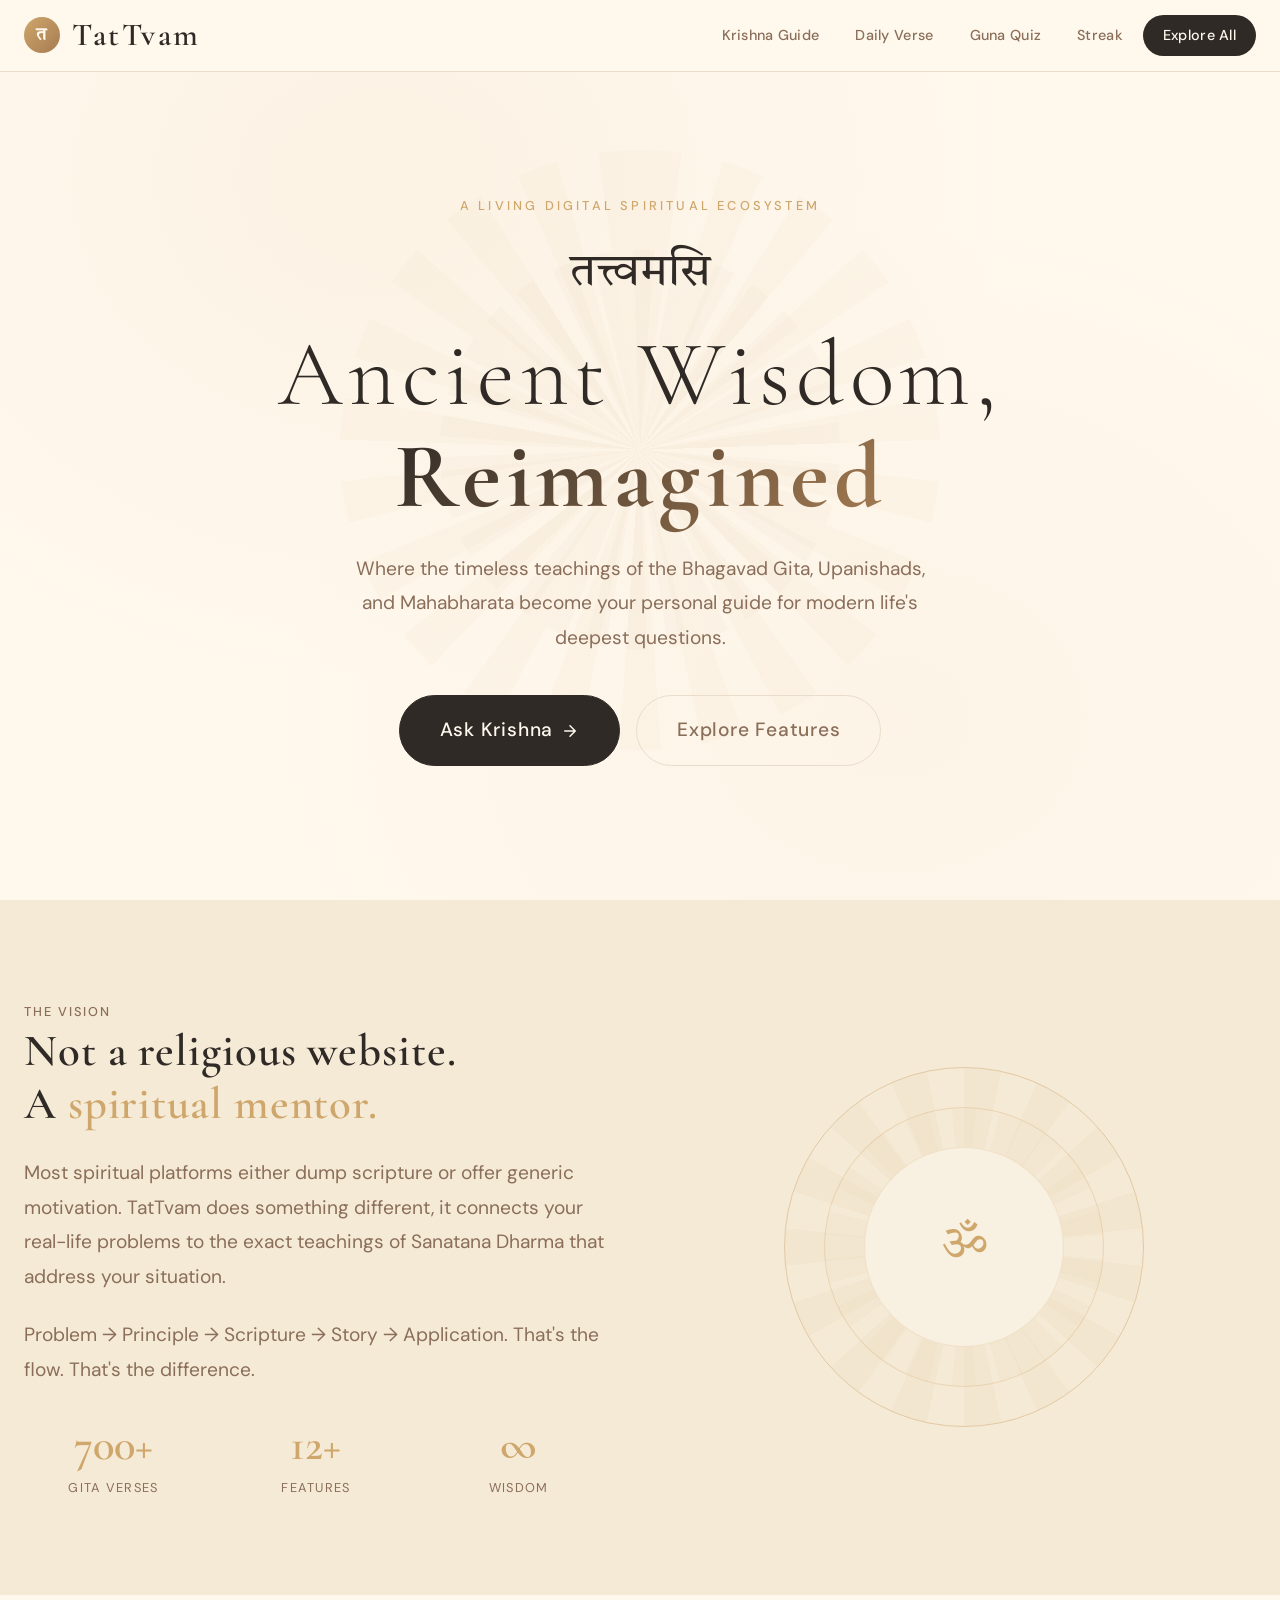
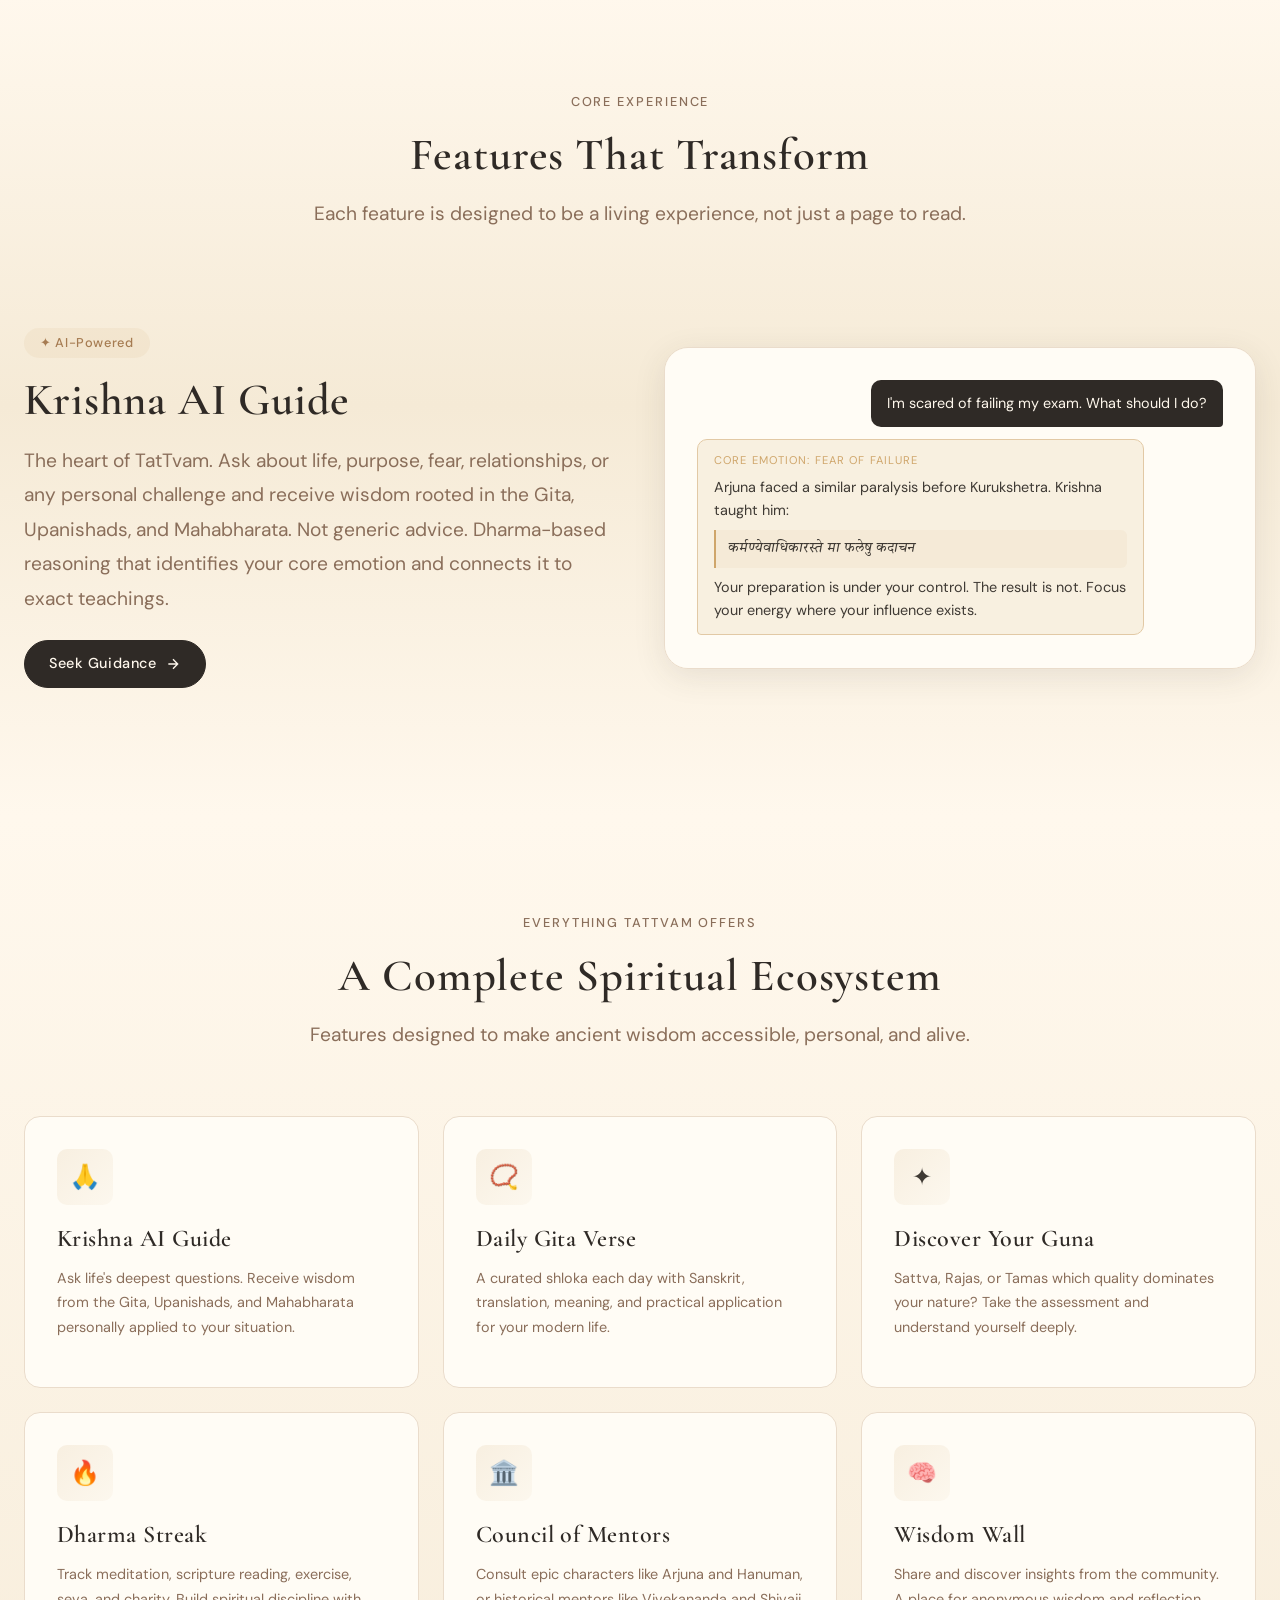
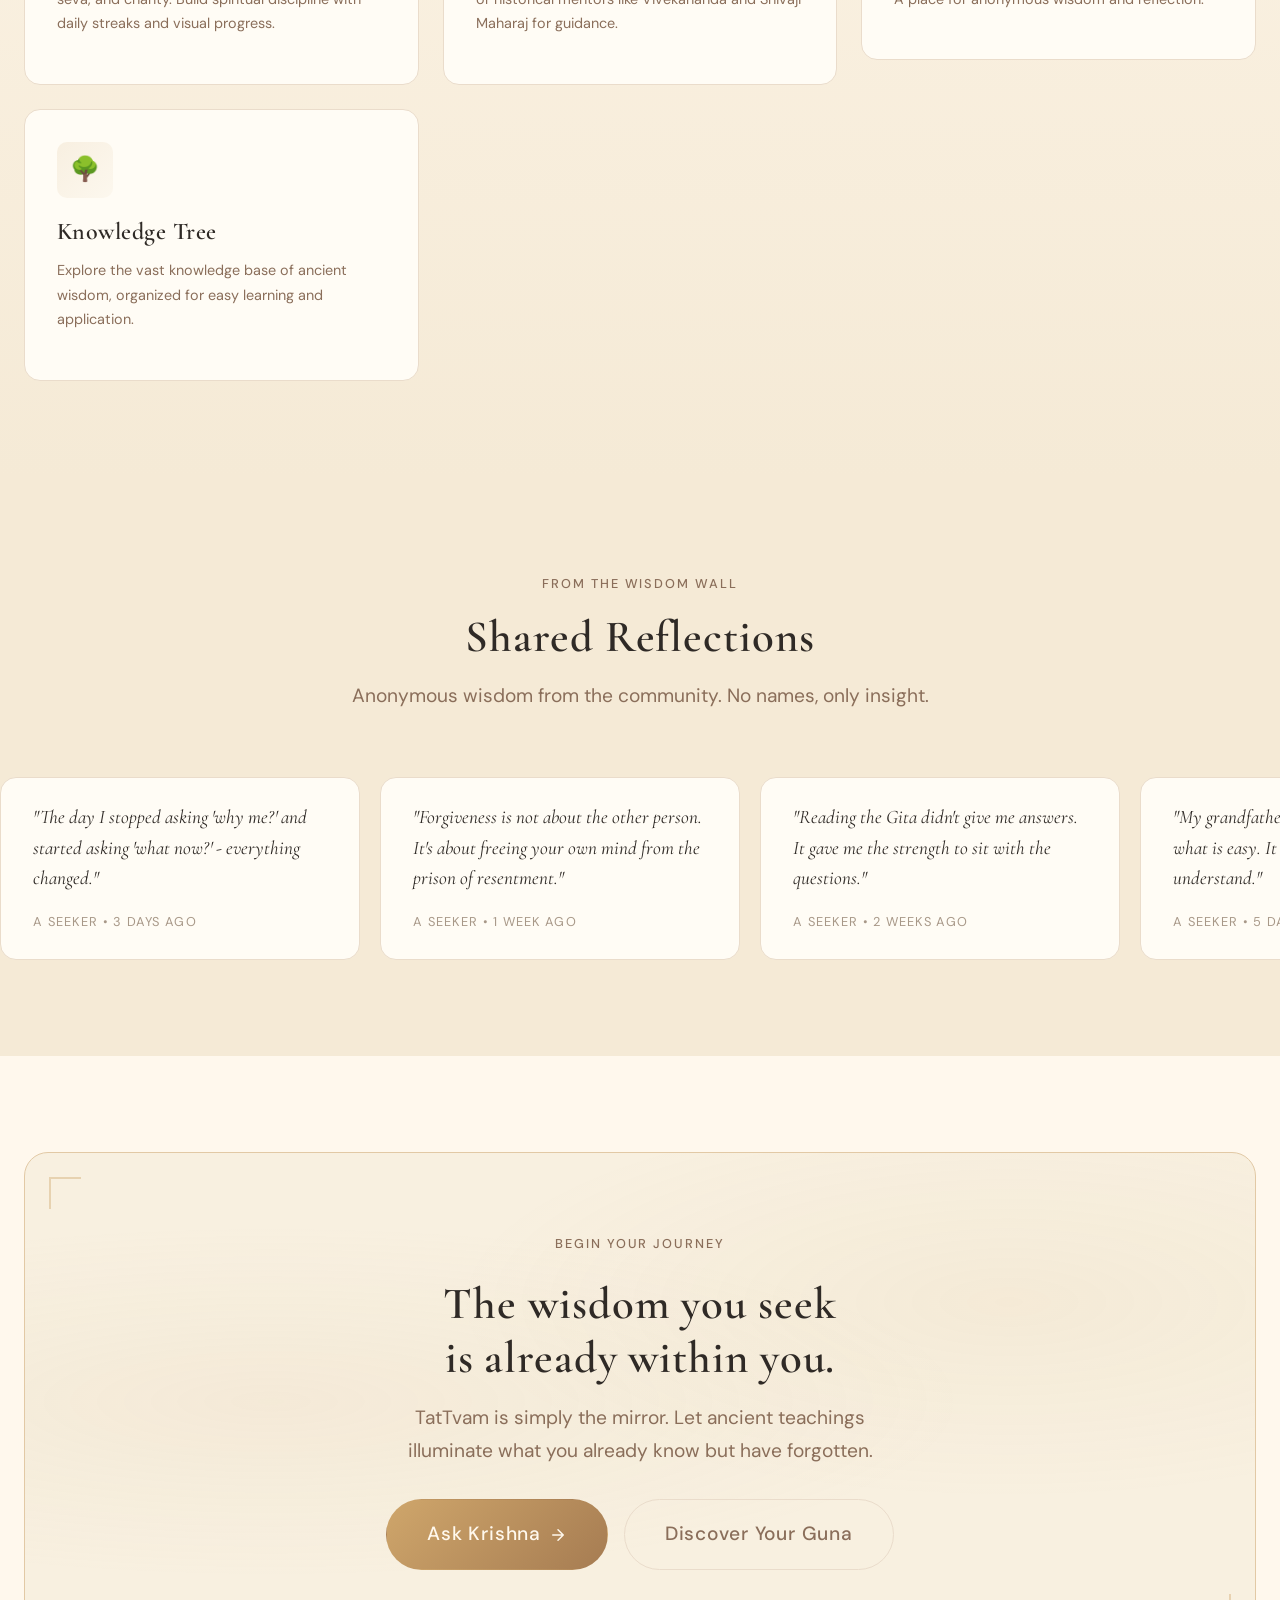
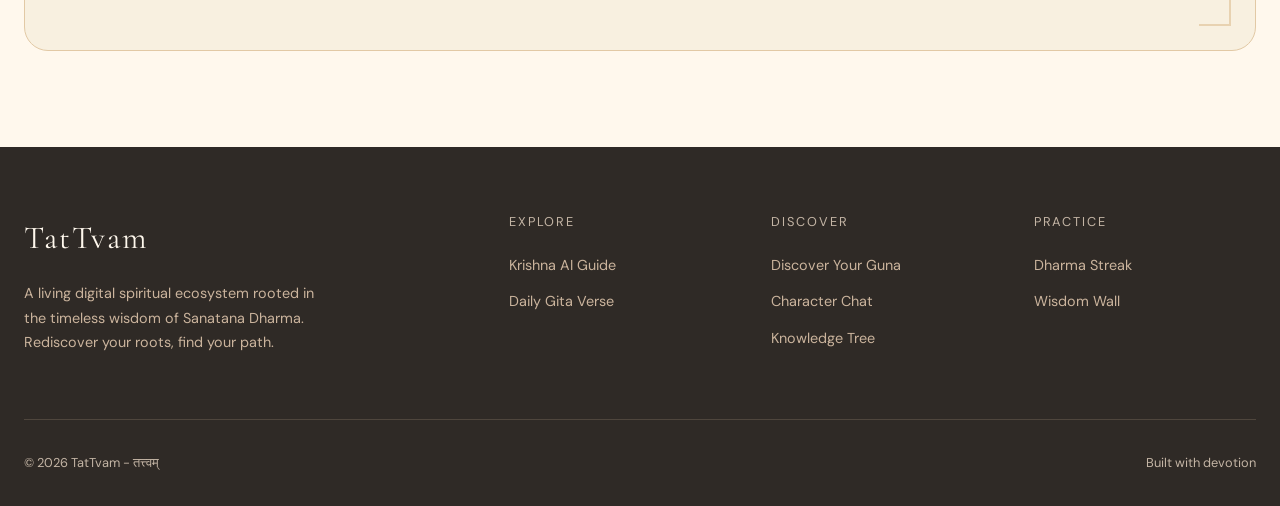
<file: index.html>
<!DOCTYPE html>
<html lang="en">
<head>
  <meta charset="UTF-8">
  <meta name="viewport" content="width=device-width, initial-scale=1.0">
  <title>TatTvam - A Living Digital Spiritual Ecosystem</title>
  <meta name="description" content="Rediscover the timeless wisdom of Sanatana Dharma through AI-powered spiritual guidance, interactive scriptures, and personal growth tools. TatTvam is your spiritual mentor grounded in Hindu philosophy.">
  <link rel="stylesheet" href="css/design-system.css">
  <link rel="stylesheet" href="css/components.css">
  <link rel="stylesheet" href="css/animations.css">
  <link rel="stylesheet" href="css/patterns.css">
  <link rel="stylesheet" href="css/pages/landing.css">
</head>
<body>

  <!-- SVG Filters -->
  <svg style="display:none">
    <filter id="parchment-texture">
      <feTurbulence type="fractalNoise" baseFrequency="0.03" numOctaves="4" seed="1"/>
      <feDiffuseLighting lighting-color="#F8F0E0" surfaceScale="1.5">
        <feDistantLight azimuth="75" elevation="55"/>
      </feDiffuseLighting>
    </filter>
  </svg>

  <!-- Navigation -->
  <nav class="nav" id="mainNav">
    <div class="nav-inner">
      <a href="index.html" class="nav-logo">
        <span class="logo-mark">त</span>
        TatTvam
      </a>
      <div class="nav-links">
        <a href="pages/krishna-guide.html" class="nav-link">Krishna Guide</a>
        <a href="pages/gita-verse.html" class="nav-link">Daily Verse</a>
        <a href="pages/guna-quiz.html" class="nav-link">Guna Quiz</a>
        <a href="pages/dharma-streak.html" class="nav-link">Streak</a>
        <a href="#all-features" class="nav-cta">Explore All</a>
      </div>
      <button class="nav-toggle" id="navToggle" aria-label="Toggle navigation">
        <span></span><span></span><span></span>
      </button>
    </div>
  </nav>

  <div class="mobile-menu" id="mobileMenu">
    <a href="pages/krishna-guide.html" class="nav-link">Krishna Guide</a>
    <a href="pages/gita-verse.html" class="nav-link">Daily Verse</a>
    <a href="pages/guna-quiz.html" class="nav-link">Guna Quiz</a>
    <a href="pages/dharma-streak.html" class="nav-link">Streak</a>
    <a href="pages/character-chat.html" class="nav-link">Character Chat</a>
    <a href="pages/knowledge-tree.html" class="nav-link">Knowledge Tree</a>
    <a href="pages/wisdom-wall.html" class="nav-link">Wisdom Wall</a>
  </div>

  <!-- ============ HERO ============ -->
  <section class="hero" id="hero">
    <div class="hero-mandala"></div>
    <div class="hero-mandala-inner"></div>

    <div class="hero-content">
      <span class="hero-label">A Living Digital Spiritual Ecosystem</span>

      <div class="hero-shloka">
        तत्त्वमसि
      </div>

      <h1 class="hero-title">
        Ancient Wisdom,<br><strong>Reimagined</strong>
      </h1>

      <p class="hero-subtitle">
        Where the timeless teachings of the Bhagavad Gita, Upanishads, and Mahabharata
        become your personal guide for modern life's deepest questions.
      </p>

      <div class="hero-actions">
        <a href="pages/krishna-guide.html" class="btn btn-primary btn-xl btn-round">
          Ask Krishna
          <svg width="18" height="18" viewBox="0 0 24 24" fill="none" stroke="currentColor" stroke-width="2" stroke-linecap="round" stroke-linejoin="round"><path d="M5 12h14M12 5l7 7-7 7"/></svg>
        </a>
        <a href="#features" class="btn btn-ghost btn-xl btn-round">
          Explore Features
        </a>
      </div>
    </div>
  </section>

  <!-- ============ PHILOSOPHY ============ -->
  <section class="philosophy-section">
    <div class="container">
      <div class="philosophy-grid reveal">
        <div class="philosophy-text">
          <span class="text-label">The Vision</span>
          <h2>Not a religious website.<br>A <span class="text-gold">spiritual mentor.</span></h2>
          <p>
            Most spiritual platforms either dump scripture or offer generic motivation.
            TatTvam does something different, it connects your real-life problems to the
            exact teachings of Sanatana Dharma that address your situation.
          </p>
          <p>
            Problem → Principle → Scripture → Story → Application.
            That's the flow. That's the difference.
          </p>

          <div class="philosophy-stats">
            <div class="stat-item">
              <div class="stat-number">700+</div>
              <div class="stat-label">Gita Verses</div>
            </div>
            <div class="stat-item">
              <div class="stat-number">12+</div>
              <div class="stat-label">Features</div>
            </div>
            <div class="stat-item">
              <div class="stat-number">∞</div>
              <div class="stat-label">Wisdom</div>
            </div>
          </div>
        </div>

        <div class="philosophy-visual">
          <div class="philosophy-mandala-wrapper">
            <div class="mandala-outer"></div>
            <div class="mandala-middle"></div>
            <div class="mandala-inner">
              <span class="mandala-center-text">ॐ</span>
            </div>
          </div>
        </div>
      </div>
    </div>
  </section>

  <!-- ============ CORE FEATURES HIGHLIGHT ============ -->
  <section class="core-features-section" id="features">
    <div class="container">

      <div class="features-header reveal">
        <span class="text-label">Core Experience</span>
        <h2>Features That Transform</h2>
        <p>Each feature is designed to be a living experience, not just a page to read.</p>
      </div>

      <!-- Krishna AI Guide -->
      <div class="core-feature-row reveal">
        <div class="core-feature-text">
          <span class="core-feature-badge">✦ AI-Powered</span>
          <h3>Krishna AI Guide</h3>
          <p>
            The heart of TatTvam. Ask about life, purpose, fear, relationships, or any personal challenge and receive wisdom rooted in the Gita, Upanishads, and Mahabharata.
            Not generic advice. Dharma-based reasoning that identifies your core
            emotion and connects it to exact teachings.
          </p>
          <a href="pages/krishna-guide.html" class="btn btn-primary btn-round">
            Seek Guidance
            <svg width="16" height="16" viewBox="0 0 24 24" fill="none" stroke="currentColor" stroke-width="2"><path d="M5 12h14M12 5l7 7-7 7"/></svg>
          </a>
        </div>
        <div class="core-feature-preview reveal-right">
          <div class="core-feature-preview-inner">
            <div class="mini-chat">
              <div class="mini-chat-bubble mini-chat-user">
                I'm scared of failing my exam. What should I do?
              </div>
              <div class="mini-chat-bubble mini-chat-ai">
                <div style="font-size: 0.7rem; text-transform: uppercase; letter-spacing: 0.1em; color: var(--color-gold); margin-bottom: 6px;">Core Emotion: Fear of Failure</div>
                Arjuna faced a similar paralysis before Kurukshetra. Krishna taught him:
                <div style="background: rgba(207,166,107,0.08); border-left: 2px solid var(--color-gold); padding: 8px 12px; margin: 8px 0; border-radius: 0 6px 6px 0; font-family: var(--font-sanskrit); font-style: italic; font-size: 0.85rem;">
                  कर्मण्येवाधिकारस्ते मा फलेषु कदाचन
                </div>
                Your preparation is under your control. The result is not. Focus your energy where your influence exists.
              </div>
            </div>
          </div>
        </div>
      </div>
    </div>
  </section>

  <!-- ============ ALL FEATURES GRID ============ -->
  <section class="features-section bg-gradient-warm" id="all-features">
    <div class="container">

      <div class="features-header reveal">
        <span class="text-label">Everything TatTvam Offers</span>
        <h2>A Complete Spiritual Ecosystem</h2>
        <p>Features designed to make ancient wisdom accessible, personal, and alive.</p>
      </div>

      <div class="features-grid stagger">
        <a href="pages/krishna-guide.html" class="feature-card-link reveal">
          <div class="card-feature">
            <div class="card-icon">🙏</div>
            <h4 class="card-title">Krishna AI Guide</h4>
            <p class="card-desc">Ask life's deepest questions. Receive wisdom from the Gita, Upanishads, and Mahabharata personally applied to your situation.</p>
          </div>
        </a>

        <a href="pages/gita-verse.html" class="feature-card-link reveal">
          <div class="card-feature">
            <div class="card-icon">📿</div>
            <h4 class="card-title">Daily Gita Verse</h4>
            <p class="card-desc">A curated shloka each day with Sanskrit, translation, meaning, and practical application for your modern life.</p>
          </div>
        </a>
        <a href="pages/guna-quiz.html" class="feature-card-link reveal">
          <div class="card-feature">
            <div class="card-icon">✦</div>
            <h4 class="card-title">Discover Your Guna</h4>
            <p class="card-desc">Sattva, Rajas, or Tamas which quality dominates your nature? Take the assessment and understand yourself deeply.</p>
          </div>
        </a>
        <a href="pages/dharma-streak.html" class="feature-card-link reveal">
          <div class="card-feature">
            <div class="card-icon">🔥</div>
            <h4 class="card-title">Dharma Streak</h4>
            <p class="card-desc">Track meditation, scripture reading, exercise, seva, and charity. Build spiritual discipline with daily streaks and visual progress.</p>
          </div>
        </a>

        <a href="pages/character-chat.html" class="feature-card-link reveal">
          <div class="card-feature">
            <div class="card-icon">🏛️</div>
            <h4 class="card-title">Council of Mentors</h4>
            <p class="card-desc">Consult epic characters like Arjuna and Hanuman, or historical mentors like Vivekananda and Shivaji Maharaj for guidance.</p>
          </div>
        </a>

        
        <a href="pages/wisdom-wall.html" class="feature-card-link reveal">
          <div class="card-feature">
            <div class="card-icon">🧠</div>
            <h4 class="card-title">Wisdom Wall</h4>
            <p class="card-desc">Share and discover insights from the community. A place for anonymous wisdom and reflection.</p>
          </div>
        </a>

        
        <a href="pages/knowledge-tree.html" class="feature-card-link reveal">
          <div class="card-feature">
            <div class="card-icon">🌳</div>
            <h4 class="card-title">Knowledge Tree</h4>
            <p class="card-desc">Explore the vast knowledge base of ancient wisdom, organized for easy learning and application.</p>
          </div>
        </a>
    </div>
  </section>

  <!-- ============ WISDOM WALL PREVIEW ============ -->
  <section class="wisdom-preview">
    <div class="container" style="margin-bottom: var(--space-8);">
      <div class="features-header reveal">
        <span class="text-label">From the Wisdom Wall</span>
        <h2>Shared Reflections</h2>
        <p>Anonymous wisdom from the community. No names, only insight.</p>
      </div>
    </div>

    <div class="wisdom-scroll">
      <div class="wisdom-preview-card">
        <p>"The day I stopped asking 'why me?' and started asking 'what now?' - everything changed."</p>
        <span class="wisdom-meta">A seeker • 3 days ago</span>
      </div>
      <div class="wisdom-preview-card">
        <p>"Forgiveness is not about the other person. It's about freeing your own mind from the prison of resentment."</p>
        <span class="wisdom-meta">A seeker • 1 week ago</span>
      </div>
      <div class="wisdom-preview-card">
        <p>"Reading the Gita didn't give me answers. It gave me the strength to sit with the questions."</p>
        <span class="wisdom-meta">A seeker • 2 weeks ago</span>
      </div>
      <div class="wisdom-preview-card">
        <p>"My grandfather said: 'Dharma is not what is easy. It is what is right.' I finally understand."</p>
        <span class="wisdom-meta">A seeker • 5 days ago</span>
      </div>
      <div class="wisdom-preview-card">
        <p>"I used to think detachment meant not caring. Now I know it means caring without clinging."</p>
        <span class="wisdom-meta">A seeker • 4 days ago</span>
      </div>
      <div class="wisdom-preview-card">
        <p>"The biggest battle is not outside. It's the one between who you are and who you're afraid to become."</p>
        <span class="wisdom-meta">A seeker • 1 week ago</span>
      </div>
      <div class="wisdom-preview-card">
        <p>"Meditation taught me that silence is not empty. It's full of answers you're too busy to hear."</p>
        <span class="wisdom-meta">A seeker • 6 days ago</span>
      </div>
      <div class="wisdom-preview-card">
        <p>"Serve without counting. Give without remembering. Receive without forgetting. That is Karma Yoga."</p>
        <span class="wisdom-meta">A seeker • 2 days ago</span>
      </div>
      <!-- Duplicate for infinite scroll -->
      <div class="wisdom-preview-card">
        <p>"The day I stopped asking 'why me?' and started asking 'what now?' - everything changed."</p>
        <span class="wisdom-meta">A seeker • 3 days ago</span>
      </div>
      <div class="wisdom-preview-card">
        <p>"Forgiveness is not about the other person. It's about freeing your own mind from the prison of resentment."</p>
        <span class="wisdom-meta">A seeker • 1 week ago</span>
      </div>
      <div class="wisdom-preview-card">
        <p>"Reading the Gita didn't give me answers. It gave me the strength to sit with the questions."</p>
        <span class="wisdom-meta">A seeker • 2 weeks ago</span>
      </div>
      <div class="wisdom-preview-card">
        <p>"My grandfather said: 'Dharma is not what is easy. It is what is right.' I finally understand."</p>
        <span class="wisdom-meta">A seeker • 5 days ago</span>
      </div>
      <div class="wisdom-preview-card">
        <p>"I used to think detachment meant not caring. Now I know it means caring without clinging."</p>
        <span class="wisdom-meta">A seeker • 4 days ago</span>
      </div>
      <div class="wisdom-preview-card">
        <p>"The biggest battle is not outside. It's the one between who you are and who you're afraid to become."</p>
        <span class="wisdom-meta">A seeker • 1 week ago</span>
      </div>
      <div class="wisdom-preview-card">
        <p>"Meditation taught me that silence is not empty. It's full of answers you're too busy to hear."</p>
        <span class="wisdom-meta">A seeker • 6 days ago</span>
      </div>
      <div class="wisdom-preview-card">
        <p>"Serve without counting. Give without remembering. Receive without forgetting. That is Karma Yoga."</p>
        <span class="wisdom-meta">A seeker • 2 days ago</span>
      </div>
    </div>
  </section>

  <!-- ============ CTA ============ -->
  <section class="cta-section">
    <div class="container">
      <div class="cta-card reveal-scale">
        <span class="text-label" style="margin-bottom: var(--space-6); display: block;">Begin Your Journey</span>
        <h2>The wisdom you seek<br>is already within you.</h2>
        <p>TatTvam is simply the mirror. Let ancient teachings illuminate what you already know but have forgotten.</p>
        <div style="display: flex; gap: var(--space-4); justify-content: center; flex-wrap: wrap;">
          <a href="pages/krishna-guide.html" class="btn btn-gold btn-xl btn-round">
            Ask Krishna
            <svg width="18" height="18" viewBox="0 0 24 24" fill="none" stroke="currentColor" stroke-width="2" stroke-linecap="round" stroke-linejoin="round"><path d="M5 12h14M12 5l7 7-7 7"/></svg>
          </a>
          <a href="pages/guna-quiz.html" class="btn btn-ghost btn-xl btn-round">
            Discover Your Guna
          </a>
        </div>
      </div>
    </div>
  </section>

  <!-- ============ FOOTER ============ -->
  <footer class="footer">
    <div class="container">
      <div class="footer-grid">
        <div>
          <div class="footer-brand">TatTvam</div>
          <p class="footer-desc">A living digital spiritual ecosystem rooted in the timeless wisdom of Sanatana Dharma. Rediscover your roots, find your path.</p>
        </div>
        <div>
          <div class="footer-heading">Explore</div>
          <div class="footer-links">
            <a href="pages/krishna-guide.html">Krishna AI Guide</a>
            <a href="pages/gita-verse.html">Daily Gita Verse</a>
          </div>
        </div>
        <div>
          <div class="footer-heading">Discover</div>
          <div class="footer-links">
            <a href="pages/guna-quiz.html">Discover Your Guna</a>
            <a href="pages/character-chat.html">Character Chat</a>
            <a href="pages/knowledge-tree.html">Knowledge Tree</a>
          </div>
        </div>
        <div>
          <div class="footer-heading">Practice</div>
          <div class="footer-links">
            <a href="pages/dharma-streak.html">Dharma Streak</a>
            <a href="pages/wisdom-wall.html">Wisdom Wall</a>
          </div>
        </div>
      </div>
      <div class="footer-bottom">
        <span>© 2026 TatTvam - तत्त्वम्</span>
        <span>Built with devotion</span>
      </div>
    </div>
  </footer>

  <script src="js/app.js"></script>
</body>
</html>
</file>
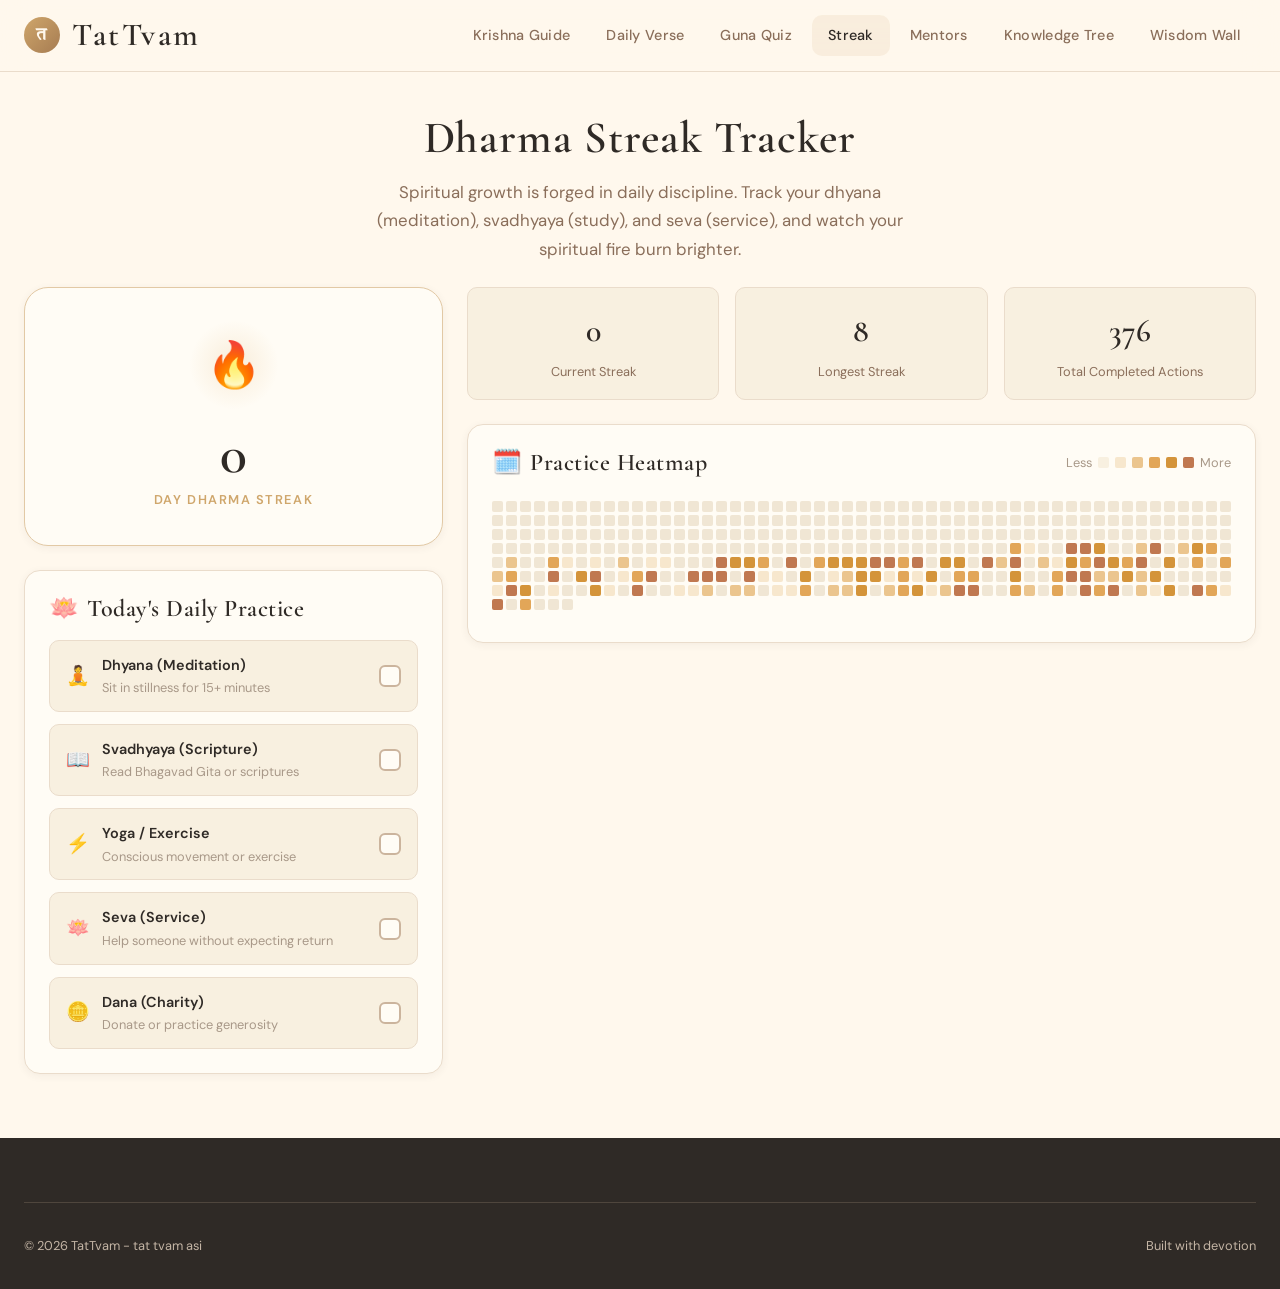
<file: pages/dharma-streak.html>
<!DOCTYPE html>
<html lang="en">
<head>
  <meta charset="UTF-8">
  <meta name="viewport" content="width=device-width, initial-scale=1.0">
  <title>Dharma Streak - Spiritual Habit Tracker - TatTvam</title>
  <meta name="description" content="Track your spiritual practices (Dhyana, Svadhyaya, Seva, Charity) and build consistency. Stay motivated with streaks and see your growth on the calendar heatmap.">
  <link rel="stylesheet" href="../css/design-system.css">
  <link rel="stylesheet" href="../css/components.css">
  <link rel="stylesheet" href="../css/animations.css">
  <link rel="stylesheet" href="../css/patterns.css">
  <link rel="stylesheet" href="../css/pages/dharma-streak.css">
</head>
<body class="streak-page">

  <!-- SVG Filters for parchment texture -->
  <svg style="display:none">
    <filter id="parchment-texture">
      <feTurbulence type="fractalNoise" baseFrequency="0.03" numOctaves="4" seed="1"/>
      <feDiffuseLighting lighting-color="#F8F0E0" surfaceScale="1.5">
        <feDistantLight azimuth="75" elevation="55"/>
      </feDiffuseLighting>
    </filter>
  </svg>

  <!-- Navigation -->
  <nav class="nav scrolled" id="mainNav">
    <div class="nav-inner">
      <a href="../index.html" class="nav-logo">
        <span class="logo-mark">त</span>
        TatTvam
      </a>
      <div class="nav-links">
        <a href="krishna-guide.html" class="nav-link">Krishna Guide</a>
        <a href="gita-verse.html" class="nav-link">Daily Verse</a>
        <a href="guna-quiz.html" class="nav-link">Guna Quiz</a>
        <a href="dharma-streak.html" class="nav-link active">Streak</a>
        <a href="character-chat.html" class="nav-link">Mentors</a>
        <a href="knowledge-tree.html" class="nav-link">Knowledge Tree</a>
        <a href="wisdom-wall.html" class="nav-link">Wisdom Wall</a>
      </div>
      <button class="nav-toggle" id="navToggle" aria-label="Toggle navigation">
        <span></span><span></span><span></span>
      </button>
    </div>
  </nav>

  <div class="mobile-menu" id="mobileMenu">
    <a href="krishna-guide.html" class="nav-link">Krishna Guide</a>
    <a href="gita-verse.html" class="nav-link">Daily Verse</a>
    <a href="guna-quiz.html" class="nav-link">Guna Quiz</a>
    <a href="dharma-streak.html" class="nav-link active">Streak</a>
    <a href="character-chat.html" class="nav-link">Mentors</a>
    <a href="knowledge-tree.html" class="nav-link">Knowledge Tree</a>
    <a href="wisdom-wall.html" class="nav-link">Wisdom Wall</a>
  </div>

  <!-- Header -->
  <header class="streak-header reveal">
    <h1>Dharma Streak Tracker</h1>
    <p>Spiritual growth is forged in daily discipline. Track your dhyana (meditation), svadhyaya (study), and seva (service), and watch your spiritual fire burn brighter.</p>
  </header>

  <!-- Main Body -->
  <main class="streak-body container">
    
    <!-- Left Column: Input and Stats -->
    <section class="streak-left reveal-left">
      <!-- Streak Counter Card -->
      <div class="streak-counter-card">
        <div class="streak-flame-container">🔥</div>
        <div class="streak-number-huge" id="streakNumber">0</div>
        <span class="streak-label-sub">Day Dharma Streak</span>
      </div>

      <!-- Checklist Card -->
      <div class="habit-card">
        <h2 class="card-title-sec">
          <span>🪷</span> Today's Daily Practice
        </h2>
        <div class="habit-list" id="habitList">
          <!-- Populated dynamically -->
        </div>
      </div>
    </section>

    <!-- Right Column: Heatmap Calendar & Logs -->
    <section class="streak-right reveal-right">
      
      <!-- Stats Summary Row -->
      <div class="streak-stats-grid">
        <div class="streak-stat-box">
          <div class="stat-value" id="currentStreakVal">0</div>
          <div class="stat-label">Current Streak</div>
        </div>
        <div class="streak-stat-box">
          <div class="stat-value" id="longestStreakVal">0</div>
          <div class="stat-label">Longest Streak</div>
        </div>
        <div class="streak-stat-box">
          <div class="stat-value" id="totalCompletedVal">0</div>
          <div class="stat-label">Total Completed Actions</div>
        </div>
      </div>

      <!-- Heatmap Card -->
      <div class="heatmap-card">
        <div class="heatmap-header">
          <h2 class="card-title-sec" style="margin-bottom: 0;">
            <span>🗓️</span> Practice Heatmap
          </h2>
          <div class="heatmap-legend">
            <span>Less</span>
            <div class="legend-box" style="background-color: var(--color-parchment);"></div>
            <div class="legend-box" style="background-color: #F7E7CD;"></div>
            <div class="legend-box" style="background-color: #EBC58E;"></div>
            <div class="legend-box" style="background-color: #E2A658;"></div>
            <div class="legend-box" style="background-color: #D4943A;"></div>
            <div class="legend-box" style="background-color: #C07850;"></div>
            <span>More</span>
          </div>
        </div>

        <div class="heatmap-grid-container">
          <div class="heatmap-grid" id="heatmapGrid">
            <!-- Heatmap cells drawn dynamically -->
          </div>
        </div>
      </div>
    </section>

  </main>

  <footer class="footer">
    <div class="container">
      <div class="footer-bottom">
        <span>© 2026 TatTvam - tat tvam asi</span>
        <span>Built with devotion</span>
      </div>
    </div>
  </footer>

  <script src="../js/app.js"></script>
  <script src="../js/dharma-streak.js"></script>
</body>
</html>
</file>
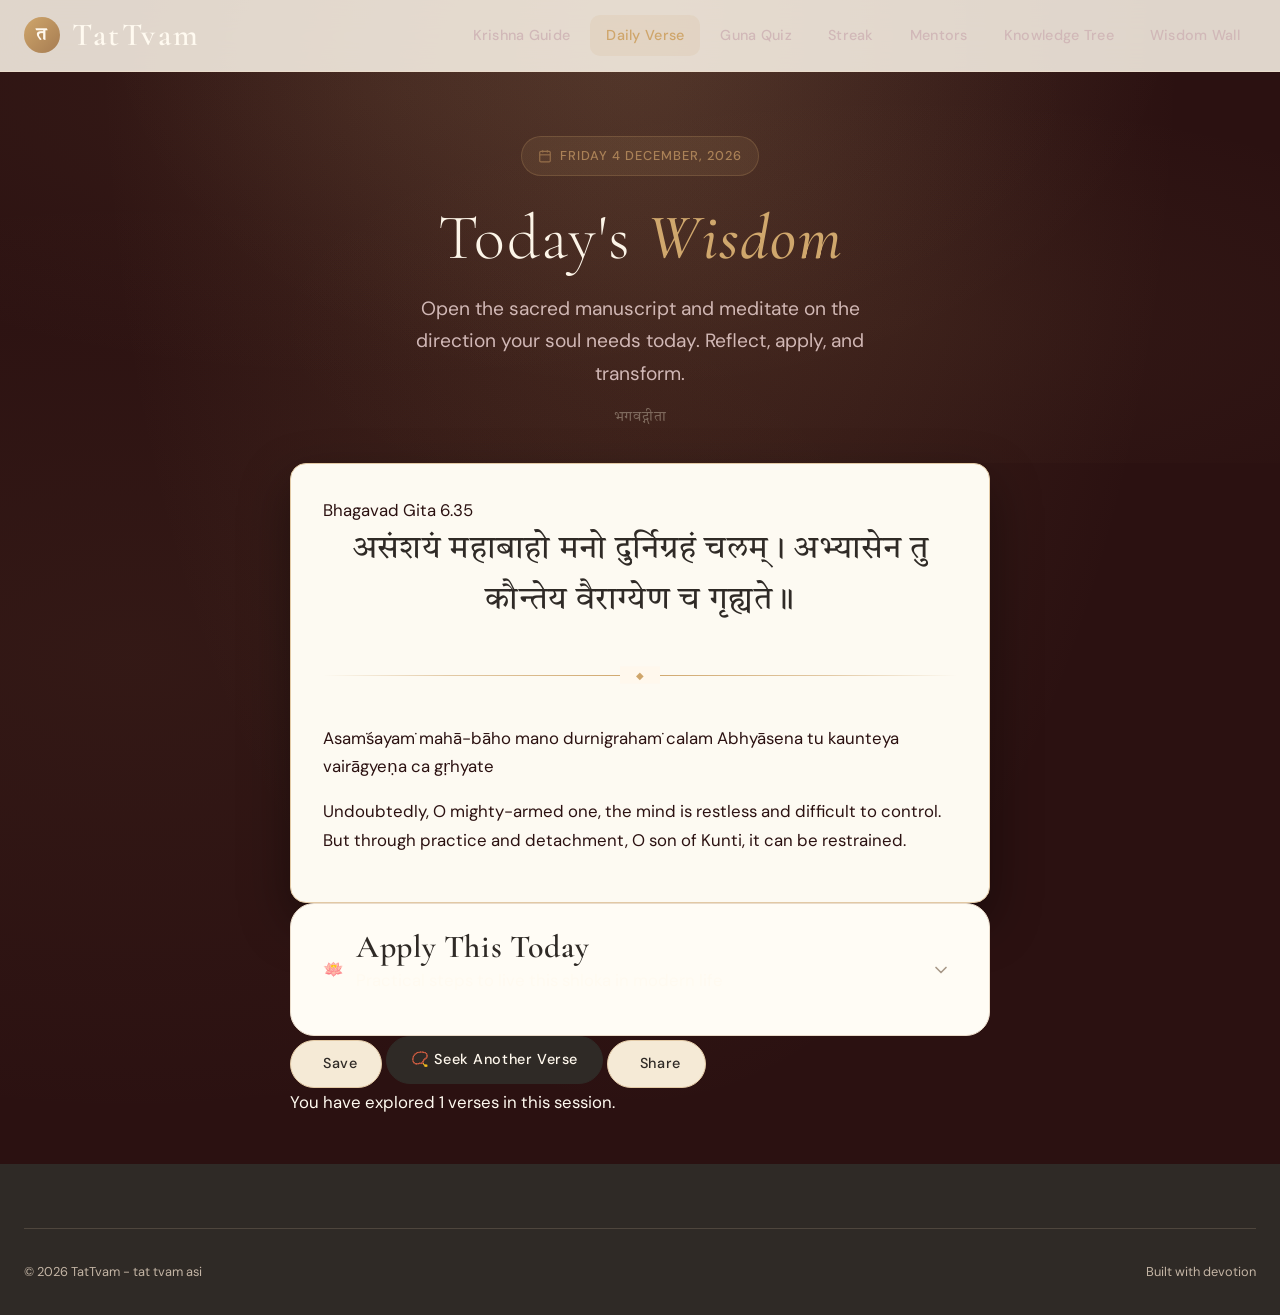
<file: pages/gita-verse.html>
<!DOCTYPE html>
<html lang="en">
<head>
  <meta charset="UTF-8">
  <meta name="viewport" content="width=device-width, initial-scale=1.0">
  <title>Daily Gita Verse - TatTvam</title>
  <meta name="description" content="Receive a daily spiritual message from the Bhagavad Gita. Real shlokas in Sanskrit with transliteration, translation, meaning, and practical applications.">
  <link rel="stylesheet" href="../css/design-system.css">
  <link rel="stylesheet" href="../css/components.css">
  <link rel="stylesheet" href="../css/animations.css">
  <link rel="stylesheet" href="../css/patterns.css">
  <link rel="stylesheet" href="../css/pages/gita-verse.css">
</head>
<body class="verse-page">

  <!-- SVG Filters for parchment texture -->
  <svg style="display:none">
    <filter id="parchment-texture">
      <feTurbulence type="fractalNoise" baseFrequency="0.03" numOctaves="4" seed="1"/>
      <feDiffuseLighting lighting-color="#F8F0E0" surfaceScale="1.5">
        <feDistantLight azimuth="75" elevation="55"/>
      </feDiffuseLighting>
    </filter>
  </svg>

  <!-- Navigation -->
  <nav class="nav scrolled" id="mainNav">
    <div class="nav-inner">
      <a href="../index.html" class="nav-logo">
        <span class="logo-mark">त</span>
        TatTvam
      </a>
      <div class="nav-links">
        <a href="krishna-guide.html" class="nav-link">Krishna Guide</a>
        <a href="gita-verse.html" class="nav-link active">Daily Verse</a>
        <a href="guna-quiz.html" class="nav-link">Guna Quiz</a>
        <a href="dharma-streak.html" class="nav-link">Streak</a>
        <a href="character-chat.html" class="nav-link">Mentors</a>
        <a href="knowledge-tree.html" class="nav-link">Knowledge Tree</a>
        <a href="wisdom-wall.html" class="nav-link">Wisdom Wall</a>
      </div>
      <button class="nav-toggle" id="navToggle" aria-label="Toggle navigation">
        <span></span><span></span><span></span>
      </button>
    </div>
  </nav>

  <div class="mobile-menu" id="mobileMenu">
    <a href="krishna-guide.html" class="nav-link">Krishna Guide</a>
    <a href="gita-verse.html" class="nav-link active">Daily Verse</a>
    <a href="guna-quiz.html" class="nav-link">Guna Quiz</a>
    <a href="dharma-streak.html" class="nav-link">Streak</a>
    <a href="character-chat.html" class="nav-link">Mentors</a>
    <a href="knowledge-tree.html" class="nav-link">Knowledge Tree</a>
    <a href="wisdom-wall.html" class="nav-link">Wisdom Wall</a>
  </div>

  <!-- Hero / Header -->
  <header class="gita-hero reveal">
    <div class="hero-eyebrow">
      <span class="date-badge">
        <svg viewBox="0 0 24 24" fill="none" stroke="currentColor" stroke-width="2">
          <rect x="3" y="4" width="18" height="18" rx="2" ry="2"></rect>
          <line x1="16" y1="2" x2="16" y2="6"></line>
          <line x1="8" y1="2" x2="8" y2="6"></line>
          <line x1="3" y1="10" x2="21" y2="10"></line>
        </svg>
        <span id="dateDisplay">Sunday, June 14, 2026</span>
      </span>
    </div>
    <h1>Today's <em>Wisdom</em></h1>
    <p class="hero-subtitle">Open the sacred manuscript and meditate on the direction your soul needs today. Reflect, apply, and transform.</p>
    <div class="hero-sanskrit-watermark">भगवद्गीता</div>
  </header>

  <!-- Main Content -->
  <main class="container">
    <div style="max-width: 700px; margin: 0 auto; padding-bottom: var(--space-12);">
      
      <!-- Verse Card Container -->
      <div class="verse-card-wrapper reveal-scale" id="verseCardWrapper">
        <div class="verse-card-outer">
          <div class="verse-card-inner card-manuscript">
            <!-- Ornate Corner Decorations -->
            <div class="corner-decoration top-left"></div>
            <div class="corner-decoration top-right"></div>
            <div class="corner-decoration bottom-left"></div>
            <div class="corner-decoration bottom-right"></div>

            <span class="verse-ref-badge" id="verseRef">Bhagavad Gita 2.47</span>

            <div class="verse-sanskrit-container">
              <p class="text-shloka" id="verseSanskrit">कर्मण्येवाधिकारस्ते मा फलेषु कदाचन ।<br>मा कर्मफलहेतुर्भूर्मा ते सङ्गोऽस्त्वकर्मणि ॥</p>
            </div>

            <div class="divider-temple"></div>

            <p class="text-translit" id="verseTranslit">Karmaṇy evādhikāras te mā phaleṣu kadācana<br>Mā karma-phala-hetur bhūr mā te saṅgo 'stv akarmaṇi</p>

            <p class="text-translation" id="verseEnglish">"You have the right to perform your duty, but you are not entitled to the fruits of your actions. Never consider yourself the cause of the results, and never be attached to inaction."</p>
          </div>
        </div>
      </div>

      <!-- Application Panel -->
      <div class="application-card reveal">
        <div class="application-header" id="applicationHeader">
          <div style="display: flex; align-items: center; gap: var(--space-3);">
            <span class="panel-icon">🪷</span>
            <div>
              <h3>Apply This Today</h3>
              <p>Practical steps to live this shloka in modern life</p>
            </div>
          </div>
          <span class="toggle-icon" id="toggleIcon">
            <svg width="24" height="24" viewBox="0 0 24 24" fill="none" stroke="currentColor" stroke-width="2" stroke-linecap="round" stroke-linejoin="round">
              <polyline points="6 9 12 15 18 9"></polyline>
            </svg>
          </span>
        </div>

        <div class="application-body" id="applicationBody">
          <div class="meaning-section">
            <h4>Deep Meaning</h4>
            <p id="meaningText">This is Krishna's most famous teaching - the philosophy of Nishkama Karma. Detach from outcomes, not from effort. Work becomes worship when we release our grip on results.</p>
          </div>
          
          <div class="practice-section">
            <h4>Your Action Steps</h4>
            <div class="practice-steps" id="practiceSteps">
              <!-- Dynamically populated -->
            </div>
          </div>
        </div>
      </div>

      <!-- Action Buttons -->
      <div class="actions-row reveal">
        <button class="btn btn-secondary btn-round" id="bookmarkBtn">
          <svg viewBox="0 0 24 24" fill="none" stroke="currentColor" stroke-width="2"><path d="M19 21l-7-5-7 5V5a2 2 0 0 1 2-2h10a2 2 0 0 1 2 2z"/></svg>
          Save
        </button>

        <button class="btn btn-primary btn-round" id="newVerseBtn">
          📿 Seek Another Verse
        </button>

        <button class="btn btn-secondary btn-round" id="shareBtn">
          <svg viewBox="0 0 24 24" fill="none" stroke="currentColor" stroke-width="2"><circle cx="18" cy="5" r="3"></circle><circle cx="6" cy="12" r="3"></circle><circle cx="18" cy="19" r="3"></circle><line x1="8.59" y1="13.51" x2="15.42" y2="17.49"></line><line x1="15.41" y1="6.51" x2="8.59" y2="10.49"></line></svg>
          Share
        </button>
      </div>

      <!-- Stats Footer Info -->
      <div class="verses-counter-info reveal">
        You have explored <span id="verseCount">1</span> verses in this session.
      </div>

    </div>
  </main>

  <!-- Toast Notification -->
  <div class="toast" id="toast">Verse copied to clipboard ✦</div>

  <footer class="footer">
    <div class="container">
      <div class="footer-bottom">
        <span>© 2026 TatTvam - tat tvam asi</span>
        <span>Built with devotion</span>
      </div>
    </div>
  </footer>

  <script src="../js/app.js"></script>
  <script src="../js/gita-verse.js"></script>
</body>
</html>
</file>
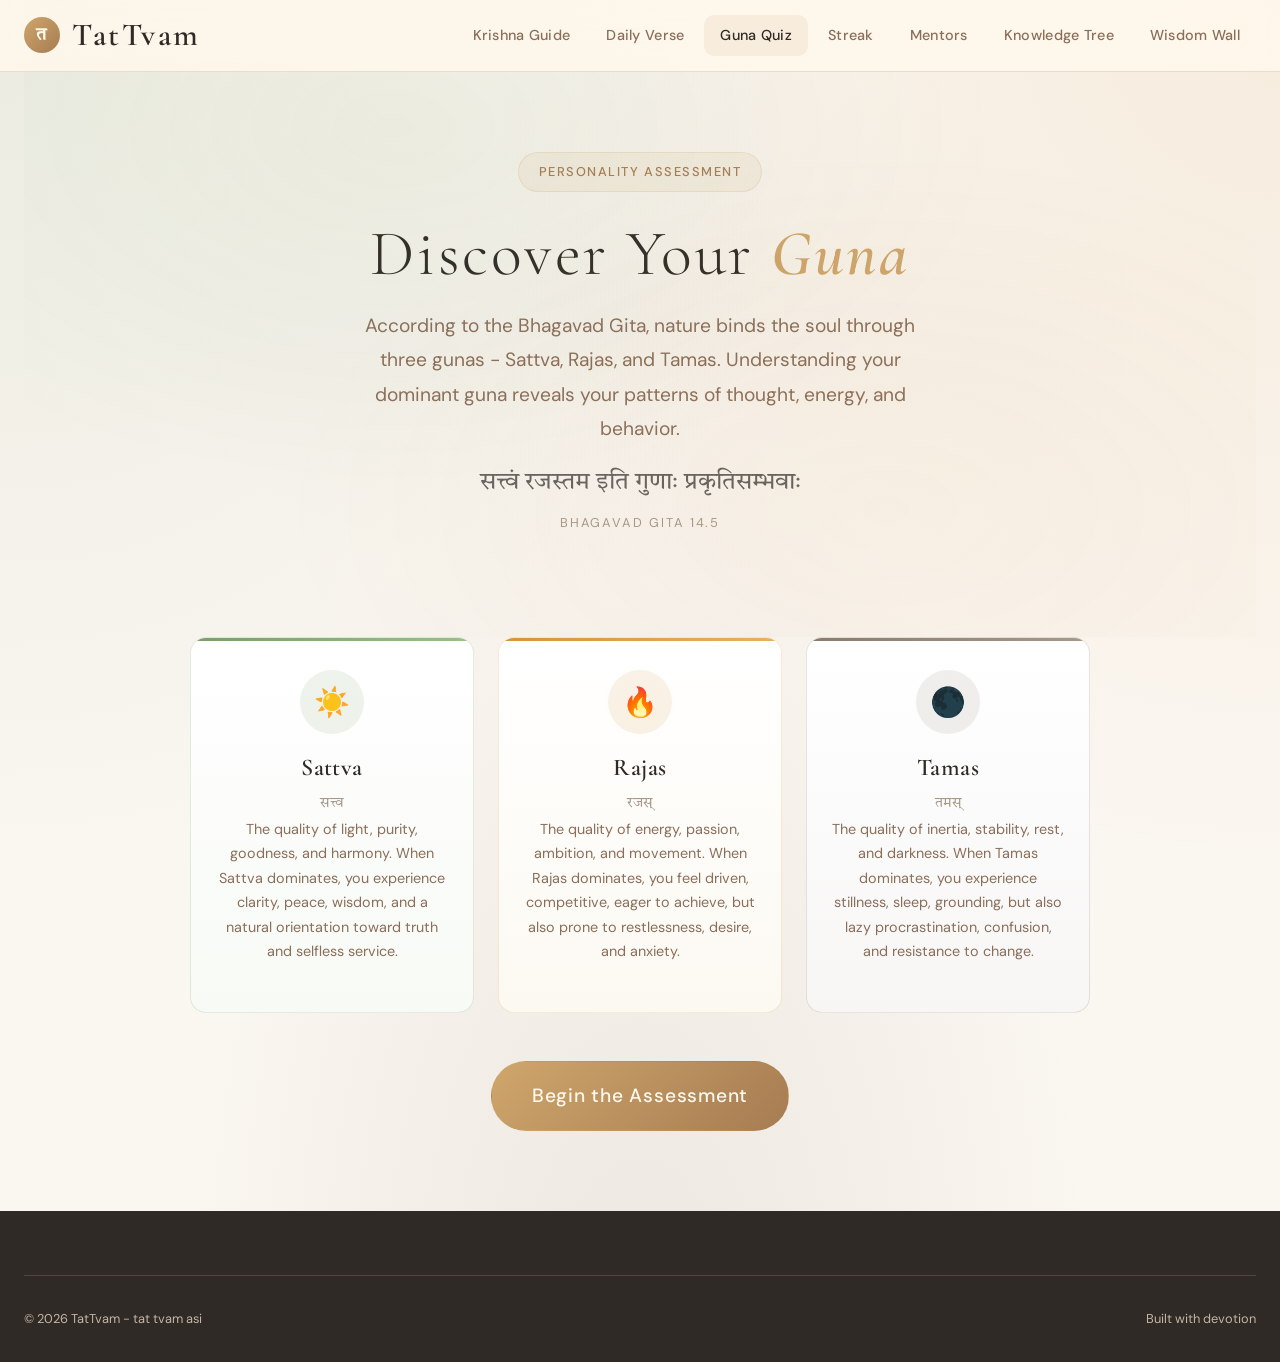
<file: pages/guna-quiz.html>
<!DOCTYPE html>
<html lang="en">
<head>
  <meta charset="UTF-8">
  <meta name="viewport" content="width=device-width, initial-scale=1.0">
  <title>Discover Your Guna - TatTvam</title>
  <meta name="description" content="Assess your spiritual personality and find out if Sattva (purity), Rajas (passion), or Tamas (inertia) dominates your nature. Based on the Bhagavad Gita.">
  <link rel="stylesheet" href="../css/design-system.css">
  <link rel="stylesheet" href="../css/components.css">
  <link rel="stylesheet" href="../css/animations.css">
  <link rel="stylesheet" href="../css/patterns.css">
  <link rel="stylesheet" href="../css/pages/guna-quiz.css">
</head>
<body class="guna-page">

  <!-- SVG Filters for parchment texture -->
  <svg style="display:none">
    <filter id="parchment-texture">
      <feTurbulence type="fractalNoise" baseFrequency="0.03" numOctaves="4" seed="1"/>
      <feDiffuseLighting lighting-color="#F8F0E0" surfaceScale="1.5">
        <feDistantLight azimuth="75" elevation="55"/>
      </feDiffuseLighting>
    </filter>
  </svg>

  <!-- Navigation -->
  <nav class="nav scrolled" id="mainNav">
    <div class="nav-inner">
      <a href="../index.html" class="nav-logo">
        <span class="logo-mark">त</span>
        TatTvam
      </a>
      <div class="nav-links">
        <a href="krishna-guide.html" class="nav-link">Krishna Guide</a>
        <a href="gita-verse.html" class="nav-link">Daily Verse</a>
        <a href="guna-quiz.html" class="nav-link active">Guna Quiz</a>
        <a href="dharma-streak.html" class="nav-link">Streak</a>
        <a href="character-chat.html" class="nav-link">Mentors</a>
        <a href="knowledge-tree.html" class="nav-link">Knowledge Tree</a>
        <a href="wisdom-wall.html" class="nav-link">Wisdom Wall</a>
      </div>
      <button class="nav-toggle" id="navToggle" aria-label="Toggle navigation">
        <span></span><span></span><span></span>
      </button>
    </div>
  </nav>

  <div class="mobile-menu" id="mobileMenu">
    <a href="krishna-guide.html" class="nav-link">Krishna Guide</a>
    <a href="gita-verse.html" class="nav-link">Daily Verse</a>
    <a href="guna-quiz.html" class="nav-link active">Guna Quiz</a>
    <a href="dharma-streak.html" class="nav-link">Streak</a>
    <a href="character-chat.html" class="nav-link">Mentors</a>
    <a href="knowledge-tree.html" class="nav-link">Knowledge Tree</a>
    <a href="wisdom-wall.html" class="nav-link">Wisdom Wall</a>
  </div>

  <!-- ============ INTRO SECTION ============ -->
  <section class="container" id="introSection" style="padding-bottom: var(--space-20);">
    <div class="guna-hero reveal">
      <span class="hero-label">Personality Assessment</span>
      <h1>Discover Your <em>Guna</em></h1>
      <p class="hero-subtitle">According to the Bhagavad Gita, nature binds the soul through three gunas - Sattva, Rajas, and Tamas. Understanding your dominant guna reveals your patterns of thought, energy, and behavior.</p>
      <div class="hero-shloka">सत्त्वं रजस्तम इति गुणाः प्रकृतिसम्भवाः</div>
      <div class="hero-shloka-ref">Bhagavad Gita 14.5</div>
    </div>

    <!-- The 3 Guna Cards Overview -->
    <div class="guna-cards stagger reveal">
      <div class="guna-card guna-card--sattva">
        <div class="guna-card-icon">☀️</div>
        <h3 class="guna-card-name">Sattva</h3>
        <span class="guna-card-sanskrit">सत्त्व</span>
        <p class="guna-card-desc">The quality of light, purity, goodness, and harmony. When Sattva dominates, you experience clarity, peace, wisdom, and a natural orientation toward truth and selfless service.</p>
      </div>

      <div class="guna-card guna-card--rajas">
        <div class="guna-card-icon">🔥</div>
        <h3 class="guna-card-name">Rajas</h3>
        <span class="guna-card-sanskrit">रजस्</span>
        <p class="guna-card-desc">The quality of energy, passion, ambition, and movement. When Rajas dominates, you feel driven, competitive, eager to achieve, but also prone to restlessness, desire, and anxiety.</p>
      </div>

      <div class="guna-card guna-card--tamas">
        <div class="guna-card-icon">🌑</div>
        <h3 class="guna-card-name">Tamas</h3>
        <span class="guna-card-sanskrit">तमस्</span>
        <p class="guna-card-desc">The quality of inertia, stability, rest, and darkness. When Tamas dominates, you experience stillness, sleep, grounding, but also lazy procrastination, confusion, and resistance to change.</p>
      </div>
    </div>

    <div class="hero-cta reveal" style="text-align: center;">
      <button class="btn btn-gold btn-xl btn-round" id="startQuizBtn">Begin the Assessment</button>
    </div>
  </section>

  <!-- ============ QUIZ SECTION ============ -->
  <section class="quiz-section container" id="quizSection">
    <!-- Quiz Progress Header -->
    <div class="quiz-progress reveal">
      <div class="quiz-progress-header">
        <span class="quiz-progress-label">Assessment Progress</span>
        <span class="char-count" id="progressCount">1 / 15</span>
      </div>
      <div class="progress-bar">
        <div class="progress-bar-fill" id="progressFill" style="width: 6.67%;"></div>
      </div>
    </div>

    <!-- Slide Viewport (Questions rendered here) -->
    <div class="quiz-container">
      <div class="quiz-viewport" id="quizViewport">
        <!-- Dynamically populated by JS -->
      </div>

      <!-- Navigation buttons -->
      <div class="quiz-nav">
        <button class="btn btn-secondary btn-round" id="prevBtn" disabled>&larr; Back</button>
        <button class="btn btn-primary btn-round" id="nextBtn">Next &rarr;</button>
      </div>
    </div>
  </section>

  <!-- ============ RESULT SECTION ============ -->
  <section class="result-section container" id="resultSection" style="display: none; padding-top: calc(var(--nav-height) + var(--space-8)); padding-bottom: var(--space-24);">
    <div class="results-header">
      <span class="results-label">✦ The Mandali of Self</span>
      <h2 id="resultGunaName">You are Sattva-Dominant</h2>
      <span class="sanskrit-title" id="resultGunaSanskrit" style="font-family: var(--font-sanskrit); font-size: 2rem; color: var(--color-gold); display: block; margin-top: var(--space-2);">सत्त्व</span>
      <p class="result-tagline" id="resultGunaTagline" style="font-style: italic; color: var(--color-text-secondary); margin-top: var(--space-3); font-size: var(--text-md);">Purity, harmony, clarity</p>
    </div>

    <!-- Center Stage: Donut Chart -->
    <div class="chart-layout reveal">
      <div class="donut-wrapper">
        <div class="donut-ring" id="donutRing"></div>
        <div class="donut-center">
          <span class="donut-center-label">Dominant</span>
          <span class="donut-center-name" id="donutPrimaryName">Sattva</span>
          <span class="donut-center-sanskrit" id="donutPrimarySanskrit">सत्त्व</span>
        </div>
      </div>

      <!-- Legend -->
      <div class="chart-legend">
        <div class="legend-item">
          <div class="legend-color" style="background-color: #7A9E6A;"></div>
          <span class="legend-label">☀️ Sattva (Goodness)</span>
          <span class="legend-value" id="legendSattva">0%</span>
        </div>
        <div class="legend-item">
          <div class="legend-color" style="background-color: #D4943A;"></div>
          <span class="legend-label">🔥 Rajas (Passion)</span>
          <span class="legend-value" id="legendRajas">0%</span>
        </div>
        <div class="legend-item">
          <div class="legend-color" style="background-color: #8A7B6B;"></div>
          <span class="legend-label">🌑 Tamas (Stability)</span>
          <span class="legend-value" id="legendTamas">0%</span>
        </div>
      </div>
    </div>

    <!-- Description -->
    <div class="result-description-card card-manuscript reveal" style="max-width: 800px; margin: var(--space-10) auto; padding: var(--space-8);">
      <p id="resultGunaDesc" style="font-size: var(--text-sm); line-height: 1.8; color: var(--color-text-primary);"></p>
    </div>

    <div class="divider-temple"></div>

    <!-- Detailed breakdown cards -->
    <div class="breakdown-grid reveal">
      <!-- Sattva Breakdown Card -->
      <div class="result-card" id="card-sattva">
        <div class="result-card-header">
          <span class="result-card-icon">☀️</span>
          <div>
            <h3 class="result-card-title">Sattva (Goodness)</h3>
            <span class="result-card-score">0%</span>
          </div>
        </div>
        <div class="result-card-bar">
          <div class="result-card-bar-fill" style="background-color: #7A9E6A; width: 0%;"></div>
        </div>
        <p class="result-card-desc"></p>
        <div class="guna-facets">
          <div class="facet-group">
            <h4>Strengths</h4>
            <ul class="strengths-list"></ul>
          </div>
          <div class="facet-group">
            <h4>Growth Path</h4>
            <ul class="growth-list"></ul>
          </div>
        </div>
      </div>

      <!-- Rajas Breakdown Card -->
      <div class="result-card" id="card-rajas">
        <div class="result-card-header">
          <span class="result-card-icon">🔥</span>
          <div>
            <h3 class="result-card-title">Rajas (Passion)</h3>
            <span class="result-card-score">0%</span>
          </div>
        </div>
        <div class="result-card-bar">
          <div class="result-card-bar-fill" style="background-color: #D4943A; width: 0%;"></div>
        </div>
        <p class="result-card-desc"></p>
        <div class="guna-facets">
          <div class="facet-group">
            <h4>Strengths</h4>
            <ul class="strengths-list"></ul>
          </div>
          <div class="facet-group">
            <h4>Growth Path</h4>
            <ul class="growth-list"></ul>
          </div>
        </div>
      </div>

      <!-- Tamas Breakdown Card -->
      <div class="result-card" id="card-tamas">
        <div class="result-card-header">
          <span class="result-card-icon">🌑</span>
          <div>
            <h3 class="result-card-title">Tamas (Stability)</h3>
            <span class="result-card-score">0%</span>
          </div>
        </div>
        <div class="result-card-bar">
          <div class="result-card-bar-fill" style="background-color: #8A7B6B; width: 0%;"></div>
        </div>
        <p class="result-card-desc"></p>
        <div class="guna-facets">
          <div class="facet-group">
            <h4>Strengths</h4>
            <ul class="strengths-list"></ul>
          </div>
          <div class="facet-group">
            <h4>Growth Path</h4>
            <ul class="growth-list"></ul>
          </div>
        </div>
      </div>
    </div>

    <!-- Viral share section -->
    <div class="share-card-container reveal" style="max-width: 600px; margin: var(--space-12) auto; text-align: center;">
      <div class="share-card card-manuscript" style="text-align: left; padding: var(--space-8); border: 2px solid var(--color-gold); background: var(--color-warm-white); border-radius: var(--radius-xl); position: relative; overflow: hidden; margin-bottom: var(--space-6);">
        <div style="position: absolute; right: -20px; bottom: -20px; font-family: var(--font-sanskrit); font-size: 8rem; color: rgba(207, 166, 107, 0.05); line-height: 1; pointer-events: none;">ॐ</div>
        <span class="share-card-logo" style="font-family: var(--font-heading); font-size: var(--text-md); font-weight: 600; color: var(--color-text-dark); display: block; margin-bottom: var(--space-4);">त TatTvam</span>
        
        <div style="display: flex; gap: var(--space-6); align-items: center;">
          <div class="share-donut-wrapper" style="position: relative; width: 100px; height: 100px; flex-shrink: 0;">
            <div id="shareMiniDonutRing" style="width: 100%; height: 100%; border-radius: 50%;"></div>
            <div style="position: absolute; inset: 15px; background: var(--color-warm-white); border-radius: 50%; display: flex; align-items: center; justify-content: center; font-family: var(--font-heading); font-size: var(--text-md); font-weight: 600; color: var(--color-text-dark);" id="sharePrimaryPct">0%</div>
          </div>
          <div>
            <span style="font-family: var(--font-body); font-size: var(--text-xs); text-transform: uppercase; color: var(--color-text-muted); letter-spacing: 0.08em; display: block; margin-bottom: 2px;">My Guna Profile</span>
            <h3 style="font-family: var(--font-heading); font-size: var(--text-lg); font-weight: 600; color: var(--color-text-dark); margin-bottom: var(--space-2);"><span id="shareGunaName">Sattva</span>-Dominant</h3>
            <span style="font-family: var(--font-sanskrit); font-size: var(--text-sm); color: var(--color-gold); display: block; margin-bottom: var(--space-3);" id="shareGunaSanskrit">सत्त्व</span>
            <div style="display: flex; gap: var(--space-3); font-size: var(--text-xs); color: var(--color-text-secondary); font-weight: 500;">
              <span id="shareSattvaScore">Sattva 0%</span> · 
              <span id="shareRajasScore">Rajas 0%</span> · 
              <span id="shareTamasScore">Tamas 0%</span>
            </div>
          </div>
        </div>
      </div>
      <button class="btn btn-gold btn-round" id="copyShareBtn">Copy Shareable Results ✦</button>
    </div>

    <!-- Actions -->
    <div style="text-align: center; margin-top: var(--space-8);">
      <button class="btn btn-secondary btn-round" id="retakeBtn">Retake the Quiz</button>
    </div>
  </section>

  <footer class="footer">
    <div class="container">
      <div class="footer-bottom">
        <span>© 2026 TatTvam - tat tvam asi</span>
        <span>Built with devotion</span>
      </div>
    </div>
  </footer>

  <script src="../js/app.js"></script>
  <script src="../js/guna-quiz.js"></script>
</body>
</html>
</file>
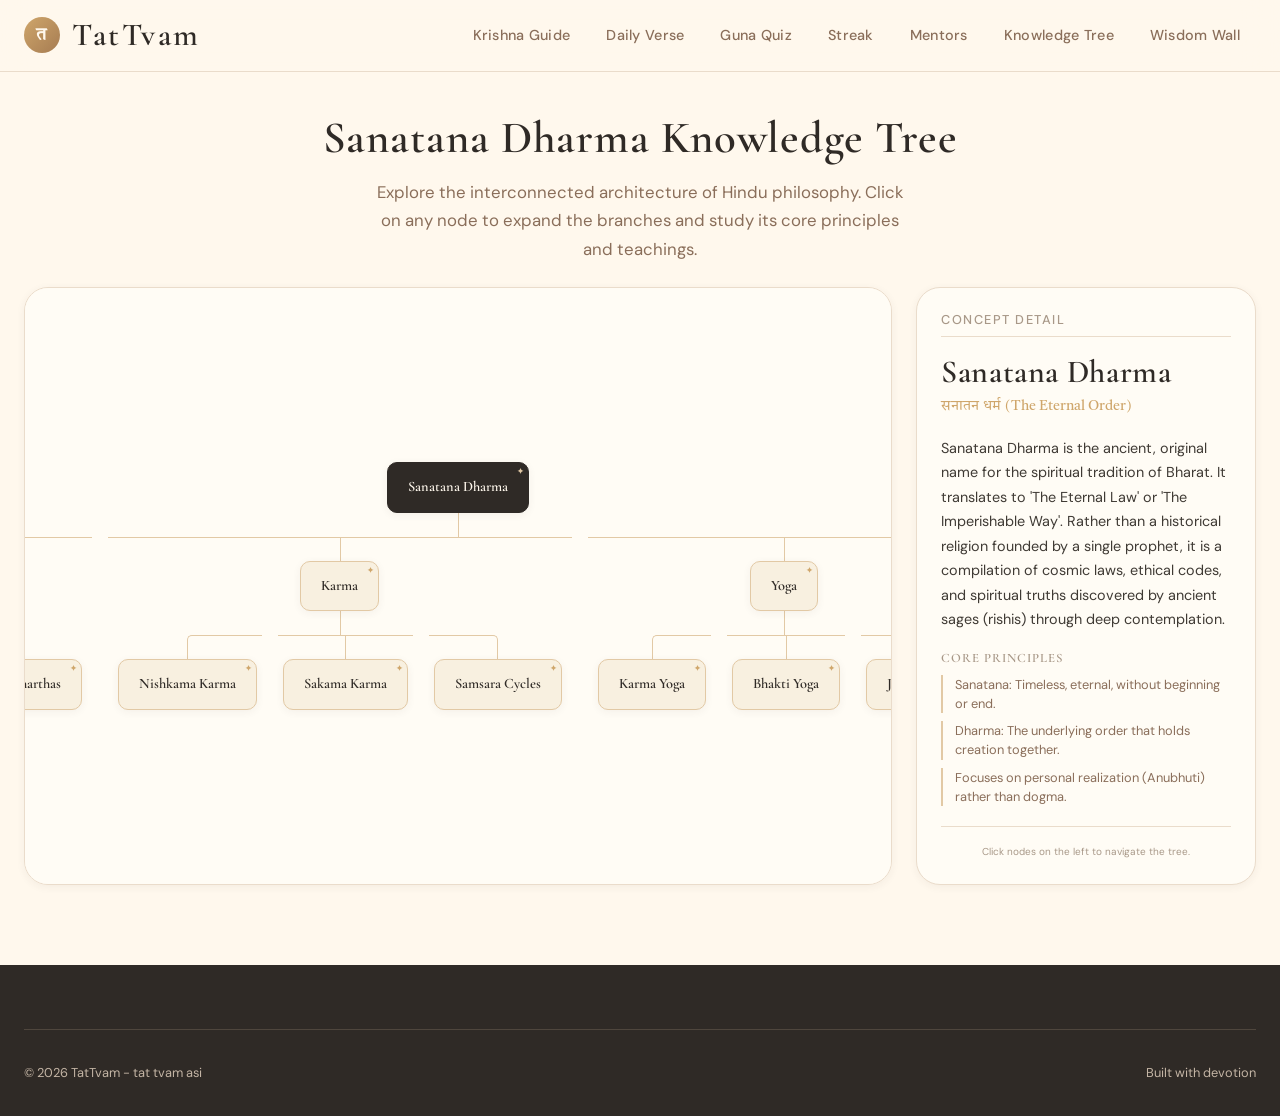
<file: pages/knowledge-tree.html>
<!DOCTYPE html>
<html lang="en">
<head>
  <meta charset="UTF-8">
  <meta name="viewport" content="width=device-width, initial-scale=1.0">
  <title>Sanatana Dharma Knowledge Tree - TatTvam</title>
  <meta name="description" content="Explore the interactive knowledge tree of Sanatana Dharma. Navigate the branches of Dharma, Karma, Yoga, and Moksha to understand their core sub-concepts.">
  <link rel="stylesheet" href="../css/design-system.css">
  <link rel="stylesheet" href="../css/components.css">
  <link rel="stylesheet" href="../css/animations.css">
  <link rel="stylesheet" href="../css/patterns.css">
  <link rel="stylesheet" href="../css/pages/knowledge-tree.css">
</head>
<body class="tree-page">

  <!-- SVG Filters for parchment texture -->
  <svg style="display:none">
    <filter id="parchment-texture">
      <feTurbulence type="fractalNoise" baseFrequency="0.03" numOctaves="4" seed="1"/>
      <feDiffuseLighting lighting-color="#F8F0E0" surfaceScale="1.5">
        <feDistantLight azimuth="75" elevation="55"/>
      </feDiffuseLighting>
    </filter>
  </svg>

  <!-- Navigation -->
  <nav class="nav scrolled" id="mainNav">
    <div class="nav-inner">
      <a href="../index.html" class="nav-logo">
        <span class="logo-mark">त</span>
        TatTvam
      </a>
      <div class="nav-links">
        <a href="krishna-guide.html" class="nav-link">Krishna Guide</a>
        <a href="gita-verse.html" class="nav-link">Daily Verse</a>
        <a href="guna-quiz.html" class="nav-link">Guna Quiz</a>
        <a href="dharma-streak.html" class="nav-link">Streak</a>
        <a href="character-chat.html" class="nav-link">Mentors</a>
        <a href="knowledge-tree.html" class="nav-link">Knowledge Tree</a>
        <a href="wisdom-wall.html" class="nav-link">Wisdom Wall</a>
      </div>
      <button class="nav-toggle" id="navToggle" aria-label="Toggle navigation">
        <span></span><span></span><span></span>
      </button>
    </div>
  </nav>

  <div class="mobile-menu" id="mobileMenu">
    <a href="krishna-guide.html" class="nav-link">Krishna Guide</a>
    <a href="gita-verse.html" class="nav-link">Daily Verse</a>
    <a href="guna-quiz.html" class="nav-link">Guna Quiz</a>
    <a href="dharma-streak.html" class="nav-link">Streak</a>
    <a href="character-chat.html" class="nav-link">Mentors</a>
    <a href="knowledge-tree.html" class="nav-link">Knowledge Tree</a>
    <a href="wisdom-wall.html" class="nav-link">Wisdom Wall</a>
  </div>

  <!-- Header -->
  <header class="tree-header reveal">
    <h1>Sanatana Dharma Knowledge Tree</h1>
    <p>Explore the interconnected architecture of Hindu philosophy. Click on any node to expand the branches and study its core principles and teachings.</p>
  </header>

  <!-- Main Body Wrapper -->
  <main class="tree-body-wrapper container">
    
    <!-- Tree Canvas / HTML Representation -->
    <section class="tree-viewport reveal-left" id="treeContainer">
      <!-- Generated dynamically by JS -->
    </section>

    <!-- Side Panel Node Details Drawer -->
    <aside class="tree-sidebar reveal-right">
      <h2 class="sidebar-heading">Concept Detail</h2>
      
      <div style="flex: 1;">
        <h3 class="tree-detail-title" id="detailTitle">Sanatana Dharma</h3>
        <span class="tree-detail-sanskrit" id="detailSanskrit">सनातन धर्म</span>
        <p class="tree-detail-desc" id="detailDesc">The eternal law that sustains all things...</p>
        
        <h4 class="tree-detail-sublist-title">Core Principles</h4>
        <div class="tree-detail-sublist" id="detailSublist">
          <!-- Populated dynamically -->
        </div>
      </div>

      <div style="font-size: 10px; color: var(--color-text-muted); text-align: center; border-top: 1px solid var(--color-border-light); padding-top: var(--space-4);">
        Click nodes on the left to navigate the tree.
      </div>
    </aside>

  </main>

  <footer class="footer">
    <div class="container">
      <div class="footer-bottom">
        <span>© 2026 TatTvam - tat tvam asi</span>
        <span>Built with devotion</span>
      </div>
    </div>
  </footer>

  <script src="../js/app.js"></script>
  <script src="../js/knowledge-tree.js"></script>
</body>
</html>
</file>
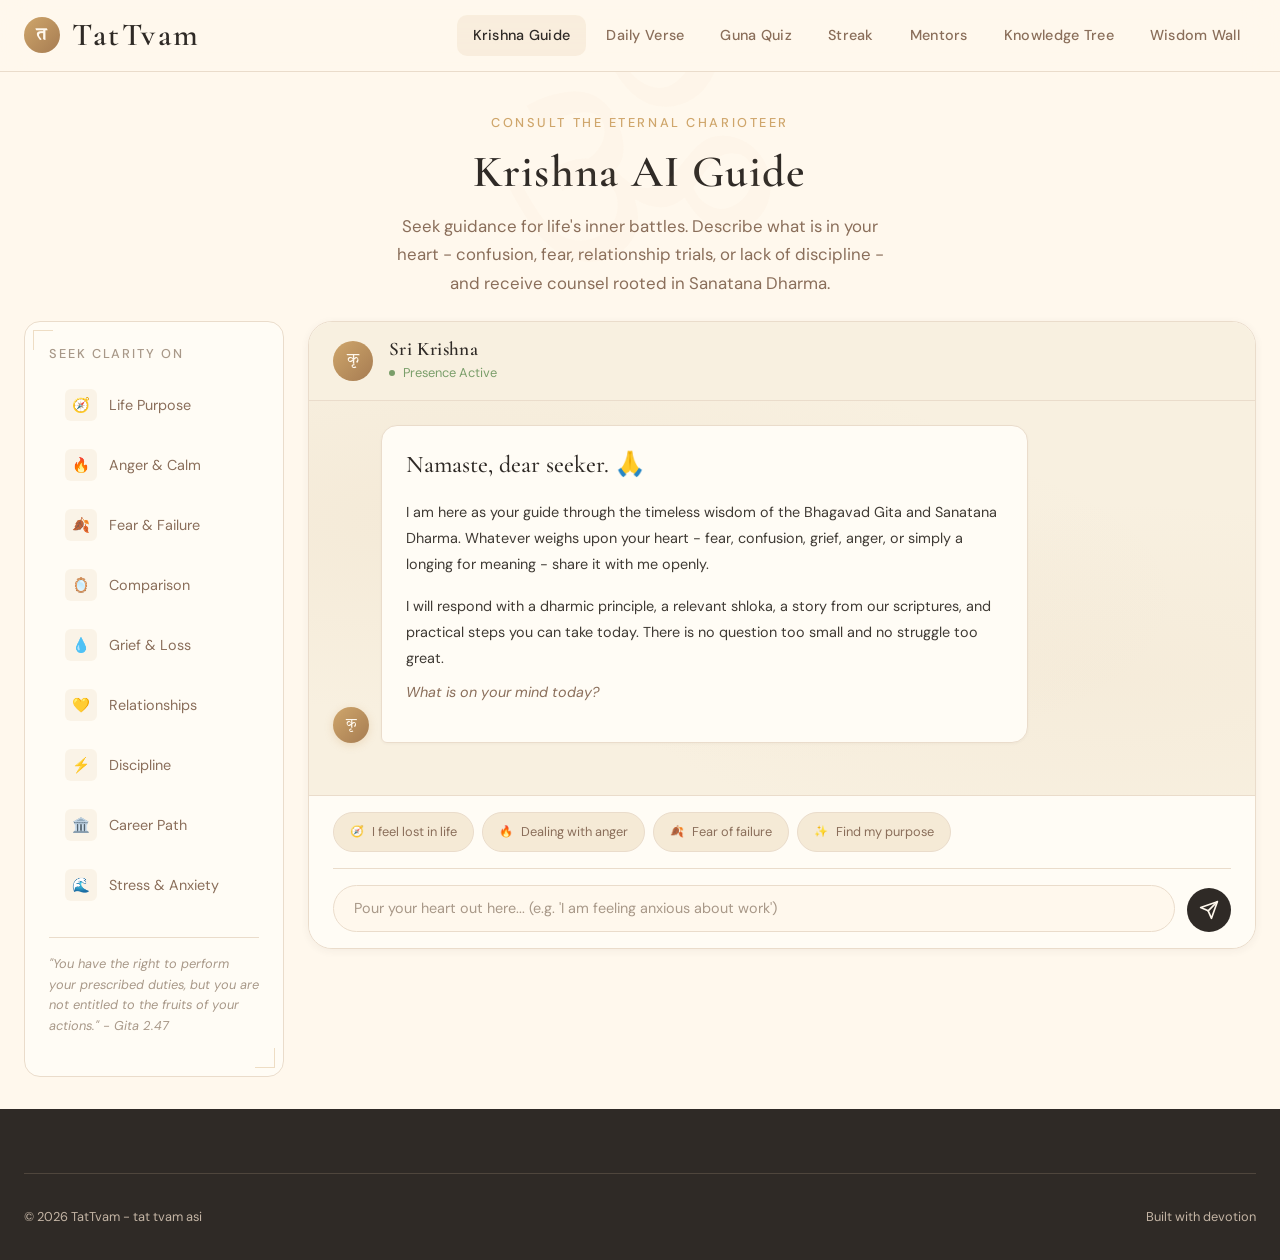
<file: pages/krishna-guide.html>
<!DOCTYPE html>
<html lang="en">
<head>
  <meta charset="UTF-8">
  <meta name="viewport" content="width=device-width, initial-scale=1.0">
  <title>Krishna AI Guide - TatTvam</title>
  <meta name="description" content="Seek spiritual guidance, life advice, and clarity on fear, anger, and purpose, inspired by the Bhagavad Gita and ancient Dharmic philosophy.">
  <link rel="stylesheet" href="../css/design-system.css">
  <link rel="stylesheet" href="../css/components.css">
  <link rel="stylesheet" href="../css/animations.css">
  <link rel="stylesheet" href="../css/patterns.css">
  <link rel="stylesheet" href="../css/pages/krishna-guide.css">
</head>
<body class="guide-page">

  <!-- SVG Filters for parchment texture -->
  <svg style="display:none">
    <filter id="parchment-texture">
      <feTurbulence type="fractalNoise" baseFrequency="0.03" numOctaves="4" seed="1"/>
      <feDiffuseLighting lighting-color="#F8F0E0" surfaceScale="1.5">
        <feDistantLight azimuth="75" elevation="55"/>
      </feDiffuseLighting>
    </filter>
  </svg>

  <!-- Navigation -->
  <nav class="nav scrolled" id="mainNav">
    <div class="nav-inner">
      <a href="../index.html" class="nav-logo">
        <span class="logo-mark">त</span>
        TatTvam
      </a>
      <div class="nav-links">
        <a href="krishna-guide.html" class="nav-link active">Krishna Guide</a>
        <a href="gita-verse.html" class="nav-link">Daily Verse</a>
        <a href="guna-quiz.html" class="nav-link">Guna Quiz</a>
        <a href="dharma-streak.html" class="nav-link">Streak</a>
        <a href="character-chat.html" class="nav-link">Mentors</a>
        <a href="knowledge-tree.html" class="nav-link">Knowledge Tree</a>
        <a href="wisdom-wall.html" class="nav-link">Wisdom Wall</a>
      </div>
      <button class="nav-toggle" id="navToggle" aria-label="Toggle navigation">
        <span></span><span></span><span></span>
      </button>
    </div>
  </nav>

  <div class="mobile-menu" id="mobileMenu">
    <a href="krishna-guide.html" class="nav-link active">Krishna Guide</a>
    <a href="gita-verse.html" class="nav-link">Daily Verse</a>
    <a href="guna-quiz.html" class="nav-link">Guna Quiz</a>
    <a href="dharma-streak.html" class="nav-link">Streak</a>
    <a href="character-chat.html" class="nav-link">Mentors</a>
    <a href="knowledge-tree.html" class="nav-link">Knowledge Tree</a>
    <a href="wisdom-wall.html" class="nav-link">Wisdom Wall</a>
  </div>

  <!-- Header -->
  <header class="guide-header reveal">
    <span class="guide-header-label">Consult the Eternal Charioteer</span>
    <h1>Krishna AI Guide</h1>
    <p>Seek guidance for life's inner battles. Describe what is in your heart - confusion, fear, relationship trials, or lack of discipline - and receive counsel rooted in Sanatana Dharma.</p>
  </header>

  <!-- Main Chat Section -->
  <main class="guide-body container">
    <!-- Sidebar topics (desktop only/collapsible) -->
    <aside class="guide-sidebar reveal-left">
      <div class="sidebar-card">
        <h2 class="sidebar-heading">Seek Clarity On</h2>
        <div class="sidebar-topics">
          <button class="topic-btn" data-question="How do I find my life purpose?">
            <span class="topic-icon">🧭</span>
            <span>Life Purpose</span>
          </button>
          <button class="topic-btn" data-question="How do I deal with anger and stay calm?">
            <span class="topic-icon">🔥</span>
            <span>Anger & Calm</span>
          </button>
          <button class="topic-btn" data-question="I am scared of failing. What should I do?">
            <span class="topic-icon">🍂</span>
            <span>Fear & Failure</span>
          </button>
          <button class="topic-btn" data-question="Why do I keep comparing myself to others?">
            <span class="topic-icon">🪞</span>
            <span>Comparison</span>
          </button>
          <button class="topic-btn" data-question="How do I deal with grief and the loss of a loved one?">
            <span class="topic-icon">💧</span>
            <span>Grief & Loss</span>
          </button>
          <button class="topic-btn" data-question="How do I build healthy, meaningful relationships?">
            <span class="topic-icon">💛</span>
            <span>Relationships</span>
          </button>
          <button class="topic-btn" data-question="How do I build self-discipline and stop being lazy?">
            <span class="topic-icon">⚡</span>
            <span>Discipline</span>
          </button>
          <button class="topic-btn" data-question="I am confused about my career path and job.">
            <span class="topic-icon">🏛️</span>
            <span>Career Path</span>
          </button>
          <button class="topic-btn" data-question="I feel overwhelmed, stressed, and anxious.">
            <span class="topic-icon">🌊</span>
            <span>Stress & Anxiety</span>
          </button>
        </div>
        <div class="sidebar-footer">
          <p class="sidebar-note">"You have the right to perform your prescribed duties, but you are not entitled to the fruits of your actions." - Gita 2.47</p>
        </div>
      </div>
    </aside>

    <!-- Chat Interface -->
    <section class="chat-panel reveal-scale">
      <div class="chat-panel-header">
        <div class="krishna-avatar-header">कृ</div>
        <div class="chat-header-info">
          <h3>Sri Krishna</h3>
          <span class="chat-header-status">
            <span class="status-dot"></span>
            Presence Active
          </span>
        </div>
      </div>

      <!-- Messages Area -->
      <div class="messages-area" id="messagesArea">
        <!-- Messages are rendered dynamically by JS -->
      </div>

      <!-- Input and Suggestions Container -->
      <div class="chat-input-container">
        <!-- Quick Suggestion Chips -->
        <div class="chat-suggestion-chips">
          <div class="suggestion-chip" data-question="I feel lost in life.">
            <span class="chip-icon">🧭</span> I feel lost in life
          </div>
          <div class="suggestion-chip" data-question="How to deal with anger?">
            <span class="chip-icon">🔥</span> Dealing with anger
          </div>
          <div class="suggestion-chip" data-question="I am scared of failure.">
            <span class="chip-icon">🍂</span> Fear of failure
          </div>
          <div class="suggestion-chip" data-question="How to find my purpose?">
            <span class="chip-icon">✨</span> Find my purpose
          </div>
        </div>

        <!-- Chat Input Row -->
        <div class="chat-input-row">
          <textarea class="chat-text-input" id="chatInput" placeholder="Pour your heart out here... (e.g. 'I am feeling anxious about work')" rows="1"></textarea>
          <button class="send-btn" id="sendBtn" aria-label="Send message">
            <svg viewBox="0 0 24 24" fill="none" stroke="currentColor" stroke-width="2" stroke-linecap="round" stroke-linejoin="round">
              <line x1="22" y1="2" x2="11" y2="13"></line>
              <polygon points="22 2 15 22 11 13 2 9 22 2"></polygon>
            </svg>
          </button>
        </div>
      </div>
    </section>
  </main>

  <footer class="footer">
    <div class="container">
      <div class="footer-bottom">
        <span>© 2026 TatTvam - tat tvam asi</span>
        <span>Built with devotion</span>
      </div>
    </div>
  </footer>

  <script src="../js/app.js"></script>
  <script src="../js/krishna-guide.js"></script>
</body>
</html>
</file>
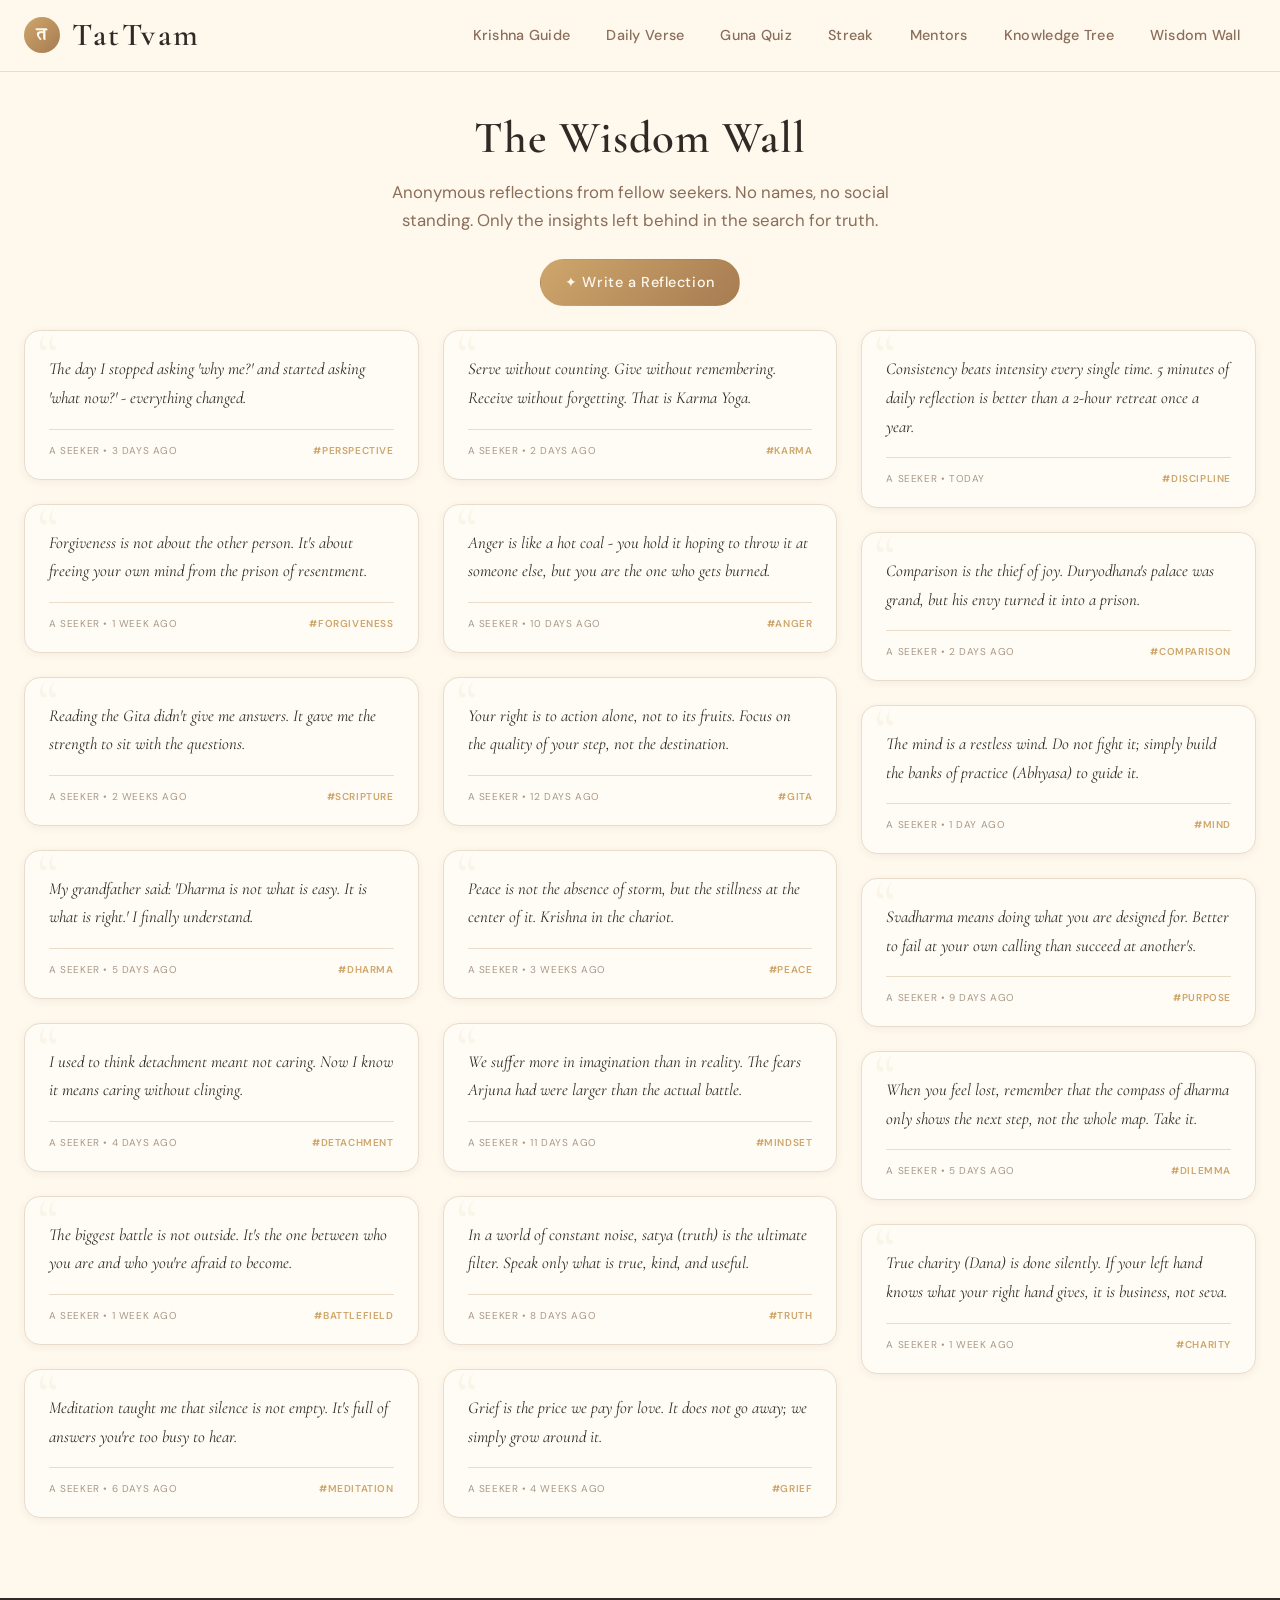
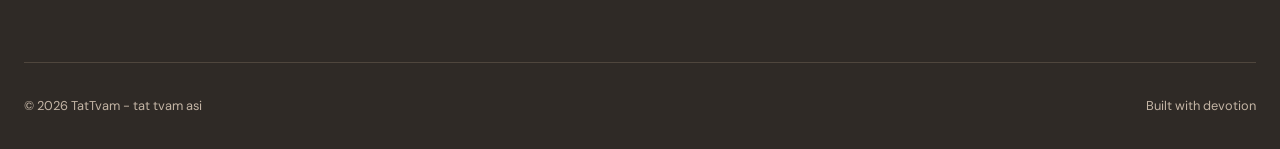
<file: pages/wisdom-wall.html>
<!DOCTYPE html>
<html lang="en">
<head>
  <meta charset="UTF-8">
  <meta name="viewport" content="width=device-width, initial-scale=1.0">
  <title>Anonymous Wisdom Wall - TatTvam</title>
  <meta name="description" content="Share and read anonymous spiritual reflections and insights. An open, names-free space for seekers to share what Sanatana Dharma has taught them.">
  <link rel="stylesheet" href="../css/design-system.css">
  <link rel="stylesheet" href="../css/components.css">
  <link rel="stylesheet" href="../css/animations.css">
  <link rel="stylesheet" href="../css/patterns.css">
  <link rel="stylesheet" href="../css/pages/wisdom-wall.css">
</head>
<body class="wall-page">

  <!-- SVG Filters for parchment texture -->
  <svg style="display:none">
    <filter id="parchment-texture">
      <feTurbulence type="fractalNoise" baseFrequency="0.03" numOctaves="4" seed="1"/>
      <feDiffuseLighting lighting-color="#F8F0E0" surfaceScale="1.5">
        <feDistantLight azimuth="75" elevation="55"/>
      </feDiffuseLighting>
    </filter>
  </svg>

  <!-- Navigation -->
  <nav class="nav scrolled" id="mainNav">
    <div class="nav-inner">
      <a href="../index.html" class="nav-logo">
        <span class="logo-mark">त</span>
        TatTvam
      </a>
      <div class="nav-links">
        <a href="krishna-guide.html" class="nav-link">Krishna Guide</a>
        <a href="gita-verse.html" class="nav-link">Daily Verse</a>
        <a href="guna-quiz.html" class="nav-link">Guna Quiz</a>
        <a href="dharma-streak.html" class="nav-link">Streak</a>
        <a href="character-chat.html" class="nav-link">Mentors</a>
        <a href="knowledge-tree.html" class="nav-link">Knowledge Tree</a>
        <a href="wisdom-wall.html" class="nav-link">Wisdom Wall</a>
      </div>
      <button class="nav-toggle" id="navToggle" aria-label="Toggle navigation">
        <span></span><span></span><span></span>
      </button>
    </div>
  </nav>

  <div class="mobile-menu" id="mobileMenu">
    <a href="krishna-guide.html" class="nav-link">Krishna Guide</a>
    <a href="gita-verse.html" class="nav-link">Daily Verse</a>
    <a href="guna-quiz.html" class="nav-link">Guna Quiz</a>
    <a href="dharma-streak.html" class="nav-link">Streak</a>
    <a href="character-chat.html" class="nav-link">Mentors</a>
    <a href="knowledge-tree.html" class="nav-link">Knowledge Tree</a>
    <a href="wisdom-wall.html" class="nav-link">Wisdom Wall</a>
  </div>

  <!-- Header -->
  <header class="wall-header reveal">
    <h1>The Wisdom Wall</h1>
    <p>Anonymous reflections from fellow seekers. No names, no social standing. Only the insights left behind in the search for truth.</p>
    <button class="btn btn-gold btn-round" id="openModalBtn">✦ Write a Reflection</button>
  </header>

  <!-- Wisdom Wall Masonry Container -->
  <main class="wall-container" id="wallContainer">
    <!-- Populated dynamically -->
  </main>

  <!-- Share Wisdom Modal Overlay -->
  <div class="modal-overlay" id="modalOverlay">
    <div class="modal-card">
      <button class="modal-close-btn" id="closeModalBtn">&times;</button>
      <h2 class="modal-title">Share Your Reflection</h2>
      <p style="font-size: var(--text-xs); color: var(--color-text-secondary); margin-bottom: var(--space-4); line-height: 1.5;">Write down a spiritual lesson, a realization, or a mantra that helped you find peace. It will be posted anonymously on the wall.</p>
      
      <textarea class="modal-textarea" id="wisdomTextarea" placeholder="Pour your realization into words here... (e.g. 'I spent years chasing achievements only to realize that the peace I wanted was in slowing down.')" maxlength="300"></textarea>
      
      <span style="font-size: 10px; text-transform: uppercase; color: var(--color-text-muted); font-weight: 600; display: block; margin-bottom: 6px;">Add a Tag</span>
      <input type="text" class="modal-input" id="wisdomTagInput" placeholder="e.g. Peace, Karma, Perspective, Grief" maxlength="20">

      <button class="btn btn-gold btn-round" id="submitWisdomBtn" style="width: 100%;">Cast Into the Wall</button>
    </div>
  </div>

  <footer class="footer">
    <div class="container">
      <div class="footer-bottom">
        <span>© 2026 TatTvam - tat tvam asi</span>
        <span>Built with devotion</span>
      </div>
    </div>
  </footer>

  <script src="../js/app.js"></script>
  <script src="../js/wisdom-wall.js"></script>
</body>
</html>
</file>
<file: css/design-system.css>
/* =============================================
   TATTVAM — Design System
   A Living Digital Spiritual Ecosystem
   ============================================= */

@import url('https://fonts.googleapis.com/css2?family=Cormorant+Garamond:ital,wght@0,300;0,400;0,500;0,600;0,700;1,300;1,400;1,500&family=DM+Sans:ital,wght@0,300;0,400;0,500;0,700;1,400&family=Tiro+Devanagari+Sanskrit:ital@0;1&display=swap');

/* ——— Root Design Tokens ——— */
:root {
  /* Backgrounds */
  --color-cream: #FFF8ED;
  --color-ivory: #F5EAD6;
  --color-linen: #F0E6D4;
  --color-parchment: #F8F0E0;
  --color-warm-white: #FFFCF5;

  /* Accents */
  --color-sandstone: #CBB49D;
  --color-champagne: #E2C9A5;
  --color-gold: #CFA66B;
  --color-bronze: #A67C52;
  --color-saffron: #D4943A;
  --color-terracotta: #C07850;

  /* Text */
  --color-text-primary: #3F3A34;
  --color-text-secondary: #8A6E5A;
  --color-text-dark: #2F2A26;
  --color-text-muted: #A89888;
  --color-text-light: #C4B5A5;

  /* Borders & Separators */
  --color-border-light: #EADCCB;
  --color-border-medium: #E2C9A5;
  --color-border-accent: #CBB49D;

  /* Functional */
  --color-success: #7A9E6A;
  --color-warning: #D4943A;
  --color-error: #C07850;

  /* Typography */
  --font-heading: 'Cormorant Garamond', 'Georgia', serif;
  --font-body: 'DM Sans', 'Helvetica Neue', sans-serif;
  --font-sanskrit: 'Tiro Devanagari Sanskrit', 'Noto Serif Devanagari', serif;

  /* Font sizes — fluid scale */
  --text-xs: clamp(0.7rem, 0.65rem + 0.25vw, 0.8rem);
  --text-sm: clamp(0.8rem, 0.75rem + 0.25vw, 0.9rem);
  --text-base: clamp(0.95rem, 0.9rem + 0.25vw, 1.05rem);
  --text-md: clamp(1.05rem, 1rem + 0.3vw, 1.2rem);
  --text-lg: clamp(1.2rem, 1.1rem + 0.5vw, 1.5rem);
  --text-xl: clamp(1.5rem, 1.3rem + 1vw, 2rem);
  --text-2xl: clamp(2rem, 1.7rem + 1.5vw, 2.8rem);
  --text-3xl: clamp(2.5rem, 2rem + 2.5vw, 4rem);
  --text-4xl: clamp(3rem, 2.5rem + 3vw, 5rem);
  --text-hero: clamp(3.5rem, 3rem + 3.5vw, 6rem);

  /* Spacing — 4px base grid */
  --space-1: 0.25rem;
  --space-2: 0.5rem;
  --space-3: 0.75rem;
  --space-4: 1rem;
  --space-5: 1.25rem;
  --space-6: 1.5rem;
  --space-8: 2rem;
  --space-10: 2.5rem;
  --space-12: 3rem;
  --space-16: 4rem;
  --space-20: 5rem;
  --space-24: 6rem;
  --space-32: 8rem;

  /* Border Radius */
  --radius-sm: 6px;
  --radius-md: 10px;
  --radius-lg: 16px;
  --radius-xl: 24px;
  --radius-full: 9999px;

  /* Shadows — warm undertone */
  --shadow-xs: 0 1px 3px rgba(63, 58, 52, 0.04);
  --shadow-sm: 0 2px 8px rgba(63, 58, 52, 0.06);
  --shadow-md: 0 4px 16px rgba(63, 58, 52, 0.08);
  --shadow-lg: 0 8px 32px rgba(63, 58, 52, 0.1);
  --shadow-xl: 0 16px 48px rgba(63, 58, 52, 0.12);
  --shadow-gold: 0 4px 20px rgba(207, 166, 107, 0.2);
  --shadow-inner: inset 0 2px 4px rgba(63, 58, 52, 0.04);
  --shadow-inner-gold: inset 0 0 30px rgba(207, 166, 107, 0.05);

  /* Easing */
  --ease-out-expo: cubic-bezier(0.16, 1, 0.3, 1);
  --ease-out-quart: cubic-bezier(0.25, 1, 0.5, 1);
  --ease-in-out: cubic-bezier(0.4, 0, 0.2, 1);
  --ease-spring: cubic-bezier(0.34, 1.56, 0.64, 1);

  /* Transitions */
  --transition-fast: 0.2s var(--ease-out-quart);
  --transition-base: 0.35s var(--ease-out-expo);
  --transition-slow: 0.6s var(--ease-out-expo);
  --transition-glacial: 1s var(--ease-out-expo);

  /* Z-index scale */
  --z-base: 0;
  --z-elevated: 10;
  --z-sticky: 100;
  --z-overlay: 500;
  --z-modal: 1000;
  --z-toast: 1500;

  /* Layout */
  --max-width: 1280px;
  --max-width-narrow: 800px;
  --max-width-wide: 1440px;
  --nav-height: 72px;
}

/* ——— Reset & Base ——— */
*,
*::before,
*::after {
  margin: 0;
  padding: 0;
  box-sizing: border-box;
}

html {
  scroll-behavior: smooth;
  -webkit-font-smoothing: antialiased;
  -moz-osx-font-smoothing: grayscale;
  text-rendering: optimizeLegibility;
}

body {
  font-family: var(--font-body);
  font-size: var(--text-base);
  font-weight: 400;
  color: var(--color-text-primary);
  background-color: var(--color-cream);
  line-height: 1.7;
  overflow-x: hidden;
  min-height: 100vh;
}

img,
video {
  max-width: 100%;
  height: auto;
  display: block;
}

a {
  color: var(--color-bronze);
  text-decoration: none;
  transition: color var(--transition-fast);
}

a:hover {
  color: var(--color-gold);
}

ul, ol {
  list-style: none;
}

button {
  font-family: inherit;
  cursor: pointer;
  border: none;
  background: none;
  font-size: inherit;
}

input,
textarea,
select {
  font-family: inherit;
  font-size: inherit;
  color: inherit;
}

::selection {
  background-color: rgba(207, 166, 107, 0.25);
  color: var(--color-text-dark);
}

/* ——— Typography ——— */
h1, h2, h3, h4, h5, h6 {
  font-family: var(--font-heading);
  color: var(--color-text-dark);
  line-height: 1.2;
  letter-spacing: 0.02em;
  font-weight: 600;
}

h1 { font-size: var(--text-3xl); }
h2 { font-size: var(--text-2xl); }
h3 { font-size: var(--text-xl); }
h4 { font-size: var(--text-lg); }
h5 { font-size: var(--text-md); }
h6 { font-size: var(--text-base); }

p {
  margin-bottom: var(--space-4);
  max-width: 68ch;
}

.text-inscription {
  font-family: var(--font-heading);
  text-transform: uppercase;
  letter-spacing: 0.2em;
  font-weight: 300;
  color: var(--color-text-dark);
}

.text-sanskrit {
  font-family: var(--font-sanskrit);
  font-style: italic;
  color: var(--color-text-secondary);
  font-size: 1.15em;
  line-height: 1.8;
}

.text-shloka {
  font-family: var(--font-sanskrit);
  font-size: var(--text-xl);
  line-height: 1.6;
  color: var(--color-text-dark);
  text-align: center;
  letter-spacing: 0.01em;
}

.text-muted {
  color: var(--color-text-muted);
  font-size: var(--text-sm);
}

.text-label {
  font-family: var(--font-body);
  text-transform: uppercase;
  letter-spacing: 0.15em;
  font-size: var(--text-xs);
  font-weight: 500;
  color: var(--color-text-secondary);
}

.text-gold {
  color: var(--color-gold);
}

.text-center { text-align: center; }

/* ——— Layout Utilities ——— */
.container {
  width: 100%;
  max-width: var(--max-width);
  margin: 0 auto;
  padding: 0 var(--space-6);
}

.container-narrow {
  max-width: var(--max-width-narrow);
}

.container-wide {
  max-width: var(--max-width-wide);
}

.section {
  padding: var(--space-24) 0;
}

.section-sm {
  padding: var(--space-16) 0;
}

.flex {
  display: flex;
}

.flex-center {
  display: flex;
  align-items: center;
  justify-content: center;
}

.flex-between {
  display: flex;
  align-items: center;
  justify-content: space-between;
}

.flex-col {
  flex-direction: column;
}

.flex-wrap {
  flex-wrap: wrap;
}

.gap-1 { gap: var(--space-1); }
.gap-2 { gap: var(--space-2); }
.gap-3 { gap: var(--space-3); }
.gap-4 { gap: var(--space-4); }
.gap-6 { gap: var(--space-6); }
.gap-8 { gap: var(--space-8); }
.gap-12 { gap: var(--space-12); }

.grid {
  display: grid;
}

.grid-2 {
  grid-template-columns: repeat(2, 1fr);
}

.grid-3 {
  grid-template-columns: repeat(3, 1fr);
}

.grid-4 {
  grid-template-columns: repeat(4, 1fr);
}

.grid-auto {
  grid-template-columns: repeat(auto-fill, minmax(300px, 1fr));
}

/* ——— Scrollbar ——— */
::-webkit-scrollbar {
  width: 8px;
}

::-webkit-scrollbar-track {
  background: var(--color-linen);
}

::-webkit-scrollbar-thumb {
  background: var(--color-sandstone);
  border-radius: var(--radius-full);
}

::-webkit-scrollbar-thumb:hover {
  background: var(--color-bronze);
}

/* ——— Accessibility ——— */
@media (prefers-reduced-motion: reduce) {
  *,
  *::before,
  *::after {
    animation-duration: 0.01ms !important;
    animation-iteration-count: 1 !important;
    transition-duration: 0.01ms !important;
    scroll-behavior: auto !important;
  }
}

.sr-only {
  position: absolute;
  width: 1px;
  height: 1px;
  padding: 0;
  margin: -1px;
  overflow: hidden;
  clip: rect(0, 0, 0, 0);
  white-space: nowrap;
  border-width: 0;
}

/* ——— Responsive ——— */
@media (max-width: 1024px) {
  .grid-4 {
    grid-template-columns: repeat(2, 1fr);
  }
  .grid-3 {
    grid-template-columns: repeat(2, 1fr);
  }
}

@media (max-width: 768px) {
  .grid-4,
  .grid-3,
  .grid-2 {
    grid-template-columns: 1fr;
  }

  .container {
    padding: 0 var(--space-4);
  }

  .section {
    padding: var(--space-16) 0;
  }

  :root {
    --nav-height: 64px;
  }

  .hide-mobile {
    display: none !important;
  }
}

@media (max-width: 480px) {
  .section {
    padding: var(--space-12) 0;
  }
}
</file>
<file: css/components.css>
/* =============================================
   TATTVAM — Component Library
   Reusable UI Components
   ============================================= */

/* ——— Navigation ——— */
.nav {
  position: fixed;
  top: 0;
  left: 0;
  right: 0;
  height: var(--nav-height);
  background: rgba(255, 248, 237, 0.85);
  backdrop-filter: blur(20px);
  -webkit-backdrop-filter: blur(20px);
  border-bottom: 1px solid var(--color-border-light);
  z-index: var(--z-sticky);
  transition: all var(--transition-base);
}

.nav.scrolled {
  box-shadow: var(--shadow-sm);
  background: rgba(255, 248, 237, 0.95);
}

.nav-inner {
  max-width: var(--max-width-wide);
  margin: 0 auto;
  padding: 0 var(--space-6);
  height: 100%;
  display: flex;
  align-items: center;
  justify-content: space-between;
}

.nav-logo {
  font-family: var(--font-heading);
  font-size: var(--text-xl);
  font-weight: 600;
  color: var(--color-text-dark);
  letter-spacing: 0.08em;
  text-decoration: none;
  display: flex;
  align-items: center;
  gap: var(--space-3);
}

.nav-logo .logo-mark {
  width: 36px;
  height: 36px;
  background: linear-gradient(135deg, var(--color-gold), var(--color-bronze));
  border-radius: 50%;
  display: flex;
  align-items: center;
  justify-content: center;
  font-family: var(--font-sanskrit);
  font-size: 1.1rem;
  color: var(--color-cream);
  font-style: normal;
}

.nav-links {
  display: flex;
  align-items: center;
  gap: var(--space-1);
}

.nav-link {
  padding: var(--space-2) var(--space-4);
  font-size: var(--text-sm);
  font-weight: 500;
  color: var(--color-text-secondary);
  border-radius: var(--radius-md);
  transition: all var(--transition-fast);
  text-decoration: none;
  letter-spacing: 0.02em;
}

.nav-link:hover {
  color: var(--color-text-dark);
  background: rgba(207, 166, 107, 0.08);
}

.nav-link.active {
  color: var(--color-text-dark);
  background: rgba(207, 166, 107, 0.12);
}

.nav-cta {
  padding: var(--space-2) var(--space-5);
  background: var(--color-text-dark);
  color: var(--color-cream);
  font-size: var(--text-sm);
  font-weight: 500;
  border-radius: var(--radius-full);
  transition: all var(--transition-base);
  text-decoration: none;
  letter-spacing: 0.02em;
}

.nav-cta:hover {
  background: var(--color-gold);
  color: var(--color-cream);
  box-shadow: var(--shadow-gold);
}

/* Mobile nav */
.nav-toggle {
  display: none;
  width: 40px;
  height: 40px;
  align-items: center;
  justify-content: center;
  flex-direction: column;
  gap: 5px;
  cursor: pointer;
  background: none;
  border: none;
}

.nav-toggle span {
  display: block;
  width: 22px;
  height: 2px;
  background: var(--color-text-dark);
  border-radius: 2px;
  transition: all var(--transition-fast);
}

.nav-toggle.active span:nth-child(1) {
  transform: rotate(45deg) translate(5px, 5px);
}

.nav-toggle.active span:nth-child(2) {
  opacity: 0;
}

.nav-toggle.active span:nth-child(3) {
  transform: rotate(-45deg) translate(5px, -5px);
}

.mobile-menu {
  display: none;
  position: fixed;
  top: var(--nav-height);
  left: 0;
  right: 0;
  bottom: 0;
  background: var(--color-cream);
  z-index: var(--z-overlay);
  padding: var(--space-8);
  flex-direction: column;
  gap: var(--space-2);
}

.mobile-menu.open {
  display: flex;
}

.mobile-menu .nav-link {
  font-size: var(--text-lg);
  padding: var(--space-4);
}

@media (max-width: 1024px) {
  .nav-links {
    display: none;
  }
  .nav-toggle {
    display: flex;
  }
}

/* ——— Buttons ——— */
.btn {
  display: inline-flex;
  align-items: center;
  justify-content: center;
  gap: var(--space-2);
  padding: var(--space-3) var(--space-6);
  font-family: var(--font-body);
  font-size: var(--text-sm);
  font-weight: 500;
  letter-spacing: 0.04em;
  border-radius: var(--radius-md);
  transition: all var(--transition-base);
  cursor: pointer;
  border: 1px solid transparent;
  text-decoration: none;
  line-height: 1.5;
  white-space: nowrap;
}

.btn-primary {
  background: var(--color-text-dark);
  color: var(--color-cream);
  border-color: var(--color-text-dark);
}

.btn-primary:hover {
  background: var(--color-gold);
  border-color: var(--color-gold);
  color: var(--color-cream);
  box-shadow: var(--shadow-gold);
  transform: translateY(-1px);
}

.btn-gold {
  background: linear-gradient(135deg, var(--color-gold), var(--color-bronze));
  color: var(--color-cream);
}

.btn-gold:hover {
  box-shadow: var(--shadow-gold);
  transform: translateY(-2px);
}

.btn-secondary {
  background: var(--color-ivory);
  color: var(--color-text-dark);
  border-color: var(--color-border-medium);
}

.btn-secondary:hover {
  background: var(--color-champagne);
  border-color: var(--color-sandstone);
  transform: translateY(-1px);
}

.btn-ghost {
  background: transparent;
  color: var(--color-text-secondary);
  border-color: var(--color-border-light);
}

.btn-ghost:hover {
  color: var(--color-text-dark);
  border-color: var(--color-sandstone);
  background: rgba(207, 166, 107, 0.06);
}

.btn-lg {
  padding: var(--space-4) var(--space-8);
  font-size: var(--text-base);
  border-radius: var(--radius-lg);
}

.btn-xl {
  padding: var(--space-5) var(--space-10);
  font-size: var(--text-md);
  border-radius: var(--radius-lg);
}

.btn-sm {
  padding: var(--space-2) var(--space-4);
  font-size: var(--text-xs);
}

.btn-icon {
  width: 44px;
  height: 44px;
  padding: 0;
  border-radius: var(--radius-md);
}

.btn-round {
  border-radius: var(--radius-full);
}

/* ——— Cards ——— */
.card {
  background: var(--color-warm-white);
  border: 1px solid var(--color-border-light);
  border-radius: var(--radius-lg);
  padding: var(--space-8);
  transition: all var(--transition-base);
}

.card:hover {
  box-shadow: var(--shadow-md);
  transform: translateY(-3px);
  border-color: var(--color-champagne);
}

.card-manuscript {
  background-color: var(--color-parchment);
  background-image:
    radial-gradient(ellipse at 20% 50%, rgba(210, 180, 140, 0.12) 0%, transparent 50%),
    radial-gradient(ellipse at 80% 20%, rgba(210, 180, 140, 0.08) 0%, transparent 40%),
    radial-gradient(ellipse at 60% 80%, rgba(194, 164, 128, 0.1) 0%, transparent 45%);
  border: 1px solid var(--color-champagne);
  border-radius: var(--radius-lg);
  padding: var(--space-8);
  box-shadow: var(--shadow-inner), var(--shadow-sm);
  position: relative;
}

.card-elevated {
  background: var(--color-warm-white);
  border: 1px solid var(--color-border-light);
  border-radius: var(--radius-lg);
  padding: var(--space-8);
  box-shadow: var(--shadow-md);
}

.card-elevated:hover {
  box-shadow: var(--shadow-lg);
  transform: translateY(-4px);
}

.card-glass {
  background: rgba(255, 252, 245, 0.6);
  backdrop-filter: blur(12px);
  -webkit-backdrop-filter: blur(12px);
  border: 1px solid rgba(226, 201, 165, 0.4);
  border-radius: var(--radius-lg);
  padding: var(--space-8);
}

.card-ornate {
  position: relative;
  background: var(--color-warm-white);
  border: 1px solid var(--color-champagne);
  border-radius: var(--radius-lg);
  padding: var(--space-10);
}

.card-ornate::before,
.card-ornate::after {
  content: '';
  position: absolute;
  width: 24px;
  height: 24px;
  border-color: var(--color-gold);
  border-style: solid;
  opacity: 0.6;
}

.card-ornate::before {
  top: 12px;
  left: 12px;
  border-width: 2px 0 0 2px;
}

.card-ornate::after {
  bottom: 12px;
  right: 12px;
  border-width: 0 2px 2px 0;
}

.card-feature {
  background: var(--color-warm-white);
  border: 1px solid var(--color-border-light);
  border-radius: var(--radius-lg);
  padding: var(--space-8);
  transition: all var(--transition-base);
  position: relative;
  overflow: hidden;
}

.card-feature::before {
  content: '';
  position: absolute;
  top: 0;
  left: 0;
  right: 0;
  height: 3px;
  background: linear-gradient(90deg, var(--color-gold), var(--color-champagne), var(--color-gold));
  opacity: 0;
  transition: opacity var(--transition-base);
}

.card-feature:hover {
  box-shadow: var(--shadow-lg);
  transform: translateY(-6px);
  border-color: var(--color-champagne);
}

.card-feature:hover::before {
  opacity: 1;
}

.card-icon {
  width: 56px;
  height: 56px;
  background: linear-gradient(135deg, rgba(207, 166, 107, 0.15), rgba(207, 166, 107, 0.05));
  border-radius: var(--radius-md);
  display: flex;
  align-items: center;
  justify-content: center;
  font-size: 1.5rem;
  margin-bottom: var(--space-5);
}

.card-title {
  font-family: var(--font-heading);
  font-size: var(--text-lg);
  font-weight: 600;
  color: var(--color-text-dark);
  margin-bottom: var(--space-3);
}

.card-desc {
  color: var(--color-text-secondary);
  font-size: var(--text-sm);
  line-height: 1.7;
}

/* ——— Inputs ——— */
.input-group {
  position: relative;
  width: 100%;
}

.input {
  width: 100%;
  padding: var(--space-4) var(--space-5);
  background: var(--color-warm-white);
  border: 1.5px solid var(--color-border-light);
  border-radius: var(--radius-md);
  color: var(--color-text-primary);
  font-size: var(--text-base);
  transition: all var(--transition-fast);
  outline: none;
}

.input:focus {
  border-color: var(--color-gold);
  box-shadow: 0 0 0 3px rgba(207, 166, 107, 0.1);
}

.input::placeholder {
  color: var(--color-text-muted);
}

.input-lg {
  padding: var(--space-5) var(--space-6);
  font-size: var(--text-md);
  border-radius: var(--radius-lg);
}

.textarea {
  width: 100%;
  padding: var(--space-5);
  background: var(--color-warm-white);
  border: 1.5px solid var(--color-border-light);
  border-radius: var(--radius-lg);
  color: var(--color-text-primary);
  font-size: var(--text-base);
  transition: all var(--transition-fast);
  outline: none;
  resize: vertical;
  min-height: 120px;
  line-height: 1.7;
  font-family: var(--font-body);
}

.textarea:focus {
  border-color: var(--color-gold);
  box-shadow: 0 0 0 3px rgba(207, 166, 107, 0.1);
}

/* ——— Chat Bubbles ——— */
.chat-container {
  display: flex;
  flex-direction: column;
  gap: var(--space-5);
  padding: var(--space-6);
}

.chat-bubble {
  max-width: 80%;
  padding: var(--space-4) var(--space-6);
  border-radius: var(--radius-lg);
  line-height: 1.7;
  font-size: var(--text-sm);
}

.chat-bubble-user {
  align-self: flex-end;
  background: var(--color-text-dark);
  color: var(--color-cream);
  border-bottom-right-radius: var(--radius-sm);
}

.chat-bubble-ai {
  align-self: flex-start;
  background: var(--color-warm-white);
  border: 1px solid var(--color-border-light);
  color: var(--color-text-primary);
  border-bottom-left-radius: var(--radius-sm);
}

.chat-bubble-ai .shloka-inline {
  background: var(--color-parchment);
  border-left: 3px solid var(--color-gold);
  padding: var(--space-3) var(--space-4);
  margin: var(--space-3) 0;
  border-radius: 0 var(--radius-sm) var(--radius-sm) 0;
  font-family: var(--font-sanskrit);
  font-style: italic;
  color: var(--color-text-dark);
}

.chat-input-area {
  display: flex;
  align-items: flex-end;
  gap: var(--space-3);
  padding: var(--space-4) var(--space-6);
  background: var(--color-warm-white);
  border-top: 1px solid var(--color-border-light);
}

.chat-input {
  flex: 1;
  padding: var(--space-3) var(--space-5);
  background: var(--color-cream);
  border: 1.5px solid var(--color-border-light);
  border-radius: var(--radius-full);
  outline: none;
  font-size: var(--text-sm);
  transition: all var(--transition-fast);
}

.chat-input:focus {
  border-color: var(--color-gold);
}

.chat-send-btn {
  width: 44px;
  height: 44px;
  background: var(--color-text-dark);
  color: var(--color-cream);
  border: none;
  border-radius: 50%;
  display: flex;
  align-items: center;
  justify-content: center;
  cursor: pointer;
  transition: all var(--transition-fast);
  flex-shrink: 0;
}

.chat-send-btn:hover {
  background: var(--color-gold);
  box-shadow: var(--shadow-gold);
}

/* ——— Badges ——— */
.badge {
  display: inline-flex;
  align-items: center;
  gap: var(--space-1);
  padding: var(--space-1) var(--space-3);
  font-size: var(--text-xs);
  font-weight: 500;
  border-radius: var(--radius-full);
  letter-spacing: 0.04em;
}

.badge-gold {
  background: rgba(207, 166, 107, 0.15);
  color: var(--color-bronze);
}

.badge-saffron {
  background: rgba(212, 148, 58, 0.12);
  color: var(--color-saffron);
}

.badge-sandstone {
  background: rgba(203, 180, 157, 0.2);
  color: var(--color-text-secondary);
}

/* ——— Progress ——— */
.progress-bar {
  width: 100%;
  height: 6px;
  background: var(--color-linen);
  border-radius: var(--radius-full);
  overflow: hidden;
}

.progress-fill {
  height: 100%;
  background: linear-gradient(90deg, var(--color-gold), var(--color-saffron));
  border-radius: var(--radius-full);
  transition: width 0.8s var(--ease-out-expo);
}

/* ——— Verse Display ——— */
.verse-block {
  background: var(--color-parchment);
  border: 1px solid var(--color-champagne);
  border-radius: var(--radius-lg);
  padding: var(--space-8) var(--space-10);
  text-align: center;
  position: relative;
  overflow: hidden;
}

.verse-block::before {
  content: '"';
  position: absolute;
  top: -10px;
  left: 20px;
  font-family: var(--font-heading);
  font-size: 8rem;
  color: rgba(207, 166, 107, 0.1);
  line-height: 1;
}

.verse-sanskrit {
  font-family: var(--font-sanskrit);
  font-size: var(--text-xl);
  color: var(--color-text-dark);
  line-height: 1.8;
  margin-bottom: var(--space-6);
}

.verse-transliteration {
  font-family: var(--font-heading);
  font-style: italic;
  font-size: var(--text-base);
  color: var(--color-text-secondary);
  margin-bottom: var(--space-6);
  letter-spacing: 0.02em;
}

.verse-translation {
  font-size: var(--text-md);
  color: var(--color-text-primary);
  line-height: 1.8;
  max-width: 600px;
  margin: 0 auto;
}

.verse-reference {
  font-size: var(--text-xs);
  color: var(--color-text-muted);
  text-transform: uppercase;
  letter-spacing: 0.15em;
  margin-top: var(--space-6);
}

/* ——— Quote Block ——— */
.quote-block {
  border-left: 3px solid var(--color-gold);
  padding: var(--space-4) var(--space-6);
  background: rgba(207, 166, 107, 0.04);
  border-radius: 0 var(--radius-md) var(--radius-md) 0;
}

.quote-block p {
  font-family: var(--font-heading);
  font-size: var(--text-lg);
  font-style: italic;
  color: var(--color-text-dark);
  line-height: 1.6;
}

/* ——— Modal ——— */
.modal-overlay {
  position: fixed;
  inset: 0;
  background: rgba(47, 42, 38, 0.5);
  backdrop-filter: blur(8px);
  -webkit-backdrop-filter: blur(8px);
  z-index: var(--z-modal);
  display: none;
  align-items: center;
  justify-content: center;
  padding: var(--space-6);
}

.modal-overlay.open {
  display: flex;
}

.modal {
  background: var(--color-cream);
  border-radius: var(--radius-xl);
  padding: var(--space-10);
  max-width: 560px;
  width: 100%;
  box-shadow: var(--shadow-xl);
  position: relative;
}

.modal-close {
  position: absolute;
  top: var(--space-5);
  right: var(--space-5);
  width: 36px;
  height: 36px;
  display: flex;
  align-items: center;
  justify-content: center;
  border-radius: 50%;
  background: var(--color-linen);
  color: var(--color-text-secondary);
  cursor: pointer;
  transition: all var(--transition-fast);
  border: none;
  font-size: 1.1rem;
}

.modal-close:hover {
  background: var(--color-champagne);
  color: var(--color-text-dark);
}

/* ——— Tabs ——— */
.tabs {
  display: flex;
  gap: var(--space-1);
  border-bottom: 1px solid var(--color-border-light);
  padding-bottom: 0;
}

.tab {
  padding: var(--space-3) var(--space-5);
  font-size: var(--text-sm);
  font-weight: 500;
  color: var(--color-text-secondary);
  border: none;
  background: none;
  cursor: pointer;
  transition: all var(--transition-fast);
  border-bottom: 2px solid transparent;
  margin-bottom: -1px;
}

.tab:hover {
  color: var(--color-text-dark);
}

.tab.active {
  color: var(--color-text-dark);
  border-bottom-color: var(--color-gold);
}

/* ——— Chip / Tag ——— */
.chip {
  display: inline-flex;
  align-items: center;
  gap: var(--space-2);
  padding: var(--space-2) var(--space-4);
  background: var(--color-ivory);
  border: 1px solid var(--color-border-light);
  border-radius: var(--radius-full);
  font-size: var(--text-xs);
  color: var(--color-text-secondary);
  cursor: pointer;
  transition: all var(--transition-fast);
  white-space: nowrap;
}

.chip:hover {
  background: var(--color-champagne);
  color: var(--color-text-dark);
  border-color: var(--color-sandstone);
}

.chip.active {
  background: var(--color-text-dark);
  color: var(--color-cream);
  border-color: var(--color-text-dark);
}

/* ——— Dividers ——— */
.divider {
  width: 100%;
  height: 1px;
  background: var(--color-border-light);
  margin: var(--space-8) 0;
}

.divider-temple {
  width: 100%;
  height: 1px;
  background: linear-gradient(
    90deg,
    transparent 0%,
    var(--color-champagne) 20%,
    var(--color-gold) 50%,
    var(--color-champagne) 80%,
    transparent 100%
  );
  position: relative;
  margin: var(--space-12) 0;
}

.divider-temple::before {
  content: '◆';
  position: absolute;
  top: 50%;
  left: 50%;
  transform: translate(-50%, -50%);
  color: var(--color-gold);
  font-size: 10px;
  background: var(--color-cream);
  padding: 0 var(--space-4);
}

.divider-lotus {
  width: 100%;
  text-align: center;
  margin: var(--space-12) 0;
  position: relative;
}

.divider-lotus::before {
  content: '✦';
  font-size: 1.2rem;
  color: var(--color-gold);
  position: relative;
}

.divider-lotus::after {
  content: '';
  position: absolute;
  top: 50%;
  left: 0;
  right: 0;
  height: 1px;
  background: linear-gradient(
    90deg,
    transparent,
    var(--color-champagne) 30%,
    transparent 48%,
    transparent 52%,
    var(--color-champagne) 70%,
    transparent
  );
}

/* ——— Tooltip ——— */
.tooltip {
  position: relative;
}

.tooltip::after {
  content: attr(data-tooltip);
  position: absolute;
  bottom: calc(100% + 8px);
  left: 50%;
  transform: translateX(-50%) translateY(4px);
  padding: var(--space-2) var(--space-3);
  background: var(--color-text-dark);
  color: var(--color-cream);
  font-size: var(--text-xs);
  border-radius: var(--radius-sm);
  white-space: nowrap;
  opacity: 0;
  pointer-events: none;
  transition: all var(--transition-fast);
}

.tooltip:hover::after {
  opacity: 1;
  transform: translateX(-50%) translateY(0);
}

/* ——— Footer ——— */
.footer {
  background: var(--color-text-dark);
  color: var(--color-sandstone);
  padding: var(--space-16) 0 var(--space-8);
}

.footer a {
  color: var(--color-sandstone);
  transition: color var(--transition-fast);
}

.footer a:hover {
  color: var(--color-gold);
}

.footer-grid {
  display: grid;
  grid-template-columns: 2fr repeat(3, 1fr);
  gap: var(--space-10);
  margin-bottom: var(--space-12);
}

.footer-brand {
  font-family: var(--font-heading);
  font-size: var(--text-xl);
  color: var(--color-cream);
  margin-bottom: var(--space-4);
  letter-spacing: 0.06em;
}

.footer-desc {
  color: var(--color-sandstone);
  font-size: var(--text-sm);
  line-height: 1.7;
  max-width: 300px;
}

.footer-heading {
  font-family: var(--font-body);
  font-size: var(--text-xs);
  text-transform: uppercase;
  letter-spacing: 0.15em;
  color: var(--color-text-light);
  margin-bottom: var(--space-5);
}

.footer-links {
  display: flex;
  flex-direction: column;
  gap: var(--space-3);
}

.footer-links a {
  font-size: var(--text-sm);
}

.footer-bottom {
  border-top: 1px solid rgba(203, 180, 157, 0.2);
  padding-top: var(--space-8);
  display: flex;
  justify-content: space-between;
  align-items: center;
  font-size: var(--text-xs);
  color: var(--color-text-light);
}

@media (max-width: 768px) {
  .footer-grid {
    grid-template-columns: 1fr;
    gap: var(--space-8);
  }
}

/* ——— Page Header ——— */
.page-header {
  padding-top: calc(var(--nav-height) + var(--space-16));
  padding-bottom: var(--space-12);
  text-align: center;
}

.page-header .text-label {
  margin-bottom: var(--space-4);
  display: block;
}

.page-header h1 {
  margin-bottom: var(--space-4);
}

.page-header p {
  color: var(--color-text-secondary);
  font-size: var(--text-md);
  max-width: 600px;
  margin: 0 auto;
}

/* ——— Suggested Chips ——— */
.suggestion-chips {
  display: flex;
  flex-wrap: wrap;
  gap: var(--space-2);
  justify-content: center;
}

/* ——— Loading Spinner ——— */
.spinner {
  width: 32px;
  height: 32px;
  border: 3px solid var(--color-border-light);
  border-top-color: var(--color-gold);
  border-radius: 50%;
  animation: spin 0.8s linear infinite;
}

@keyframes spin {
  to { transform: rotate(360deg); }
}

.loading-dots {
  display: inline-flex;
  gap: 4px;
  align-items: center;
}

.loading-dots span {
  width: 6px;
  height: 6px;
  background: var(--color-sandstone);
  border-radius: 50%;
  animation: dotPulse 1.4s ease-in-out infinite;
}

.loading-dots span:nth-child(2) { animation-delay: 0.2s; }
.loading-dots span:nth-child(3) { animation-delay: 0.4s; }

@keyframes dotPulse {
  0%, 80%, 100% { opacity: 0.3; transform: scale(0.8); }
  40% { opacity: 1; transform: scale(1); }
}

/* ——— Empty State ——— */
.empty-state {
  text-align: center;
  padding: var(--space-16) var(--space-8);
  color: var(--color-text-muted);
}

.empty-state-icon {
  font-size: 3rem;
  margin-bottom: var(--space-4);
  opacity: 0.5;
}

.empty-state-title {
  font-family: var(--font-heading);
  font-size: var(--text-lg);
  color: var(--color-text-secondary);
  margin-bottom: var(--space-3);
}
</file>
<file: css/animations.css>
/* =============================================
   TATTVAM — Animations
   Smooth, elegant micro-animations
   ============================================= */

/* ——— Scroll Reveal ——— */
.reveal {
  opacity: 0;
  transform: translateY(30px);
  transition: opacity 0.8s var(--ease-out-expo), transform 0.8s var(--ease-out-expo);
}

.reveal.visible {
  opacity: 1;
  transform: translateY(0);
}

.reveal-left {
  opacity: 0;
  transform: translateX(-40px);
  transition: opacity 0.8s var(--ease-out-expo), transform 0.8s var(--ease-out-expo);
}

.reveal-left.visible {
  opacity: 1;
  transform: translateX(0);
}

.reveal-right {
  opacity: 0;
  transform: translateX(40px);
  transition: opacity 0.8s var(--ease-out-expo), transform 0.8s var(--ease-out-expo);
}

.reveal-right.visible {
  opacity: 1;
  transform: translateX(0);
}

.reveal-scale {
  opacity: 0;
  transform: scale(0.92);
  transition: opacity 0.8s var(--ease-out-expo), transform 0.8s var(--ease-out-expo);
}

.reveal-scale.visible {
  opacity: 1;
  transform: scale(1);
}

/* Stagger delays for grid children */
.stagger > :nth-child(1) { transition-delay: 0s; }
.stagger > :nth-child(2) { transition-delay: 0.08s; }
.stagger > :nth-child(3) { transition-delay: 0.16s; }
.stagger > :nth-child(4) { transition-delay: 0.24s; }
.stagger > :nth-child(5) { transition-delay: 0.32s; }
.stagger > :nth-child(6) { transition-delay: 0.40s; }
.stagger > :nth-child(7) { transition-delay: 0.48s; }
.stagger > :nth-child(8) { transition-delay: 0.56s; }
.stagger > :nth-child(9) { transition-delay: 0.64s; }
.stagger > :nth-child(10) { transition-delay: 0.72s; }
.stagger > :nth-child(11) { transition-delay: 0.80s; }
.stagger > :nth-child(12) { transition-delay: 0.88s; }

/* ——— Float / Breathing ——— */
@keyframes float {
  0%, 100% { transform: translateY(0); }
  50% { transform: translateY(-10px); }
}

@keyframes floatGentle {
  0%, 100% { transform: translateY(0) rotate(0deg); }
  33% { transform: translateY(-6px) rotate(0.3deg); }
  66% { transform: translateY(-3px) rotate(-0.3deg); }
}

@keyframes breathe {
  0%, 100% { transform: scale(1); opacity: 0.6; }
  50% { transform: scale(1.05); opacity: 1; }
}

@keyframes breatheSlow {
  0%, 100% { transform: scale(1); opacity: 0.4; }
  50% { transform: scale(1.02); opacity: 0.7; }
}

.float {
  animation: float 6s ease-in-out infinite;
}

.float-gentle {
  animation: floatGentle 8s ease-in-out infinite;
}

.float-slow {
  animation: float 12s ease-in-out infinite;
}

.breathe {
  animation: breathe 4s ease-in-out infinite;
}

.breathe-slow {
  animation: breatheSlow 6s ease-in-out infinite;
}

/* ——— Shimmer / Gold Text ——— */
@keyframes shimmer {
  0% { background-position: -200% center; }
  100% { background-position: 200% center; }
}

.text-shimmer {
  background: linear-gradient(
    90deg,
    var(--color-text-dark) 0%,
    var(--color-gold) 25%,
    var(--color-text-dark) 50%,
    var(--color-gold) 75%,
    var(--color-text-dark) 100%
  );
  background-size: 200% auto;
  -webkit-background-clip: text;
  background-clip: text;
  -webkit-text-fill-color: transparent;
  animation: shimmer 6s linear infinite;
}

/* ——— Typewriter ——— */
@keyframes typewriter {
  from { width: 0; }
  to { width: 100%; }
}

@keyframes blink {
  0%, 50% { border-color: var(--color-gold); }
  51%, 100% { border-color: transparent; }
}

.typewriter {
  overflow: hidden;
  white-space: nowrap;
  border-right: 2px solid var(--color-gold);
  animation:
    typewriter 3s steps(40) forwards,
    blink 0.8s infinite;
}

/* ——— Pulse ——— */
@keyframes pulse {
  0%, 100% { box-shadow: 0 0 0 0 rgba(207, 166, 107, 0.3); }
  50% { box-shadow: 0 0 0 12px rgba(207, 166, 107, 0); }
}

.pulse {
  animation: pulse 2.5s ease-in-out infinite;
}

/* ——— Rotate Mandala ——— */
@keyframes rotateSlow {
  from { transform: rotate(0deg); }
  to { transform: rotate(360deg); }
}

.rotate-slow {
  animation: rotateSlow 60s linear infinite;
}

.rotate-medium {
  animation: rotateSlow 30s linear infinite;
}

/* ——— Fade In Variants ——— */
@keyframes fadeIn {
  from { opacity: 0; }
  to { opacity: 1; }
}

@keyframes fadeInUp {
  from { opacity: 0; transform: translateY(20px); }
  to { opacity: 1; transform: translateY(0); }
}

@keyframes fadeInDown {
  from { opacity: 0; transform: translateY(-20px); }
  to { opacity: 1; transform: translateY(0); }
}

@keyframes fadeInScale {
  from { opacity: 0; transform: scale(0.9); }
  to { opacity: 1; transform: scale(1); }
}

.animate-fade-in {
  animation: fadeIn 0.6s var(--ease-out-expo) forwards;
}

.animate-fade-in-up {
  animation: fadeInUp 0.8s var(--ease-out-expo) forwards;
}

.animate-fade-in-down {
  animation: fadeInDown 0.8s var(--ease-out-expo) forwards;
}

.animate-fade-in-scale {
  animation: fadeInScale 0.6s var(--ease-out-expo) forwards;
}

/* Delay utilities */
.delay-100 { animation-delay: 0.1s; }
.delay-200 { animation-delay: 0.2s; }
.delay-300 { animation-delay: 0.3s; }
.delay-400 { animation-delay: 0.4s; }
.delay-500 { animation-delay: 0.5s; }
.delay-600 { animation-delay: 0.6s; }
.delay-800 { animation-delay: 0.8s; }
.delay-1000 { animation-delay: 1s; }

/* ——— Slide In ——— */
@keyframes slideInRight {
  from { transform: translateX(100%); opacity: 0; }
  to { transform: translateX(0); opacity: 1; }
}

@keyframes slideInLeft {
  from { transform: translateX(-100%); opacity: 0; }
  to { transform: translateX(0); opacity: 1; }
}

@keyframes slideInBottom {
  from { transform: translateY(100%); opacity: 0; }
  to { transform: translateY(0); opacity: 1; }
}

.animate-slide-right {
  animation: slideInRight 0.6s var(--ease-out-expo) forwards;
}

.animate-slide-left {
  animation: slideInLeft 0.6s var(--ease-out-expo) forwards;
}

.animate-slide-bottom {
  animation: slideInBottom 0.6s var(--ease-out-expo) forwards;
}

/* ——— Counter / Number Tick ——— */
@keyframes countUp {
  from { opacity: 0; transform: translateY(10px); }
  to { opacity: 1; transform: translateY(0); }
}

/* ——— Glow Ring (for meditation) ——— */
@keyframes glowRing {
  0%, 100% {
    box-shadow: 0 0 20px rgba(207, 166, 107, 0.1),
                0 0 40px rgba(207, 166, 107, 0.05);
  }
  50% {
    box-shadow: 0 0 30px rgba(207, 166, 107, 0.2),
                0 0 60px rgba(207, 166, 107, 0.1);
  }
}

.glow-ring {
  animation: glowRing 3s ease-in-out infinite;
}

/* ——— Progress Fill Animation ——— */
@keyframes fillProgress {
  from { width: 0; }
}

.animate-progress {
  animation: fillProgress 1.2s var(--ease-out-expo) forwards;
}

/* ——— Hover Interactions ——— */
.hover-lift {
  transition: transform var(--transition-base), box-shadow var(--transition-base);
}

.hover-lift:hover {
  transform: translateY(-4px);
  box-shadow: var(--shadow-lg);
}

.hover-glow {
  transition: box-shadow var(--transition-base);
}

.hover-glow:hover {
  box-shadow: var(--shadow-gold);
}

.hover-scale {
  transition: transform var(--transition-base);
}

.hover-scale:hover {
  transform: scale(1.03);
}

/* ——— Page Transitions ——— */
.page-enter {
  opacity: 0;
  animation: fadeInUp 0.6s var(--ease-out-expo) forwards;
}

/* ——— Ripple (for buttons) ——— */
@keyframes ripple {
  to {
    transform: scale(4);
    opacity: 0;
  }
}

.ripple-effect {
  position: relative;
  overflow: hidden;
}

.ripple-effect .ripple {
  position: absolute;
  border-radius: 50%;
  background: rgba(207, 166, 107, 0.3);
  transform: scale(0);
  animation: ripple 0.6s linear;
  pointer-events: none;
}

/* ——— Decorative Spin ——— */
@keyframes gentleSpin {
  0% { transform: rotate(0deg); }
  25% { transform: rotate(3deg); }
  75% { transform: rotate(-3deg); }
  100% { transform: rotate(0deg); }
}

.gentle-spin {
  animation: gentleSpin 8s ease-in-out infinite;
}
</file>
<file: css/patterns.css>
/* =============================================
   TATTVAM — Sacred Patterns & Motifs
   Temple architecture, mandala borders, textures
   ============================================= */

/* ——— SVG Parchment Texture (place SVG in HTML) ——— */
/* Use class="parchment" on elements that need manuscript feel */
.parchment {
  position: relative;
  background-color: var(--color-parchment);
}

.parchment::before {
  content: '';
  position: absolute;
  inset: 0;
  filter: url(#parchment-texture);
  opacity: 0.25;
  mix-blend-mode: multiply;
  pointer-events: none;
  z-index: 0;
}

.parchment > * {
  position: relative;
  z-index: 1;
}

/* ——— Pure CSS Parchment (no SVG) ——— */
.parchment-css {
  background-color: var(--color-parchment);
  background-image:
    radial-gradient(ellipse at 20% 50%, rgba(210, 180, 140, 0.12) 0%, transparent 50%),
    radial-gradient(ellipse at 80% 20%, rgba(210, 180, 140, 0.08) 0%, transparent 40%),
    radial-gradient(ellipse at 60% 80%, rgba(194, 164, 128, 0.1) 0%, transparent 45%),
    radial-gradient(ellipse at 40% 30%, rgba(180, 160, 130, 0.06) 0%, transparent 35%),
    linear-gradient(180deg, rgba(248, 240, 224, 1) 0%, rgba(240, 230, 212, 1) 50%, rgba(245, 234, 214, 1) 100%);
  box-shadow: inset 0 0 80px rgba(139, 119, 91, 0.06), inset 0 0 30px rgba(139, 119, 91, 0.04);
}

/* ——— Mandala Border System ——— */
.mandala-border {
  border: 1.5px solid var(--color-champagne);
  position: relative;
}

.mandala-border::before {
  content: '';
  position: absolute;
  inset: -6px;
  border: 1px solid rgba(226, 201, 165, 0.5);
  border-radius: inherit;
  pointer-events: none;
}

.mandala-border::after {
  content: '';
  position: absolute;
  inset: -12px;
  border: 1px solid rgba(203, 180, 157, 0.25);
  border-radius: inherit;
  pointer-events: none;
}

/* ——— Corner Ornaments ——— */
.ornate-corners {
  position: relative;
}

.ornate-corners::before,
.ornate-corners::after {
  content: '';
  position: absolute;
  width: 28px;
  height: 28px;
  border-color: var(--color-gold);
  border-style: solid;
  opacity: 0.5;
  transition: opacity var(--transition-base);
}

.ornate-corners::before {
  top: -1px;
  left: -1px;
  border-width: 2px 0 0 2px;
}

.ornate-corners::after {
  bottom: -1px;
  right: -1px;
  border-width: 0 2px 2px 0;
}

.ornate-corners:hover::before,
.ornate-corners:hover::after {
  opacity: 1;
}

/* Four corner variant (using inner element) */
.ornate-corners-full {
  position: relative;
}

.ornate-corners-full .corner {
  position: absolute;
  width: 24px;
  height: 24px;
  border-color: var(--color-gold);
  border-style: solid;
  opacity: 0.4;
}

.ornate-corners-full .corner-tl { top: 8px; left: 8px; border-width: 2px 0 0 2px; }
.ornate-corners-full .corner-tr { top: 8px; right: 8px; border-width: 2px 2px 0 0; }
.ornate-corners-full .corner-bl { bottom: 8px; left: 8px; border-width: 0 0 2px 2px; }
.ornate-corners-full .corner-br { bottom: 8px; right: 8px; border-width: 0 2px 2px 0; }

/* ——— Temple Divider ——— */
.temple-divider {
  width: 100%;
  height: 1px;
  background: linear-gradient(
    90deg,
    transparent 0%,
    var(--color-champagne) 15%,
    var(--color-gold) 50%,
    var(--color-champagne) 85%,
    transparent 100%
  );
  position: relative;
  margin: var(--space-12) 0;
}

.temple-divider::before {
  content: '◆';
  position: absolute;
  top: 50%;
  left: 50%;
  transform: translate(-50%, -50%);
  color: var(--color-gold);
  font-size: 10px;
  background: var(--color-cream);
  padding: 0 var(--space-4);
}

/* ——— Lotus Divider ——— */
.lotus-divider {
  display: flex;
  align-items: center;
  justify-content: center;
  gap: var(--space-4);
  margin: var(--space-12) 0;
}

.lotus-divider::before,
.lotus-divider::after {
  content: '';
  flex: 1;
  height: 1px;
  background: linear-gradient(90deg, transparent, var(--color-champagne));
}

.lotus-divider::after {
  background: linear-gradient(90deg, var(--color-champagne), transparent);
}

.lotus-divider .lotus-icon {
  color: var(--color-gold);
  font-size: 1.2rem;
  flex-shrink: 0;
}

/* ——— Kolam / Geometric Border ——— */
.kolam-border {
  height: 24px;
  background-image:
    repeating-linear-gradient(
      45deg,
      transparent,
      transparent 8px,
      rgba(207, 166, 107, 0.1) 8px,
      rgba(207, 166, 107, 0.1) 9px
    ),
    repeating-linear-gradient(
      -45deg,
      transparent,
      transparent 8px,
      rgba(207, 166, 107, 0.1) 8px,
      rgba(207, 166, 107, 0.1) 9px
    );
  border-top: 1px solid var(--color-border-light);
  border-bottom: 1px solid var(--color-border-light);
}

/* ——— Mandala Background Pattern ——— */
.mandala-bg {
  background-image: repeating-conic-gradient(
    from 0deg,
    rgba(207, 166, 107, 0.03) 0deg 15deg,
    transparent 15deg 30deg
  );
}

.mandala-bg-subtle {
  background-image: repeating-conic-gradient(
    from 0deg,
    rgba(207, 166, 107, 0.02) 0deg 20deg,
    transparent 20deg 40deg
  );
}

/* ——— Sacred Geometry — Nested Squares ——— */
.vastu-frame {
  position: relative;
  padding: var(--space-10);
}

.vastu-frame::before {
  content: '';
  position: absolute;
  inset: 0;
  border: 1px solid var(--color-champagne);
  pointer-events: none;
}

.vastu-frame::after {
  content: '';
  position: absolute;
  inset: 8px;
  border: 1px solid rgba(207, 166, 107, 0.2);
  pointer-events: none;
}

/* ——— Decorative Mandala Ring (SVG via CSS) ——— */
.mandala-ring {
  position: relative;
  width: 200px;
  height: 200px;
  border-radius: 50%;
}

.mandala-ring::before {
  content: '';
  position: absolute;
  inset: 0;
  border-radius: 50%;
  border: 1px solid var(--color-champagne);
  background: repeating-conic-gradient(
    from 0deg,
    rgba(207, 166, 107, 0.08) 0deg 10deg,
    transparent 10deg 20deg
  );
}

.mandala-ring::after {
  content: '';
  position: absolute;
  inset: 15px;
  border-radius: 50%;
  border: 1px solid rgba(207, 166, 107, 0.3);
  background: repeating-conic-gradient(
    from 7.5deg,
    rgba(207, 166, 107, 0.05) 0deg 10deg,
    transparent 10deg 20deg
  );
}

/* ——— Section Background Accents ——— */
.bg-cream { background-color: var(--color-cream); }
.bg-ivory { background-color: var(--color-ivory); }
.bg-linen { background-color: var(--color-linen); }
.bg-parchment { background-color: var(--color-parchment); }
.bg-warm-white { background-color: var(--color-warm-white); }

.bg-gradient-warm {
  background: linear-gradient(180deg, var(--color-cream) 0%, var(--color-ivory) 100%);
}

.bg-gradient-parchment {
  background: linear-gradient(180deg, var(--color-parchment) 0%, var(--color-cream) 100%);
}

.bg-gradient-hero {
  background: 
    radial-gradient(ellipse at 20% 0%, rgba(207, 166, 107, 0.06) 0%, transparent 50%),
    radial-gradient(ellipse at 80% 100%, rgba(207, 166, 107, 0.04) 0%, transparent 50%),
    var(--color-cream);
}

/* ——— Decorative Dots Pattern ——— */
.dots-pattern {
  background-image: radial-gradient(
    circle,
    rgba(207, 166, 107, 0.12) 1px,
    transparent 1px
  );
  background-size: 24px 24px;
}

/* ——— Sacred Thread Border ——— */
.sacred-thread {
  position: relative;
  border: none;
}

.sacred-thread::before {
  content: '';
  position: absolute;
  inset: 0;
  border-radius: inherit;
  padding: 2px;
  background: linear-gradient(
    135deg,
    var(--color-champagne),
    var(--color-gold),
    var(--color-champagne),
    var(--color-gold)
  );
  -webkit-mask: linear-gradient(#fff 0 0) content-box, linear-gradient(#fff 0 0);
  mask: linear-gradient(#fff 0 0) content-box, linear-gradient(#fff 0 0);
  -webkit-mask-composite: xor;
  mask-composite: exclude;
  pointer-events: none;
}

/* ——— Om Symbol Watermark ——— */
.om-watermark {
  position: relative;
  overflow: hidden;
}

.om-watermark::after {
  content: 'ॐ';
  position: absolute;
  font-family: var(--font-sanskrit);
  font-size: 20rem;
  color: rgba(207, 166, 107, 0.03);
  top: 50%;
  right: -5%;
  transform: translateY(-50%);
  pointer-events: none;
  line-height: 1;
  font-style: normal;
}

/* ——— Arch Shape (Temple Door) ——— */
.temple-arch {
  border-radius: 50% 50% var(--radius-lg) var(--radius-lg);
  overflow: hidden;
}

/* ——— Decorative Circle Burst ——— */
.circle-burst {
  position: relative;
}

.circle-burst::before {
  content: '';
  position: absolute;
  width: 400px;
  height: 400px;
  border-radius: 50%;
  background: radial-gradient(
    circle,
    rgba(207, 166, 107, 0.06) 0%,
    rgba(207, 166, 107, 0.02) 40%,
    transparent 70%
  );
  top: 50%;
  left: 50%;
  transform: translate(-50%, -50%);
  pointer-events: none;
}
</file>
<file: css/pages/landing.css>
/* =============================================
   TATTVAM — Landing Page Styles
   ============================================= */

/* ——— Hero Section ——— */
.hero {
  min-height: 100vh;
  display: flex;
  align-items: center;
  justify-content: center;
  text-align: center;
  padding: calc(var(--nav-height) + var(--space-12)) var(--space-6) var(--space-16);
  position: relative;
  overflow: hidden;
  background:
    radial-gradient(ellipse at 30% 20%, rgba(207, 166, 107, 0.07) 0%, transparent 50%),
    radial-gradient(ellipse at 70% 80%, rgba(207, 166, 107, 0.05) 0%, transparent 50%),
    var(--color-cream);
}

.hero-content {
  max-width: 900px;
  position: relative;
  z-index: 2;
}

.hero-label {
  display: inline-block;
  font-family: var(--font-body);
  text-transform: uppercase;
  letter-spacing: 0.25em;
  font-size: var(--text-xs);
  font-weight: 500;
  color: var(--color-gold);
  margin-bottom: var(--space-6);
  opacity: 0;
  animation: fadeInUp 0.8s var(--ease-out-expo) 0.2s forwards;
}

.hero-shloka {
  font-family: var(--font-sanskrit);
  font-size: var(--text-2xl);
  color: var(--color-text-dark);
  line-height: 1.5;
  margin-bottom: var(--space-4);
  opacity: 0;
  animation: fadeInUp 0.8s var(--ease-out-expo) 0.4s forwards;
}

.hero-title {
  font-family: var(--font-heading);
  font-size: var(--text-hero);
  font-weight: 300;
  color: var(--color-text-dark);
  letter-spacing: 0.06em;
  line-height: 1.1;
  margin-bottom: var(--space-6);
  opacity: 0;
  animation: fadeInUp 0.8s var(--ease-out-expo) 0.6s forwards;
}

.hero-title strong {
  font-weight: 700;
  background: linear-gradient(135deg, var(--color-text-dark), var(--color-bronze));
  -webkit-background-clip: text;
  background-clip: text;
  -webkit-text-fill-color: transparent;
}

.hero-subtitle {
  font-size: var(--text-md);
  color: var(--color-text-secondary);
  max-width: 580px;
  margin: 0 auto var(--space-10);
  line-height: 1.8;
  opacity: 0;
  animation: fadeInUp 0.8s var(--ease-out-expo) 0.8s forwards;
}

.hero-actions {
  display: flex;
  align-items: center;
  justify-content: center;
  gap: var(--space-4);
  opacity: 0;
  animation: fadeInUp 0.8s var(--ease-out-expo) 1s forwards;
}

.hero-scroll-hint {
  position: absolute;
  bottom: var(--space-8);
  left: 50%;
  transform: translateX(-50%);
  display: flex;
  flex-direction: column;
  align-items: center;
  gap: var(--space-2);
  color: var(--color-text-muted);
  font-size: var(--text-xs);
  letter-spacing: 0.1em;
  opacity: 0;
  animation: fadeIn 1s var(--ease-out-expo) 1.5s forwards;
}

.scroll-arrow {
  width: 24px;
  height: 24px;
  border-right: 1.5px solid var(--color-sandstone);
  border-bottom: 1.5px solid var(--color-sandstone);
  transform: rotate(45deg);
  animation: float 2s ease-in-out infinite;
}

/* Decorative mandala behind hero */
.hero-mandala {
  position: absolute;
  width: 600px;
  height: 600px;
  border-radius: 50%;
  top: 50%;
  left: 50%;
  transform: translate(-50%, -50%);
  opacity: 0.04;
  background: repeating-conic-gradient(
    from 0deg,
    var(--color-gold) 0deg 8deg,
    transparent 8deg 16deg
  );
  animation: rotateSlow 120s linear infinite;
  pointer-events: none;
}

.hero-mandala-inner {
  position: absolute;
  width: 400px;
  height: 400px;
  border-radius: 50%;
  top: 50%;
  left: 50%;
  transform: translate(-50%, -50%);
  opacity: 0.03;
  background: repeating-conic-gradient(
    from 10deg,
    var(--color-bronze) 0deg 6deg,
    transparent 6deg 12deg
  );
  animation: rotateSlow 80s linear infinite reverse;
  pointer-events: none;
}

/* ——— Philosophy Section ——— */
.philosophy-section {
  padding: var(--space-24) 0;
  background: var(--color-ivory);
  position: relative;
}

.philosophy-grid {
  display: grid;
  grid-template-columns: 1fr 1fr;
  gap: var(--space-16);
  align-items: center;
}

.philosophy-text h2 {
  margin-bottom: var(--space-6);
}

.philosophy-text p {
  color: var(--color-text-secondary);
  font-size: var(--text-md);
  margin-bottom: var(--space-6);
  line-height: 1.8;
}

.philosophy-stats {
  display: grid;
  grid-template-columns: repeat(3, 1fr);
  gap: var(--space-6);
  margin-top: var(--space-8);
}

.stat-item {
  text-align: center;
}

.stat-number {
  font-family: var(--font-heading);
  font-size: var(--text-2xl);
  font-weight: 600;
  color: var(--color-gold);
  line-height: 1.2;
}

.stat-label {
  font-size: var(--text-xs);
  text-transform: uppercase;
  letter-spacing: 0.1em;
  color: var(--color-text-secondary);
  margin-top: var(--space-1);
}

.philosophy-visual {
  display: flex;
  justify-content: center;
  align-items: center;
}

.philosophy-mandala-wrapper {
  position: relative;
  width: 360px;
  height: 360px;
}

.mandala-outer {
  position: absolute;
  inset: 0;
  border-radius: 50%;
  border: 1px solid var(--color-champagne);
  background: repeating-conic-gradient(
    from 0deg,
    rgba(207, 166, 107, 0.06) 0deg 12deg,
    transparent 12deg 24deg
  );
  animation: rotateSlow 90s linear infinite;
}

.mandala-middle {
  position: absolute;
  inset: 40px;
  border-radius: 50%;
  border: 1px solid rgba(207, 166, 107, 0.3);
  background: repeating-conic-gradient(
    from 15deg,
    rgba(207, 166, 107, 0.04) 0deg 10deg,
    transparent 10deg 20deg
  );
  animation: rotateSlow 60s linear infinite reverse;
}

.mandala-inner {
  position: absolute;
  inset: 80px;
  border-radius: 50%;
  border: 1px solid rgba(207, 166, 107, 0.2);
  display: flex;
  align-items: center;
  justify-content: center;
  background: var(--color-parchment);
}

.mandala-center-text {
  font-family: var(--font-sanskrit);
  font-size: 3rem;
  color: var(--color-gold);
  font-style: normal;
}

/* ——— Features Showcase ——— */
.features-section {
  padding: var(--space-24) 0;
  position: relative;
}

.features-header {
  text-align: center;
  margin-bottom: var(--space-16);
}

.features-header .text-label {
  margin-bottom: var(--space-4);
  display: block;
}

.features-header h2 {
  margin-bottom: var(--space-4);
}

.features-header p {
  margin: 0 auto;
  color: var(--color-text-secondary);
  font-size: var(--text-md);
}

.features-grid {
  display: grid;
  grid-template-columns: repeat(3, 1fr);
  gap: var(--space-6);
}

.feature-card-link {
  text-decoration: none;
  color: inherit;
  display: block;
}

/* ——— Core Features Highlight ——— */
.core-features-section {
  padding: var(--space-24) 0;
  background: linear-gradient(180deg, var(--color-cream) 0%, var(--color-ivory) 50%, var(--color-cream) 100%);
}

.core-feature-row {
  display: grid;
  grid-template-columns: 1fr 1fr;
  gap: var(--space-12);
  align-items: center;
  margin-bottom: var(--space-20);
}

.core-feature-row:last-child {
  margin-bottom: 0;
}

.core-feature-row.reverse {
  direction: rtl;
}

.core-feature-row.reverse > * {
  direction: ltr;
}

.core-feature-text {
  padding: var(--space-8) 0;
}

.core-feature-badge {
  display: inline-flex;
  align-items: center;
  gap: var(--space-2);
  padding: var(--space-1) var(--space-4);
  background: rgba(207, 166, 107, 0.1);
  border-radius: var(--radius-full);
  font-size: var(--text-xs);
  color: var(--color-bronze);
  font-weight: 500;
  margin-bottom: var(--space-4);
  letter-spacing: 0.05em;
}

.core-feature-text h3 {
  font-size: var(--text-2xl);
  margin-bottom: var(--space-4);
}

.core-feature-text p {
  color: var(--color-text-secondary);
  font-size: var(--text-md);
  line-height: 1.8;
  margin-bottom: var(--space-6);
}

.core-feature-preview {
  border-radius: var(--radius-xl);
  overflow: hidden;
  box-shadow: var(--shadow-lg);
  border: 1px solid var(--color-border-light);
}

.core-feature-preview-inner {
  background: var(--color-warm-white);
  padding: var(--space-8);
  min-height: 320px;
  display: flex;
  flex-direction: column;
  justify-content: center;
}

/* Mini chat preview */
.mini-chat {
  display: flex;
  flex-direction: column;
  gap: var(--space-3);
}

.mini-chat-bubble {
  padding: var(--space-3) var(--space-4);
  border-radius: var(--radius-md);
  font-size: var(--text-sm);
  max-width: 85%;
  line-height: 1.6;
}

.mini-chat-user {
  align-self: flex-end;
  background: var(--color-text-dark);
  color: var(--color-cream);
  border-bottom-right-radius: 4px;
}

.mini-chat-ai {
  align-self: flex-start;
  background: var(--color-parchment);
  border: 1px solid var(--color-champagne);
  color: var(--color-text-primary);
  border-bottom-left-radius: 4px;
}

.mini-verse-block {
  background: var(--color-parchment);
  border: 1px solid var(--color-champagne);
  border-radius: var(--radius-lg);
  padding: var(--space-6);
  text-align: center;
}

.mini-verse-sanskrit {
  font-family: var(--font-sanskrit);
  font-size: var(--text-lg);
  color: var(--color-text-dark);
  margin-bottom: var(--space-3);
}

.mini-verse-translation {
  font-family: var(--font-heading);
  font-style: italic;
  color: var(--color-text-secondary);
  font-size: var(--text-sm);
}

.mini-compass {
  display: grid;
  grid-template-columns: 1fr 1fr;
  gap: var(--space-3);
}

.mini-compass-card {
  background: var(--color-parchment);
  border: 1px solid var(--color-champagne);
  border-radius: var(--radius-md);
  padding: var(--space-3) var(--space-4);
  font-size: var(--text-xs);
}

.mini-compass-card-title {
  font-weight: 600;
  color: var(--color-text-dark);
  font-size: var(--text-xs);
  margin-bottom: var(--space-1);
}

/* ——— Wisdom Wall Preview ——— */
.wisdom-preview {
  padding: var(--space-24) 0;
  background: var(--color-ivory);
  position: relative;
  overflow: hidden;
}

.wisdom-scroll {
  display: flex;
  gap: var(--space-5);
  animation: scrollWisdom 40s linear infinite;
  width: max-content;
}

.wisdom-scroll:hover {
  animation-play-state: paused;
}

@keyframes scrollWisdom {
  0% { transform: translateX(0); }
  100% { transform: translateX(-50%); }
}

.wisdom-preview-card {
  background: var(--color-warm-white);
  border: 1px solid var(--color-border-light);
  border-radius: var(--radius-lg);
  padding: var(--space-6) var(--space-8);
  min-width: 320px;
  max-width: 360px;
  flex-shrink: 0;
}

.wisdom-preview-card p {
  font-family: var(--font-heading);
  font-size: var(--text-md);
  font-style: italic;
  color: var(--color-text-dark);
  line-height: 1.6;
  margin-bottom: var(--space-3);
}

.wisdom-preview-card .wisdom-meta {
  font-size: var(--text-xs);
  color: var(--color-text-muted);
  text-transform: uppercase;
  letter-spacing: 0.1em;
}

/* ——— CTA Section ——— */
.cta-section {
  padding: var(--space-24) 0;
  text-align: center;
  position: relative;
}

.cta-card {
  background: var(--color-parchment);
  background-image:
    radial-gradient(ellipse at 20% 50%, rgba(210, 180, 140, 0.1) 0%, transparent 50%),
    radial-gradient(ellipse at 80% 30%, rgba(207, 166, 107, 0.08) 0%, transparent 40%);
  border: 1px solid var(--color-champagne);
  border-radius: var(--radius-xl);
  padding: var(--space-20) var(--space-10);
  position: relative;
  overflow: hidden;
}

.cta-card::before,
.cta-card::after {
  content: '';
  position: absolute;
  width: 32px;
  height: 32px;
  border-color: var(--color-gold);
  border-style: solid;
  opacity: 0.4;
}

.cta-card::before {
  top: 24px;
  left: 24px;
  border-width: 2px 0 0 2px;
}

.cta-card::after {
  bottom: 24px;
  right: 24px;
  border-width: 0 2px 2px 0;
}

.cta-card h2 {
  margin-bottom: var(--space-4);
}

.cta-card p {
  color: var(--color-text-secondary);
  font-size: var(--text-md);
  max-width: 500px;
  margin: 0 auto var(--space-8);
}

/* ——— Responsive ——— */
@media (max-width: 1024px) {
  .features-grid {
    grid-template-columns: repeat(2, 1fr);
  }

  .philosophy-grid,
  .core-feature-row {
    grid-template-columns: 1fr;
    gap: var(--space-8);
  }

  .core-feature-row.reverse {
    direction: ltr;
  }

  .philosophy-mandala-wrapper {
    width: 280px;
    height: 280px;
  }
}

@media (max-width: 768px) {
  .hero {
    min-height: auto;
    padding-top: calc(var(--nav-height) + var(--space-16));
    padding-bottom: var(--space-16);
  }

  .hero-actions {
    flex-direction: column;
  }

  .hero-mandala {
    width: 350px;
    height: 350px;
  }

  .hero-mandala-inner {
    width: 250px;
    height: 250px;
  }

  .features-grid {
    grid-template-columns: 1fr;
  }

  .philosophy-stats {
    grid-template-columns: repeat(3, 1fr);
    gap: var(--space-4);
  }

  .philosophy-mandala-wrapper {
    width: 220px;
    height: 220px;
  }
}
</file>
<file: css/pages/dharma-streak.css>
/* =============================================
   TATTVAM — Dharma Streak Tracker Page
   ============================================= */

/* ——— Page Layout ——— */
.streak-page {
  padding-top: var(--nav-height);
  min-height: 100vh;
  display: flex;
  flex-direction: column;
}

.streak-header {
  text-align: center;
  padding: var(--space-10) var(--space-6) var(--space-6);
  position: relative;
  overflow: hidden;
}

.streak-header h1 {
  font-family: var(--font-heading);
  font-size: var(--text-2xl);
  color: var(--color-text-dark);
  margin-bottom: var(--space-3);
}

.streak-header p {
  color: var(--color-text-secondary);
  font-size: var(--text-base);
  max-width: 540px;
  margin: 0 auto;
}

/* ——— Main Layout ——— */
.streak-body {
  max-width: var(--max-width-wide);
  width: 100%;
  margin: 0 auto;
  padding: 0 var(--space-6) var(--space-16);
  display: grid;
  grid-template-columns: 1fr 1.8fr;
  gap: var(--space-6);
}

/* ——— Left Column: Input and Stats ——— */
.streak-left {
  display: flex;
  flex-direction: column;
  gap: var(--space-6);
}

/* Streak Counter Card */
.streak-counter-card {
  background: var(--color-warm-white);
  border: 1.5px solid var(--color-champagne);
  border-radius: var(--radius-xl);
  padding: var(--space-8) var(--space-6);
  text-align: center;
  position: relative;
  overflow: hidden;
  box-shadow: var(--shadow-sm);
}

.streak-flame-container {
  width: 90px;
  height: 90px;
  background: radial-gradient(circle, rgba(212, 148, 58, 0.15) 0%, transparent 70%);
  border-radius: 50%;
  display: flex;
  align-items: center;
  justify-content: center;
  margin: 0 auto var(--space-4);
  font-size: 2.8rem;
  animation: floatFlame 3s ease-in-out infinite;
}

@keyframes floatFlame {
  0%, 100% { transform: translateY(0) scale(1); }
  50% { transform: translateY(-6px) scale(1.04); }
}

.streak-number-huge {
  font-family: var(--font-heading);
  font-size: 3.5rem;
  font-weight: 600;
  color: var(--color-text-dark);
  line-height: 1;
  margin-bottom: 2px;
}

.streak-label-sub {
  font-family: var(--font-body);
  font-size: var(--text-xs);
  text-transform: uppercase;
  letter-spacing: 0.12em;
  color: var(--color-gold);
  font-weight: 600;
}

/* Habit Checklist Card */
.habit-card {
  background: var(--color-warm-white);
  border: 1px solid var(--color-border-light);
  border-radius: var(--radius-lg);
  padding: var(--space-6);
  box-shadow: var(--shadow-sm);
}

.card-title-sec {
  font-family: var(--font-heading);
  font-size: var(--text-lg);
  font-weight: 600;
  color: var(--color-text-dark);
  margin-bottom: var(--space-4);
  display: flex;
  align-items: center;
  gap: var(--space-2);
}

.habit-list {
  display: flex;
  flex-direction: column;
  gap: var(--space-3);
}

.habit-item {
  display: flex;
  align-items: center;
  justify-content: space-between;
  padding: var(--space-3) var(--space-4);
  background: var(--color-parchment);
  border: 1px solid var(--color-border-light);
  border-radius: var(--radius-md);
  transition: all var(--transition-fast);
}

.habit-item:hover {
  border-color: var(--color-gold);
}

.habit-details {
  display: flex;
  align-items: center;
  gap: var(--space-3);
}

.habit-icon {
  font-size: 1.2rem;
}

.habit-name-wrap {
  display: flex;
  flex-direction: column;
}

.habit-name {
  font-size: var(--text-sm);
  font-weight: 600;
  color: var(--color-text-dark);
}

.habit-desc {
  font-size: var(--text-xs);
  color: var(--color-text-muted);
}

/* Checkbox Toggle */
.habit-checkbox {
  width: 22px;
  height: 22px;
  border: 2px solid var(--color-border-accent);
  border-radius: var(--radius-sm);
  cursor: pointer;
  display: flex;
  align-items: center;
  justify-content: center;
  transition: all var(--transition-fast);
  background: var(--color-warm-white);
}

.habit-checkbox::after {
  content: '✓';
  color: var(--color-cream);
  font-size: 0.8rem;
  font-weight: bold;
  opacity: 0;
  transition: opacity var(--transition-fast);
}

.habit-checkbox.checked {
  background: var(--color-success);
  border-color: var(--color-success);
}

.habit-checkbox.checked::after {
  opacity: 1;
}

/* ——— Right Column: Heatmap Calendar & Logs ——— */
.streak-right {
  display: flex;
  flex-direction: column;
  gap: var(--space-6);
}

/* Heatmap Card */
.heatmap-card {
  background: var(--color-warm-white);
  border: 1px solid var(--color-border-light);
  border-radius: var(--radius-lg);
  padding: var(--space-6);
  box-shadow: var(--shadow-sm);
}

.heatmap-header {
  display: flex;
  justify-content: space-between;
  align-items: center;
  margin-bottom: var(--space-6);
}

.heatmap-legend {
  display: flex;
  gap: 6px;
  align-items: center;
  font-size: var(--text-xs);
  color: var(--color-text-muted);
}

.legend-box {
  width: 11px;
  height: 11px;
  border-radius: 2px;
}

/* Heatmap Grid */
.heatmap-grid-container {
  overflow-x: auto;
  padding-bottom: var(--space-2);
}

.heatmap-grid {
  display: grid;
  grid-template-flow: column;
  grid-template-columns: repeat(53, 11px);
  grid-template-rows: repeat(7, 11px);
  gap: 3px;
  min-width: 720px;
}

.heatmap-cell {
  width: 11px;
  height: 11px;
  background-color: var(--color-parchment);
  border-radius: 2px;
  cursor: pointer;
  transition: transform var(--transition-fast);
  position: relative;
}

.heatmap-cell:hover {
  transform: scale(1.3);
  z-index: 10;
}

/* Heatmap color intensities based on habits checked */
.heatmap-cell[data-count="0"] { background-color: var(--color-linen); }
.heatmap-cell[data-count="1"] { background-color: #F7E7CD; }
.heatmap-cell[data-count="2"] { background-color: #EBC58E; }
.heatmap-cell[data-count="3"] { background-color: #E2A658; }
.heatmap-cell[data-count="4"] { background-color: #D4943A; }
.heatmap-cell[data-count="5"] { background-color: #C07850; }

/* Stats grid */
.streak-stats-grid {
  display: grid;
  grid-template-columns: repeat(3, 1fr);
  gap: var(--space-4);
}

.streak-stat-box {
  background: var(--color-parchment);
  border: 1px solid var(--color-border-light);
  border-radius: var(--radius-md);
  padding: var(--space-4);
  text-align: center;
}

.stat-value {
  font-family: var(--font-heading);
  font-size: var(--text-xl);
  font-weight: 600;
  color: var(--color-text-dark);
}

.stat-label {
  font-size: var(--text-xs);
  color: var(--color-text-secondary);
  margin-top: 2px;
}

/* Tooltip for cell */
.cell-tooltip {
  position: absolute;
  bottom: calc(100% + 6px);
  left: 50%;
  transform: translateX(-50%);
  background: var(--color-text-dark);
  color: var(--color-cream);
  padding: 4px 8px;
  border-radius: var(--radius-sm);
  font-size: 10px;
  white-space: nowrap;
  pointer-events: none;
  opacity: 0;
  transition: opacity var(--transition-fast);
}

.heatmap-cell:hover .cell-tooltip {
  opacity: 1;
}

/* ——— Responsive ——— */
@media (max-width: 1024px) {
  .streak-body {
    grid-template-columns: 1fr;
  }
}

@media (max-width: 768px) {
  .streak-stats-grid {
    grid-template-columns: 1fr;
  }
}
</file>
<file: css/pages/gita-verse.css>
/* =============================================
   TATTVAM — Daily Gita Verse Page
   "Which Gita Verse Do I Need Today?"
   ============================================= */

/* Altar Crimson & Royal Gold Theme for Daily Gita Verse */
.verse-page {
  background-color: #2b1111 !important;
  background-image: 
    radial-gradient(ellipse at 50% 0%, rgba(207, 166, 107, 0.15) 0%, transparent 60%),
    radial-gradient(ellipse at 10% 50%, rgba(207, 166, 107, 0.05) 0%, transparent 50%);
  color: #fffaf0;
}
.verse-page .gita-hero h1 {
  color: #fffaf0;
}
.verse-page .hero-subtitle {
  color: #d1b8b8;
}
.verse-page .nav-inner {
  color: #fffaf0;
}
.verse-page .nav-logo {
  color: #fffaf0 !important;
}
.verse-page .nav-link {
  color: #d1b8b8 !important;
}
.verse-page .nav-link:hover, .verse-page .nav-link.active {
  color: var(--color-gold) !important;
}
.verse-page .verse-card-inner {
  background: #fdfaf2;
  color: #2b1111;
  box-shadow: 0 20px 50px rgba(0, 0, 0, 0.4);
}
.verse-page .action-btn {
  background: #3d1b1b;
  border-color: #522727;
  color: #fffaf0;
}
.verse-page .action-btn:hover {
  background: var(--color-gold);
  color: #2b1111;
}



/* ——— Hero Section ——— */
.gita-hero {
  padding-top: calc(var(--nav-height) + var(--space-16));
  padding-bottom: var(--space-8);
  text-align: center;
  position: relative;
  overflow: hidden;
}

.gita-hero::before {
  content: '';
  position: absolute;
  top: 0;
  left: 0;
  right: 0;
  bottom: 0;
  background:
    radial-gradient(ellipse at 30% 20%, rgba(207, 166, 107, 0.07) 0%, transparent 55%),
    radial-gradient(ellipse at 70% 70%, rgba(207, 166, 107, 0.05) 0%, transparent 50%),
    radial-gradient(ellipse at 50% 0%, rgba(226, 201, 165, 0.08) 0%, transparent 60%);
  pointer-events: none;
}

.hero-eyebrow {
  display: inline-flex;
  align-items: center;
  gap: var(--space-3);
  margin-bottom: var(--space-6);
}

.hero-eyebrow .date-badge {
  display: inline-flex;
  align-items: center;
  gap: var(--space-2);
  padding: var(--space-2) var(--space-4);
  background: rgba(207, 166, 107, 0.1);
  border: 1px solid rgba(207, 166, 107, 0.2);
  border-radius: var(--radius-full);
  font-size: var(--text-xs);
  font-weight: 500;
  color: var(--color-bronze);
  letter-spacing: 0.08em;
  text-transform: uppercase;
}

.hero-eyebrow .date-badge svg {
  width: 14px;
  height: 14px;
  opacity: 0.8;
}

.gita-hero h1 {
  font-size: var(--text-3xl);
  font-weight: 300;
  color: var(--color-text-dark);
  margin-bottom: var(--space-4);
  letter-spacing: 0.02em;
}

.gita-hero h1 em {
  font-style: italic;
  font-weight: 500;
  color: var(--color-gold);
}

.hero-subtitle {
  color: var(--color-text-secondary);
  font-size: var(--text-md);
  max-width: 520px;
  margin: 0 auto var(--space-4);
  line-height: 1.7;
}

.hero-sanskrit-watermark {
  font-family: var(--font-sanskrit);
  font-size: var(--text-sm);
  color: var(--color-text-muted);
  letter-spacing: 0.05em;
  opacity: 0.6;
}

/* ——— Verse Stage — The main card area ——— */
.verse-stage {
  padding: var(--space-4) 0 var(--space-16);
  position: relative;
}

.verse-stage-inner {
  max-width: 720px;
  margin: 0 auto;
  perspective: 1200px;
}

/* ——— The Grand Verse Card ——— */
.verse-card-wrapper {
  position: relative;
  transition: transform 0.7s var(--ease-out-expo), opacity 0.5s ease;
}

.verse-card-wrapper.transitioning-out {
  transform: scale(0.92) translateY(10px);
  opacity: 0;
}

.verse-card-wrapper.transitioning-in {
  animation: verseReveal 0.8s var(--ease-out-expo) forwards;
}

@keyframes verseReveal {
  0% {
    opacity: 0;
    transform: scale(0.94) translateY(16px);
  }
  100% {
    opacity: 1;
    transform: scale(1) translateY(0);
  }
}

.verse-card {
  background-color: var(--color-parchment);
  background-image:
    radial-gradient(ellipse at 15% 40%, rgba(210, 180, 140, 0.14) 0%, transparent 50%),
    radial-gradient(ellipse at 85% 20%, rgba(210, 180, 140, 0.1) 0%, transparent 40%),
    radial-gradient(ellipse at 50% 90%, rgba(194, 164, 128, 0.08) 0%, transparent 45%);
  border: 1px solid var(--color-champagne);
  border-radius: var(--radius-xl);
  padding: var(--space-12) var(--space-10);
  position: relative;
  overflow: hidden;
  box-shadow:
    var(--shadow-lg),
    inset 0 0 60px rgba(139, 119, 91, 0.04),
    inset 0 1px 0 rgba(255, 255, 255, 0.5);
}

/* Ornate corners for the verse card */
.verse-card .corner {
  position: absolute;
  width: 36px;
  height: 36px;
  border-color: var(--color-gold);
  border-style: solid;
  opacity: 0.45;
  transition: opacity 0.6s ease;
}

.verse-card:hover .corner {
  opacity: 0.75;
}

.verse-card .corner-tl { top: 16px; left: 16px; border-width: 2px 0 0 2px; }
.verse-card .corner-tr { top: 16px; right: 16px; border-width: 2px 2px 0 0; }
.verse-card .corner-bl { bottom: 16px; left: 16px; border-width: 0 0 2px 2px; }
.verse-card .corner-br { bottom: 16px; right: 16px; border-width: 0 2px 2px 0; }

/* Om watermark on the card */
.verse-card .om-mark {
  position: absolute;
  font-family: var(--font-sanskrit);
  font-size: 18rem;
  color: rgba(207, 166, 107, 0.035);
  top: 50%;
  right: -8%;
  transform: translateY(-50%);
  pointer-events: none;
  line-height: 1;
  font-style: normal;
  user-select: none;
}

/* Reference badge */
.verse-ref {
  display: flex;
  justify-content: center;
  margin-bottom: var(--space-8);
}

.verse-ref .badge-gold {
  padding: var(--space-2) var(--space-5);
  font-size: var(--text-xs);
  font-weight: 600;
  letter-spacing: 0.12em;
  text-transform: uppercase;
}

/* Sanskrit text */
.verse-sanskrit-main {
  font-family: var(--font-sanskrit);
  font-size: var(--text-2xl);
  line-height: 1.7;
  color: var(--color-text-dark);
  text-align: center;
  margin-bottom: var(--space-6);
  padding: 0 var(--space-4);
}

/* Thin decorative line */
.verse-ornament {
  display: flex;
  align-items: center;
  justify-content: center;
  gap: var(--space-3);
  margin: var(--space-6) auto;
  max-width: 200px;
}

.verse-ornament .line {
  flex: 1;
  height: 1px;
  background: linear-gradient(90deg, transparent, var(--color-champagne));
}

.verse-ornament .line:last-child {
  background: linear-gradient(90deg, var(--color-champagne), transparent);
}

.verse-ornament .dot {
  width: 5px;
  height: 5px;
  background: var(--color-gold);
  border-radius: 50%;
  opacity: 0.6;
}

/* Transliteration */
.verse-translit {
  font-family: var(--font-heading);
  font-style: italic;
  font-size: var(--text-lg);
  color: var(--color-text-secondary);
  text-align: center;
  margin-bottom: var(--space-6);
  letter-spacing: 0.02em;
  line-height: 1.6;
  padding: 0 var(--space-4);
}

/* English translation */
.verse-english {
  font-size: var(--text-md);
  color: var(--color-text-primary);
  text-align: center;
  line-height: 1.85;
  max-width: 560px;
  margin: 0 auto var(--space-8);
  padding: 0 var(--space-4);
}

/* Card footer actions */
.verse-card-footer {
  display: flex;
  align-items: center;
  justify-content: center;
  gap: var(--space-4);
  padding-top: var(--space-6);
  border-top: 1px solid rgba(226, 201, 165, 0.4);
}

.action-btn {
  display: inline-flex;
  align-items: center;
  gap: var(--space-2);
  padding: var(--space-2) var(--space-4);
  font-size: var(--text-xs);
  font-weight: 500;
  color: var(--color-text-secondary);
  background: transparent;
  border: 1px solid var(--color-border-light);
  border-radius: var(--radius-full);
  cursor: pointer;
  transition: all var(--transition-fast);
  letter-spacing: 0.04em;
}

.action-btn:hover {
  color: var(--color-text-dark);
  border-color: var(--color-gold);
  background: rgba(207, 166, 107, 0.06);
}

.action-btn svg {
  width: 14px;
  height: 14px;
}

.action-btn.copied {
  color: var(--color-success);
  border-color: var(--color-success);
  background: rgba(122, 158, 106, 0.06);
}

/* ——— Practical Application Section ——— */
.application-section {
  padding: 0 0 var(--space-16);
}

.application-card {
  max-width: 720px;
  margin: 0 auto;
  background: var(--color-warm-white);
  border: 1px solid var(--color-border-light);
  border-radius: var(--radius-xl);
  overflow: hidden;
  transition: all 0.5s var(--ease-out-expo);
}

.application-header {
  display: flex;
  align-items: center;
  justify-content: space-between;
  padding: var(--space-6) var(--space-8);
  cursor: pointer;
  user-select: none;
  transition: background 0.3s ease;
}

.application-header:hover {
  background: rgba(207, 166, 107, 0.04);
}

.application-header-left {
  display: flex;
  align-items: center;
  gap: var(--space-4);
}

.application-icon {
  width: 44px;
  height: 44px;
  background: linear-gradient(135deg, rgba(207, 166, 107, 0.15), rgba(207, 166, 107, 0.05));
  border-radius: var(--radius-md);
  display: flex;
  align-items: center;
  justify-content: center;
  font-size: 1.2rem;
  flex-shrink: 0;
}

.application-label {
  font-family: var(--font-body);
  font-size: var(--text-xs);
  text-transform: uppercase;
  letter-spacing: 0.12em;
  color: var(--color-text-muted);
  margin-bottom: var(--space-1);
}

.application-title {
  font-family: var(--font-heading);
  font-size: var(--text-lg);
  color: var(--color-text-dark);
  font-weight: 600;
}

.toggle-icon {
  width: 32px;
  height: 32px;
  display: flex;
  align-items: center;
  justify-content: center;
  color: var(--color-text-muted);
  transition: transform 0.4s var(--ease-out-expo);
}

.toggle-icon.open {
  transform: rotate(180deg);
}

.toggle-icon svg {
  width: 20px;
  height: 20px;
}

.application-body {
  max-height: 0;
  overflow: hidden;
  transition: max-height 0.6s var(--ease-out-expo);
}

.application-body.open {
  max-height: 600px;
}

.application-content {
  padding: 0 var(--space-8) var(--space-8);
}

.meaning-block {
  padding: var(--space-6);
  background: var(--color-parchment);
  border-radius: var(--radius-lg);
  border-left: 3px solid var(--color-gold);
  margin-bottom: var(--space-6);
}

.meaning-block h4 {
  font-size: var(--text-sm);
  font-weight: 600;
  color: var(--color-text-dark);
  margin-bottom: var(--space-3);
  text-transform: uppercase;
  letter-spacing: 0.08em;
}

.meaning-block p {
  font-size: var(--text-base);
  color: var(--color-text-primary);
  line-height: 1.8;
  margin-bottom: 0;
}

.practice-block h4 {
  font-size: var(--text-sm);
  font-weight: 600;
  color: var(--color-text-dark);
  margin-bottom: var(--space-4);
  text-transform: uppercase;
  letter-spacing: 0.08em;
}

.practice-steps {
  display: flex;
  flex-direction: column;
  gap: var(--space-4);
}

.practice-step {
  display: flex;
  align-items: flex-start;
  gap: var(--space-4);
}

.step-number {
  width: 28px;
  height: 28px;
  min-width: 28px;
  background: linear-gradient(135deg, var(--color-gold), var(--color-bronze));
  border-radius: 50%;
  display: flex;
  align-items: center;
  justify-content: center;
  font-size: var(--text-xs);
  font-weight: 600;
  color: var(--color-cream);
  margin-top: 2px;
}

.step-text {
  font-size: var(--text-base);
  color: var(--color-text-primary);
  line-height: 1.7;
}

/* ——— New Verse Button ——— */
.new-verse-section {
  text-align: center;
  padding-bottom: var(--space-20);
}

.new-verse-btn {
  display: inline-flex;
  align-items: center;
  gap: var(--space-3);
  padding: var(--space-5) var(--space-10);
  background: var(--color-text-dark);
  color: var(--color-cream);
  font-family: var(--font-heading);
  font-size: var(--text-md);
  font-weight: 500;
  letter-spacing: 0.06em;
  border: none;
  border-radius: var(--radius-full);
  cursor: pointer;
  transition: all var(--transition-base);
  position: relative;
  overflow: hidden;
}

.new-verse-btn::before {
  content: '';
  position: absolute;
  top: 0;
  left: -100%;
  width: 100%;
  height: 100%;
  background: linear-gradient(90deg, transparent, rgba(207, 166, 107, 0.15), transparent);
  transition: left 0.6s ease;
}

.new-verse-btn:hover {
  background: linear-gradient(135deg, var(--color-gold), var(--color-bronze));
  box-shadow: var(--shadow-gold), 0 8px 24px rgba(207, 166, 107, 0.25);
  transform: translateY(-2px);
}

.new-verse-btn:hover::before {
  left: 100%;
}

.new-verse-btn:active {
  transform: translateY(0);
}

.new-verse-btn svg {
  width: 20px;
  height: 20px;
  transition: transform 0.4s var(--ease-out-expo);
}

.new-verse-btn:hover svg {
  transform: rotate(180deg);
}

.new-verse-hint {
  margin-top: var(--space-4);
  font-size: var(--text-xs);
  color: var(--color-text-muted);
  letter-spacing: 0.04em;
}

/* ——— Verse Counter / Info Strip ——— */
.verse-info-strip {
  display: flex;
  justify-content: center;
  gap: var(--space-8);
  padding: var(--space-8) 0;
  max-width: 720px;
  margin: 0 auto;
}

.info-item {
  display: flex;
  flex-direction: column;
  align-items: center;
  gap: var(--space-2);
}

.info-value {
  font-family: var(--font-heading);
  font-size: var(--text-xl);
  font-weight: 600;
  color: var(--color-text-dark);
}

.info-label {
  font-size: var(--text-xs);
  color: var(--color-text-muted);
  text-transform: uppercase;
  letter-spacing: 0.1em;
}

/* ——— Toast notification ——— */
.toast {
  position: fixed;
  bottom: var(--space-8);
  left: 50%;
  transform: translateX(-50%) translateY(100px);
  background: var(--color-text-dark);
  color: var(--color-cream);
  padding: var(--space-3) var(--space-6);
  border-radius: var(--radius-full);
  font-size: var(--text-sm);
  font-weight: 500;
  box-shadow: var(--shadow-xl);
  z-index: var(--z-toast);
  opacity: 0;
  transition: all 0.4s var(--ease-out-expo);
  pointer-events: none;
  white-space: nowrap;
}

.toast.show {
  transform: translateX(-50%) translateY(0);
  opacity: 1;
}

/* ——— Decorative background elements ——— */
.bg-lotus-left,
.bg-lotus-right {
  position: fixed;
  pointer-events: none;
  opacity: 0.03;
  font-size: 16rem;
  color: var(--color-gold);
  z-index: -1;
  font-family: var(--font-sanskrit);
}

.bg-lotus-left {
  top: 30%;
  left: -5%;
}

.bg-lotus-right {
  bottom: 20%;
  right: -5%;
}

/* ——— Responsive ——— */
@media (max-width: 768px) {
  .gita-hero {
    padding-top: calc(var(--nav-height) + var(--space-10));
    padding-bottom: var(--space-4);
  }

  .gita-hero h1 {
    font-size: var(--text-2xl);
  }

  .verse-card {
    padding: var(--space-8) var(--space-6);
    border-radius: var(--radius-lg);
  }

  .verse-card .corner {
    width: 24px;
    height: 24px;
  }

  .verse-card .corner-tl { top: 10px; left: 10px; }
  .verse-card .corner-tr { top: 10px; right: 10px; }
  .verse-card .corner-bl { bottom: 10px; left: 10px; }
  .verse-card .corner-br { bottom: 10px; right: 10px; }

  .verse-sanskrit-main {
    font-size: var(--text-xl);
  }

  .verse-translit {
    font-size: var(--text-base);
  }

  .verse-card-footer {
    flex-wrap: wrap;
    gap: var(--space-3);
  }

  .application-header {
    padding: var(--space-5) var(--space-6);
  }

  .application-content {
    padding: 0 var(--space-6) var(--space-6);
  }

  .verse-info-strip {
    gap: var(--space-6);
  }

  .new-verse-btn {
    padding: var(--space-4) var(--space-8);
    font-size: var(--text-base);
  }

  .verse-card .om-mark {
    font-size: 12rem;
  }
}

@media (max-width: 480px) {
  .verse-card {
    padding: var(--space-6) var(--space-4);
  }

  .verse-sanskrit-main {
    font-size: var(--text-lg);
    padding: 0;
  }

  .verse-translit {
    font-size: var(--text-sm);
    padding: 0;
  }

  .verse-english {
    font-size: var(--text-base);
    padding: 0;
  }

  .verse-card-footer {
    gap: var(--space-2);
  }

  .action-btn {
    font-size: 0.7rem;
    padding: var(--space-2) var(--space-3);
  }

  .verse-card .om-mark {
    font-size: 8rem;
    right: -12%;
  }
}
</file>
<file: css/pages/guna-quiz.css>
/* =============================================
   TATTVAM — Discover Your Guna Quiz
   Personality assessment page styles
   ============================================= */

/* Trilateral Dawn-to-Dusk Theme for Guna Assessment */
.guna-page {
  background-color: #faf6f0 !important;
  background-image: 
    radial-gradient(ellipse at top left, rgba(122, 158, 106, 0.12) 0%, transparent 45%),
    radial-gradient(ellipse at top right, rgba(212, 148, 58, 0.1) 0%, transparent 45%),
    radial-gradient(ellipse at bottom, rgba(138, 123, 107, 0.12) 0%, transparent 50%) !important;
}

.guna-card--sattva {
  border: 1.5px solid rgba(122, 158, 106, 0.2) !important;
  background: linear-gradient(180deg, #ffffff, #f7faf5) !important;
}
.guna-card--sattva:hover {
  border-color: #7A9E6A !important;
  box-shadow: 0 12px 30px rgba(122, 158, 106, 0.15) !important;
}

.guna-card--rajas {
  border: 1.5px solid rgba(212, 148, 58, 0.2) !important;
  background: linear-gradient(180deg, #ffffff, #fcf9f2) !important;
}
.guna-card--rajas:hover {
  border-color: #D4943A !important;
  box-shadow: 0 12px 30px rgba(212, 148, 58, 0.15) !important;
}

.guna-card--tamas {
  border: 1.5px solid rgba(138, 123, 107, 0.2) !important;
  background: linear-gradient(180deg, #ffffff, #f7f6f5) !important;
}
.guna-card--tamas:hover {
  border-color: #8A7B6B !important;
  box-shadow: 0 12px 30px rgba(138, 123, 107, 0.15) !important;
}



/* ——— Hero Section ——— */
.guna-hero {
  padding-top: calc(var(--nav-height) + var(--space-20));
  padding-bottom: var(--space-16);
  text-align: center;
  position: relative;
  overflow: hidden;
}

.guna-hero::before {
  content: '';
  position: absolute;
  inset: 0;
  background:
    radial-gradient(ellipse at 30% 20%, rgba(122, 158, 106, 0.06) 0%, transparent 50%),
    radial-gradient(ellipse at 70% 80%, rgba(212, 148, 58, 0.05) 0%, transparent 50%),
    radial-gradient(ellipse at 50% 50%, rgba(138, 123, 107, 0.04) 0%, transparent 60%);
  pointer-events: none;
}

.hero-label {
  display: inline-flex;
  align-items: center;
  gap: var(--space-2);
  padding: var(--space-2) var(--space-5);
  background: rgba(207, 166, 107, 0.1);
  border: 1px solid rgba(207, 166, 107, 0.2);
  border-radius: var(--radius-full);
  font-size: var(--text-xs);
  font-weight: 500;
  color: var(--color-bronze);
  letter-spacing: 0.12em;
  text-transform: uppercase;
  margin-bottom: var(--space-6);
}

.guna-hero h1 {
  font-size: var(--text-3xl);
  font-weight: 300;
  color: var(--color-text-dark);
  margin-bottom: var(--space-4);
  letter-spacing: 0.04em;
}

.guna-hero h1 em {
  font-style: italic;
  font-weight: 600;
  color: var(--color-gold);
}

.hero-subtitle {
  font-size: var(--text-md);
  color: var(--color-text-secondary);
  max-width: 560px;
  margin: 0 auto var(--space-4);
  line-height: 1.8;
}

.hero-shloka {
  font-family: var(--font-sanskrit);
  font-size: var(--text-lg);
  color: var(--color-text-dark);
  margin-bottom: var(--space-2);
  opacity: 0.7;
}

.hero-shloka-ref {
  font-size: var(--text-xs);
  color: var(--color-text-muted);
  text-transform: uppercase;
  letter-spacing: 0.15em;
  margin-bottom: var(--space-10);
}

/* ——— Guna Overview Cards ——— */
.guna-cards {
  display: grid;
  grid-template-columns: repeat(3, 1fr);
  gap: var(--space-6);
  max-width: 900px;
  margin: 0 auto var(--space-12);
}

.guna-card {
  background: var(--color-warm-white);
  border: 1px solid var(--color-border-light);
  border-radius: var(--radius-lg);
  padding: var(--space-8) var(--space-6);
  text-align: center;
  transition: all var(--transition-base);
  position: relative;
  overflow: hidden;
}

.guna-card::before {
  content: '';
  position: absolute;
  top: 0;
  left: 0;
  right: 0;
  height: 3px;
  transition: opacity var(--transition-base);
}

.guna-card--sattva::before { background: linear-gradient(90deg, #7A9E6A, #9ABF8A); }
.guna-card--rajas::before  { background: linear-gradient(90deg, #D4943A, #E8B060); }
.guna-card--tamas::before  { background: linear-gradient(90deg, #8A7B6B, #A89888); }

.guna-card:hover {
  transform: translateY(-6px);
  box-shadow: var(--shadow-lg);
  border-color: var(--color-champagne);
}

.guna-card-icon {
  width: 64px;
  height: 64px;
  border-radius: 50%;
  display: flex;
  align-items: center;
  justify-content: center;
  font-size: 1.8rem;
  margin: 0 auto var(--space-5);
}

.guna-card--sattva .guna-card-icon {
  background: rgba(122, 158, 106, 0.12);
}
.guna-card--rajas .guna-card-icon {
  background: rgba(212, 148, 58, 0.12);
}
.guna-card--tamas .guna-card-icon {
  background: rgba(138, 123, 107, 0.12);
}

.guna-card-name {
  font-family: var(--font-heading);
  font-size: var(--text-lg);
  font-weight: 600;
  color: var(--color-text-dark);
  margin-bottom: var(--space-1);
}

.guna-card-sanskrit {
  font-family: var(--font-sanskrit);
  font-size: var(--text-sm);
  color: var(--color-text-muted);
  margin-bottom: var(--space-4);
}

.guna-card-desc {
  font-size: var(--text-sm);
  color: var(--color-text-secondary);
  line-height: 1.7;
}

.hero-cta {
  margin-top: var(--space-10);
}

/* ——— Quiz Container ——— */
.quiz-section {
  display: none;
  min-height: 100vh;
  padding-top: calc(var(--nav-height) + var(--space-8));
  padding-bottom: var(--space-16);
  position: relative;
}

.quiz-section.active {
  display: block;
}

/* ——— Quiz Progress ——— */
.quiz-progress {
  max-width: 680px;
  margin: 0 auto var(--space-10);
  padding: 0 var(--space-4);
}

.quiz-progress-header {
  display: flex;
  align-items: center;
  justify-content: space-between;
  margin-bottom: var(--space-3);
}

.quiz-progress-label {
  font-size: var(--text-xs);
  font-weight: 500;
  color: var(--color-text-secondary);
  text-transform: uppercase;
  letter-spacing: 0.12em;
}

.quiz-progress-count {
  font-family: var(--font-heading);
  font-size: var(--text-md);
  font-weight: 600;
  color: var(--color-text-dark);
}

.quiz-progress-bar {
  width: 100%;
  height: 5px;
  background: var(--color-linen);
  border-radius: var(--radius-full);
  overflow: hidden;
  position: relative;
}

.quiz-progress-fill {
  height: 100%;
  background: linear-gradient(90deg, var(--color-gold), var(--color-saffron));
  border-radius: var(--radius-full);
  transition: width 0.6s var(--ease-out-expo);
  position: relative;
}

.quiz-progress-fill::after {
  content: '';
  position: absolute;
  right: 0;
  top: 50%;
  transform: translateY(-50%);
  width: 12px;
  height: 12px;
  border-radius: 50%;
  background: var(--color-gold);
  box-shadow: 0 0 0 3px rgba(207, 166, 107, 0.2);
  transition: all var(--transition-base);
}

/* ——— Question Viewport ——— */
.quiz-viewport {
  max-width: 680px;
  margin: 0 auto;
  overflow: hidden;
  position: relative;
  min-height: 480px;
}

.quiz-slide {
  position: absolute;
  inset: 0;
  opacity: 0;
  transform: translateX(60px);
  transition: all 0.5s var(--ease-out-expo);
  pointer-events: none;
  padding: 0 var(--space-4);
}

.quiz-slide.active {
  opacity: 1;
  transform: translateX(0);
  pointer-events: auto;
  position: relative;
}

.quiz-slide.exit-left {
  opacity: 0;
  transform: translateX(-60px);
}

.quiz-slide.enter-right {
  transform: translateX(60px);
  opacity: 0;
}

/* ——— Question Card ——— */
.question-number {
  font-family: var(--font-heading);
  font-size: var(--text-3xl);
  font-weight: 300;
  color: var(--color-champagne);
  margin-bottom: var(--space-2);
  line-height: 1;
}

.question-text {
  font-family: var(--font-heading);
  font-size: var(--text-xl);
  font-weight: 500;
  color: var(--color-text-dark);
  line-height: 1.5;
  margin-bottom: var(--space-8);
  max-width: 580px;
}

/* ——— Answer Options ——— */
.quiz-options {
  display: flex;
  flex-direction: column;
  gap: var(--space-4);
}

.quiz-option {
  background: var(--color-warm-white);
  border: 1.5px solid var(--color-border-light);
  border-radius: var(--radius-lg);
  padding: var(--space-5) var(--space-6);
  cursor: pointer;
  transition: all var(--transition-base);
  display: flex;
  align-items: flex-start;
  gap: var(--space-4);
  position: relative;
  overflow: hidden;
}

.quiz-option:hover {
  border-color: var(--color-champagne);
  transform: translateY(-2px);
  box-shadow: var(--shadow-md);
}

.quiz-option.selected {
  border-color: var(--color-gold);
  background: rgba(207, 166, 107, 0.06);
  box-shadow: 0 0 0 3px rgba(207, 166, 107, 0.1);
}

.quiz-option.selected .option-marker {
  background: var(--color-gold);
  color: var(--color-cream);
  border-color: var(--color-gold);
}

.option-marker {
  width: 32px;
  height: 32px;
  border: 2px solid var(--color-border-medium);
  border-radius: 50%;
  display: flex;
  align-items: center;
  justify-content: center;
  font-family: var(--font-heading);
  font-size: var(--text-sm);
  font-weight: 600;
  color: var(--color-text-secondary);
  flex-shrink: 0;
  transition: all var(--transition-base);
  margin-top: 2px;
}

.option-text {
  font-size: var(--text-base);
  color: var(--color-text-primary);
  line-height: 1.6;
  padding-top: 4px;
}

/* ——— Quiz Navigation ——— */
.quiz-nav {
  max-width: 680px;
  margin: var(--space-8) auto 0;
  display: flex;
  justify-content: space-between;
  align-items: center;
  padding: 0 var(--space-4);
}

.quiz-nav .btn {
  min-width: 140px;
}

.quiz-nav .btn:disabled {
  opacity: 0.4;
  cursor: not-allowed;
  pointer-events: none;
}

/* ——— Results Section ——— */
.result-section {
  display: none;
  padding-top: calc(var(--nav-height) + var(--space-12));
  padding-bottom: var(--space-24);
  position: relative;
  overflow: hidden;
}

.result-section.active {
  display: block;
}

/* ——— Mandala Reveal Animation ——— */
.result-reveal {
  text-align: center;
  margin-bottom: var(--space-16);
  position: relative;
}

.mandala-reveal {
  width: 280px;
  height: 280px;
  margin: 0 auto var(--space-10);
  position: relative;
  display: flex;
  align-items: center;
  justify-content: center;
}

.mandala-reveal-ring {
  position: absolute;
  inset: 0;
  border-radius: 50%;
  border: 1px solid rgba(207, 166, 107, 0.3);
  opacity: 0;
  transform: scale(0.3);
  animation: mandalaExpand 1.2s var(--ease-out-expo) forwards;
}

.mandala-reveal-ring:nth-child(2) {
  inset: 15px;
  border-color: rgba(207, 166, 107, 0.2);
  animation-delay: 0.15s;
  background: repeating-conic-gradient(
    from 0deg,
    rgba(207, 166, 107, 0.04) 0deg 12deg,
    transparent 12deg 24deg
  );
}

.mandala-reveal-ring:nth-child(3) {
  inset: 30px;
  border-color: rgba(207, 166, 107, 0.15);
  animation-delay: 0.3s;
}

@keyframes mandalaExpand {
  0% {
    opacity: 0;
    transform: scale(0.3) rotate(-30deg);
  }
  100% {
    opacity: 1;
    transform: scale(1) rotate(0deg);
  }
}

/* ——— Donut Chart ——— */
.donut-chart {
  width: 220px;
  height: 220px;
  border-radius: 50%;
  position: relative;
  z-index: 2;
  display: flex;
  align-items: center;
  justify-content: center;
}

.donut-chart-ring {
  width: 100%;
  height: 100%;
  border-radius: 50%;
  background: conic-gradient(
    #7A9E6A 0deg 0deg,
    #D4943A 0deg 0deg,
    #8A7B6B 0deg 360deg
  );
  position: absolute;
  inset: 0;
  transition: none;
}

.donut-chart-ring.animated {
  transition: none;
}

.donut-chart-center {
  width: 140px;
  height: 140px;
  border-radius: 50%;
  background: var(--color-cream);
  display: flex;
  flex-direction: column;
  align-items: center;
  justify-content: center;
  position: relative;
  z-index: 2;
  box-shadow: var(--shadow-inner);
}

.donut-primary-guna {
  font-family: var(--font-heading);
  font-size: var(--text-lg);
  font-weight: 600;
  color: var(--color-text-dark);
  line-height: 1.2;
}

.donut-primary-sanskrit {
  font-family: var(--font-sanskrit);
  font-size: var(--text-sm);
  color: var(--color-text-muted);
}

/* ——— Donut Legend ——— */
.donut-legend {
  display: flex;
  justify-content: center;
  gap: var(--space-8);
  margin-top: var(--space-8);
}

.legend-item {
  display: flex;
  align-items: center;
  gap: var(--space-3);
}

.legend-dot {
  width: 12px;
  height: 12px;
  border-radius: 50%;
}

.legend-dot--sattva { background: #7A9E6A; }
.legend-dot--rajas  { background: #D4943A; }
.legend-dot--tamas  { background: #8A7B6B; }

.legend-label {
  font-size: var(--text-sm);
  color: var(--color-text-secondary);
  font-weight: 500;
}

.legend-value {
  font-family: var(--font-heading);
  font-size: var(--text-md);
  font-weight: 700;
  color: var(--color-text-dark);
  margin-left: var(--space-1);
}

/* ——— Result Title ——— */
.result-title-section {
  text-align: center;
  margin-bottom: var(--space-12);
}

.result-label {
  font-size: var(--text-xs);
  text-transform: uppercase;
  letter-spacing: 0.15em;
  color: var(--color-text-muted);
  margin-bottom: var(--space-3);
}

.result-main-title {
  font-family: var(--font-heading);
  font-size: var(--text-2xl);
  font-weight: 600;
  color: var(--color-text-dark);
  margin-bottom: var(--space-2);
}

.result-main-sanskrit {
  font-family: var(--font-sanskrit);
  font-size: var(--text-lg);
  color: var(--color-text-secondary);
  margin-bottom: var(--space-6);
}

.result-main-desc {
  font-size: var(--text-md);
  color: var(--color-text-secondary);
  max-width: 600px;
  margin: 0 auto;
  line-height: 1.8;
}

/* ——— Result Detail Cards ——— */
.result-details {
  display: grid;
  grid-template-columns: repeat(3, 1fr);
  gap: var(--space-6);
  max-width: 1000px;
  margin: 0 auto var(--space-16);
}

.result-card {
  background: var(--color-warm-white);
  border: 1px solid var(--color-border-light);
  border-radius: var(--radius-lg);
  padding: var(--space-8) var(--space-6);
  position: relative;
  overflow: hidden;
  transition: all var(--transition-base);
}

.result-card:hover {
  transform: translateY(-4px);
  box-shadow: var(--shadow-md);
}

.result-card.primary-card {
  border-width: 2px;
  box-shadow: var(--shadow-md);
}

.result-card.primary-card.sattva-primary { border-color: #7A9E6A; }
.result-card.primary-card.rajas-primary  { border-color: #D4943A; }
.result-card.primary-card.tamas-primary  { border-color: #8A7B6B; }

.result-card::before {
  content: '';
  position: absolute;
  top: 0;
  left: 0;
  right: 0;
  height: 3px;
}

.result-card--sattva::before { background: #7A9E6A; }
.result-card--rajas::before  { background: #D4943A; }
.result-card--tamas::before  { background: #8A7B6B; }

.result-card-header {
  display: flex;
  align-items: center;
  justify-content: space-between;
  margin-bottom: var(--space-5);
}

.result-card-name {
  font-family: var(--font-heading);
  font-size: var(--text-lg);
  font-weight: 600;
  color: var(--color-text-dark);
}

.result-card-sanskrit {
  font-family: var(--font-sanskrit);
  font-size: var(--text-sm);
  color: var(--color-text-muted);
}

.result-card-score {
  font-family: var(--font-heading);
  font-size: var(--text-2xl);
  font-weight: 700;
}

.result-card--sattva .result-card-score { color: #7A9E6A; }
.result-card--rajas .result-card-score  { color: #D4943A; }
.result-card--tamas .result-card-score  { color: #8A7B6B; }

/* Score bar inside result cards */
.result-card-bar {
  width: 100%;
  height: 6px;
  background: var(--color-linen);
  border-radius: var(--radius-full);
  margin-bottom: var(--space-5);
  overflow: hidden;
}

.result-card-bar-fill {
  height: 100%;
  border-radius: var(--radius-full);
  width: 0;
  transition: width 1.2s var(--ease-out-expo) 0.6s;
}

.result-card--sattva .result-card-bar-fill { background: #7A9E6A; }
.result-card--rajas .result-card-bar-fill  { background: #D4943A; }
.result-card--tamas .result-card-bar-fill  { background: #8A7B6B; }

.result-card-desc {
  font-size: var(--text-sm);
  color: var(--color-text-secondary);
  line-height: 1.7;
  margin-bottom: var(--space-5);
}

.result-card-list-title {
  font-size: var(--text-xs);
  text-transform: uppercase;
  letter-spacing: 0.12em;
  color: var(--color-text-muted);
  margin-bottom: var(--space-3);
  font-weight: 500;
}

.result-card-list {
  display: flex;
  flex-direction: column;
  gap: var(--space-2);
}

.result-card-list li {
  font-size: var(--text-sm);
  color: var(--color-text-primary);
  display: flex;
  align-items: flex-start;
  gap: var(--space-2);
  line-height: 1.6;
}

.result-card-list li::before {
  content: '•';
  color: var(--color-gold);
  font-weight: 700;
  flex-shrink: 0;
  margin-top: 1px;
}

/* ——— Share Section ——— */
.share-section {
  text-align: center;
  max-width: 600px;
  margin: 0 auto;
}

.share-section h3 {
  font-family: var(--font-heading);
  font-size: var(--text-xl);
  font-weight: 600;
  margin-bottom: var(--space-3);
}

.share-subtitle {
  font-size: var(--text-sm);
  color: var(--color-text-secondary);
  margin-bottom: var(--space-8);
}

/* ——— Shareable Card ——— */
.share-card {
  background: var(--color-parchment);
  border: 1px solid var(--color-champagne);
  border-radius: var(--radius-xl);
  padding: var(--space-10);
  margin-bottom: var(--space-8);
  position: relative;
  overflow: hidden;
}

.share-card::before {
  content: 'ॐ';
  position: absolute;
  font-family: var(--font-sanskrit);
  font-size: 12rem;
  color: rgba(207, 166, 107, 0.04);
  bottom: -30px;
  right: -10px;
  line-height: 1;
  font-style: normal;
  pointer-events: none;
}

.share-card-brand {
  font-family: var(--font-heading);
  font-size: var(--text-sm);
  color: var(--color-text-muted);
  letter-spacing: 0.2em;
  text-transform: uppercase;
  margin-bottom: var(--space-6);
}

.share-card-guna {
  font-family: var(--font-heading);
  font-size: var(--text-2xl);
  font-weight: 600;
  color: var(--color-text-dark);
  margin-bottom: var(--space-2);
}

.share-card-sanskrit {
  font-family: var(--font-sanskrit);
  font-size: var(--text-lg);
  color: var(--color-text-secondary);
  margin-bottom: var(--space-6);
}

.share-mini-donut {
  width: 120px;
  height: 120px;
  border-radius: 50%;
  margin: 0 auto var(--space-6);
  position: relative;
  display: flex;
  align-items: center;
  justify-content: center;
}

.share-mini-donut-ring {
  width: 100%;
  height: 100%;
  border-radius: 50%;
  position: absolute;
  inset: 0;
}

.share-mini-donut-center {
  width: 72px;
  height: 72px;
  border-radius: 50%;
  background: var(--color-parchment);
  position: relative;
  z-index: 2;
  display: flex;
  align-items: center;
  justify-content: center;
  font-family: var(--font-heading);
  font-size: var(--text-md);
  font-weight: 700;
  color: var(--color-text-dark);
}

.share-card-scores {
  display: flex;
  justify-content: center;
  gap: var(--space-6);
  font-size: var(--text-sm);
  color: var(--color-text-secondary);
}

.share-card-scores span {
  display: flex;
  align-items: center;
  gap: var(--space-2);
}

/* Share buttons */
.share-buttons {
  display: flex;
  justify-content: center;
  gap: var(--space-3);
  flex-wrap: wrap;
}

/* ——— Retake Section ——— */
.retake-section {
  text-align: center;
  margin-top: var(--space-12);
  padding-top: var(--space-8);
  border-top: 1px solid var(--color-border-light);
}

.retake-section p {
  font-size: var(--text-sm);
  color: var(--color-text-muted);
  margin-bottom: var(--space-4);
  max-width: 100%;
}

/* ——— Verse Section in Results ——— */
.result-verse {
  max-width: 700px;
  margin: 0 auto var(--space-16);
}

/* ——— Responsive ——— */
@media (max-width: 1024px) {
  .result-details {
    grid-template-columns: 1fr;
    max-width: 500px;
  }
}

@media (max-width: 768px) {
  .guna-cards {
    grid-template-columns: 1fr;
    max-width: 400px;
  }

  .guna-hero h1 {
    font-size: var(--text-2xl);
  }

  .quiz-viewport {
    min-height: 520px;
  }

  .question-text {
    font-size: var(--text-lg);
  }

  .quiz-option {
    padding: var(--space-4) var(--space-5);
  }

  .donut-legend {
    flex-direction: column;
    align-items: center;
    gap: var(--space-3);
  }

  .mandala-reveal {
    width: 220px;
    height: 220px;
  }

  .donut-chart {
    width: 180px;
    height: 180px;
  }

  .donut-chart-center {
    width: 110px;
    height: 110px;
  }

  .share-card-scores {
    flex-direction: column;
    align-items: center;
    gap: var(--space-2);
  }
}

@media (max-width: 480px) {
  .guna-hero {
    padding-top: calc(var(--nav-height) + var(--space-12));
    padding-bottom: var(--space-10);
  }

  .quiz-nav {
    flex-direction: column-reverse;
    gap: var(--space-3);
  }

  .quiz-nav .btn {
    width: 100%;
  }
}
</file>
<file: css/pages/knowledge-tree.css>
/* =============================================
   TATTVAM — Knowledge Tree Page CSS
   ============================================= */

/* ——— Page Layout ——— */
.tree-page {
  padding-top: var(--nav-height);
  min-height: 100vh;
  display: flex;
  flex-direction: column;
  background-color: var(--color-cream);
  overflow-x: hidden;
}

.tree-header {
  text-align: center;
  padding: var(--space-10) var(--space-6) var(--space-6);
  position: relative;
  overflow: hidden;
}

.tree-header h1 {
  font-family: var(--font-heading);
  font-size: var(--text-2xl);
  color: var(--color-text-dark);
  margin-bottom: var(--space-3);
}

.tree-header p {
  color: var(--color-text-secondary);
  font-size: var(--text-base);
  max-width: 540px;
  margin: 0 auto;
}

/* ——— Main Layout ——— */
.tree-body-wrapper {
  flex: 1;
  display: grid;
  grid-template-columns: 1fr 340px;
  max-width: var(--max-width-wide);
  width: 100%;
  margin: 0 auto var(--space-20);
  padding: 0 var(--space-6);
  gap: var(--space-6);
  min-height: 550px;
}

/* Tree visualization container */
.tree-viewport {
  background: var(--color-warm-white);
  border: 1px solid var(--color-border-light);
  border-radius: var(--radius-xl);
  padding: var(--space-8);
  box-shadow: var(--shadow-sm);
  display: flex;
  justify-content: center;
  align-items: center;
  overflow: auto;
  position: relative;
}

/* ——— Tree Structure (CSS-based) ——— */
.tree-root {
  display: flex;
  flex-direction: column;
  align-items: center;
}

.tree-ul {
  display: flex;
  padding-top: 24px;
  position: relative;
  transition: all 0.5s;
  gap: var(--space-4);
}

.tree-li {
  float: left;
  text-align: center;
  list-style-type: none;
  position: relative;
  padding: 24px 5px 0 5px;
  transition: all 0.5s;
  display: flex;
  flex-direction: column;
  align-items: center;
}

/* Connectors using pseudo elements */
.tree-li::before, .tree-li::after {
  content: '';
  position: absolute;
  top: 0;
  right: 50%;
  border-top: 1.5px solid var(--color-champagne);
  width: 50%;
  height: 24px;
}

.tree-li::after {
  right: auto;
  left: 50%;
  border-left: 1.5px solid var(--color-champagne);
}

/* Remove connectors for single elements */
.tree-li:only-child::after, .tree-li:only-child::before {
  display: none;
}

.tree-li:only-child {
  padding-top: 0;
}

.tree-li:first-child::before, .tree-li:last-child::after {
  border: none;
}

.tree-li:last-child::before {
  border-right: 1.5px solid var(--color-champagne);
  border-radius: 0 5px 0 0;
}

.tree-li:first-child::after {
  border-radius: 5px 0 0 0;
}

/* Vertical connectors from parent */
.tree-ul::before {
  content: '';
  position: absolute;
  top: 0;
  left: 50%;
  border-left: 1.5px solid var(--color-champagne);
  width: 0;
  height: 24px;
}

/* ——— Node Styling ——— */
.tree-node {
  background: var(--color-parchment);
  border: 1.5px solid var(--color-border-medium);
  padding: var(--space-3) var(--space-5);
  border-radius: var(--radius-md);
  font-family: var(--font-heading);
  font-size: var(--text-sm);
  font-weight: 600;
  color: var(--color-text-dark);
  cursor: pointer;
  transition: all var(--transition-base);
  position: relative;
  z-index: 5;
  box-shadow: var(--shadow-sm);
  white-space: nowrap;
}

.tree-node:hover {
  background: var(--color-warm-white);
  border-color: var(--color-gold);
  transform: translateY(-2px);
  box-shadow: var(--shadow-md);
}

.tree-node.active {
  background: var(--color-text-dark);
  color: var(--color-cream);
  border-color: var(--color-text-dark);
}

/* Indicators for expandable nodes */
.tree-node::after {
  content: '✦';
  font-size: 8px;
  color: var(--color-gold);
  position: absolute;
  top: 2px;
  right: 4px;
}

.tree-node.active::after {
  color: var(--color-champagne);
}

/* ——— Right Column: Node details sidepanel ——— */
.tree-sidebar {
  background: var(--color-warm-white);
  border: 1px solid var(--color-border-light);
  border-radius: var(--radius-xl);
  padding: var(--space-6);
  box-shadow: var(--shadow-sm);
  display: flex;
  flex-direction: column;
}

.sidebar-heading {
  font-family: var(--font-body);
  font-size: var(--text-xs);
  text-transform: uppercase;
  letter-spacing: 0.12em;
  color: var(--color-text-muted);
  margin-bottom: var(--space-4);
  font-weight: 500;
  border-bottom: 1px solid var(--color-border-light);
  padding-bottom: var(--space-2);
}

.tree-detail-title {
  font-family: var(--font-heading);
  font-size: var(--text-xl);
  font-weight: 600;
  color: var(--color-text-dark);
  margin-bottom: var(--space-1);
}

.tree-detail-sanskrit {
  font-family: var(--font-sanskrit);
  font-size: var(--text-sm);
  color: var(--color-gold);
  margin-bottom: var(--space-4);
  display: block;
}

.tree-detail-desc {
  font-size: var(--text-sm);
  color: var(--color-text-primary);
  line-height: 1.7;
  margin-bottom: var(--space-5);
}

.tree-detail-sublist-title {
  font-size: var(--text-xs);
  text-transform: uppercase;
  letter-spacing: 0.08em;
  color: var(--color-text-muted);
  font-weight: 600;
  margin-bottom: var(--space-2);
}

.tree-detail-sublist {
  display: flex;
  flex-direction: column;
  gap: var(--space-2);
  margin-bottom: var(--space-5);
}

.sublist-item {
  font-size: var(--text-xs);
  color: var(--color-text-secondary);
  line-height: 1.5;
  padding-left: var(--space-3);
  border-left: 2px solid var(--color-border-medium);
}

/* ——— Responsive ——— */
@media (max-width: 1024px) {
  .tree-body-wrapper {
    grid-template-columns: 1fr;
    padding: 0 var(--space-4) var(--space-10);
  }
}
</file>
<file: css/pages/krishna-guide.css>
/* =============================================
   KRISHNA AI GUIDE — Page Styles
   The Heart of TatTvam
   ============================================= */

/* ——— Page Layout ——— */
.guide-page {
  padding-top: var(--nav-height);
  min-height: 100vh;
  display: flex;
  flex-direction: column;
}

.guide-header {
  text-align: center;
  padding: var(--space-10) var(--space-6) var(--space-6);
  position: relative;
  overflow: hidden;
}

.guide-header::before {
  content: 'ॐ';
  position: absolute;
  font-family: var(--font-sanskrit);
  font-size: 18rem;
  color: rgba(207, 166, 107, 0.035);
  top: 50%;
  left: 50%;
  transform: translate(-50%, -50%);
  pointer-events: none;
  line-height: 1;
  font-style: normal;
}

.guide-header-label {
  font-family: var(--font-body);
  text-transform: uppercase;
  letter-spacing: 0.2em;
  font-size: var(--text-xs);
  font-weight: 500;
  color: var(--color-gold);
  margin-bottom: var(--space-3);
  display: block;
}

.guide-header h1 {
  font-family: var(--font-heading);
  font-size: var(--text-2xl);
  font-weight: 600;
  color: var(--color-text-dark);
  margin-bottom: var(--space-3);
  letter-spacing: 0.03em;
}

.guide-header p {
  color: var(--color-text-secondary);
  font-size: var(--text-base);
  max-width: 520px;
  margin: 0 auto;
  line-height: 1.7;
}

/* ——— Main Content Area ——— */
.guide-body {
  flex: 1;
  display: grid;
  grid-template-columns: 260px 1fr;
  max-width: var(--max-width-wide);
  width: 100%;
  margin: 0 auto;
  padding: 0 var(--space-6) var(--space-8);
  gap: var(--space-6);
  min-height: 0;
}

/* ——— Sidebar ——— */
.guide-sidebar {
  position: sticky;
  top: calc(var(--nav-height) + var(--space-6));
  align-self: start;
  max-height: calc(100vh - var(--nav-height) - var(--space-12));
  overflow-y: auto;
}

.sidebar-card {
  background: var(--color-warm-white);
  border: 1px solid var(--color-border-light);
  border-radius: var(--radius-lg);
  padding: var(--space-6);
  position: relative;
}

.sidebar-card::before,
.sidebar-card::after {
  content: '';
  position: absolute;
  width: 20px;
  height: 20px;
  border-color: var(--color-gold);
  border-style: solid;
  opacity: 0.35;
}

.sidebar-card::before {
  top: 8px;
  left: 8px;
  border-width: 1.5px 0 0 1.5px;
}

.sidebar-card::after {
  bottom: 8px;
  right: 8px;
  border-width: 0 1.5px 1.5px 0;
}

.sidebar-heading {
  font-family: var(--font-body);
  font-size: var(--text-xs);
  text-transform: uppercase;
  letter-spacing: 0.15em;
  color: var(--color-text-muted);
  margin-bottom: var(--space-4);
  font-weight: 500;
}

.sidebar-topics {
  display: flex;
  flex-direction: column;
  gap: var(--space-1);
}

.topic-btn {
  display: flex;
  align-items: center;
  gap: var(--space-3);
  padding: var(--space-3) var(--space-4);
  border-radius: var(--radius-md);
  background: transparent;
  border: none;
  cursor: pointer;
  font-family: var(--font-body);
  font-size: var(--text-sm);
  color: var(--color-text-secondary);
  transition: all var(--transition-fast);
  text-align: left;
  width: 100%;
}

.topic-btn:hover {
  background: rgba(207, 166, 107, 0.08);
  color: var(--color-text-dark);
}

.topic-btn:hover .topic-icon {
  background: rgba(207, 166, 107, 0.2);
}

.topic-icon {
  width: 32px;
  height: 32px;
  border-radius: var(--radius-sm);
  background: rgba(207, 166, 107, 0.1);
  display: flex;
  align-items: center;
  justify-content: center;
  font-size: 0.9rem;
  flex-shrink: 0;
  transition: background var(--transition-fast);
}

.sidebar-footer {
  margin-top: var(--space-6);
  padding-top: var(--space-4);
  border-top: 1px solid var(--color-border-light);
}

.sidebar-note {
  font-size: var(--text-xs);
  color: var(--color-text-muted);
  line-height: 1.6;
  font-style: italic;
}

/* ——— Chat Panel ——— */
.chat-panel {
  display: flex;
  flex-direction: column;
  border-radius: var(--radius-xl);
  border: 1px solid var(--color-border-light);
  overflow: hidden;
  background: var(--color-warm-white);
  box-shadow: var(--shadow-sm);
  min-height: 600px;
  max-height: calc(100vh - var(--nav-height) - 200px);
}

.chat-panel-header {
  display: flex;
  align-items: center;
  gap: var(--space-4);
  padding: var(--space-4) var(--space-6);
  background: var(--color-parchment);
  border-bottom: 1px solid var(--color-border-light);
  flex-shrink: 0;
}

.krishna-avatar-header {
  width: 40px;
  height: 40px;
  background: linear-gradient(135deg, var(--color-gold), var(--color-bronze));
  border-radius: 50%;
  display: flex;
  align-items: center;
  justify-content: center;
  font-family: var(--font-sanskrit);
  font-size: 1rem;
  color: var(--color-cream);
  font-style: normal;
  flex-shrink: 0;
}

.chat-header-info h3 {
  font-family: var(--font-heading);
  font-size: var(--text-md);
  font-weight: 600;
  color: var(--color-text-dark);
  margin-bottom: 1px;
}

.chat-header-status {
  font-size: var(--text-xs);
  color: var(--color-success);
  display: flex;
  align-items: center;
  gap: var(--space-2);
}

.status-dot {
  width: 6px;
  height: 6px;
  background: var(--color-success);
  border-radius: 50%;
  animation: breatheSlow 3s ease-in-out infinite;
}

/* ——— Messages Area ——— */
.messages-area {
  flex: 1;
  overflow-y: auto;
  padding: var(--space-6) var(--space-6) var(--space-4);
  display: flex;
  flex-direction: column;
  gap: var(--space-6);
  background-color: var(--color-parchment);
  background-image:
    radial-gradient(ellipse at 15% 30%, rgba(210, 180, 140, 0.1) 0%, transparent 50%),
    radial-gradient(ellipse at 85% 70%, rgba(210, 180, 140, 0.07) 0%, transparent 45%),
    radial-gradient(ellipse at 50% 50%, rgba(194, 164, 128, 0.05) 0%, transparent 60%);
  scroll-behavior: smooth;
}

.messages-area::-webkit-scrollbar {
  width: 6px;
}

.messages-area::-webkit-scrollbar-track {
  background: transparent;
}

.messages-area::-webkit-scrollbar-thumb {
  background: var(--color-sandstone);
  border-radius: var(--radius-full);
  opacity: 0.5;
}

/* ——— Message Rows ——— */
.message-row {
  display: flex;
  gap: var(--space-3);
  animation: fadeInUp 0.5s var(--ease-out-expo) forwards;
}

.message-row.user {
  flex-direction: row-reverse;
}

.message-avatar {
  width: 36px;
  height: 36px;
  border-radius: 50%;
  display: flex;
  align-items: center;
  justify-content: center;
  flex-shrink: 0;
  align-self: flex-end;
}

.avatar-krishna {
  background: linear-gradient(135deg, var(--color-gold), var(--color-bronze));
  font-family: var(--font-sanskrit);
  font-size: 0.85rem;
  color: var(--color-cream);
  font-style: normal;
  box-shadow: 0 2px 8px rgba(207, 166, 107, 0.3);
}

.avatar-user {
  background: var(--color-text-dark);
  color: var(--color-cream);
}

.avatar-user svg {
  width: 18px;
  height: 18px;
}

/* ——— Message Bubble ——— */
.message-bubble {
  max-width: 72%;
  min-width: 80px;
}

.message-bubble.user-bubble {
  background: var(--color-text-dark);
  color: var(--color-cream);
  padding: var(--space-4) var(--space-6);
  border-radius: var(--radius-lg) var(--radius-lg) var(--radius-sm) var(--radius-lg);
  font-size: var(--text-sm);
  line-height: 1.7;
}

.message-bubble.krishna-bubble {
  background: var(--color-warm-white);
  border: 1px solid var(--color-border-light);
  border-radius: var(--radius-lg) var(--radius-lg) var(--radius-lg) var(--radius-sm);
  padding: var(--space-5) var(--space-6);
  box-shadow: var(--shadow-xs);
}

/* ——— Response Sections ——— */
.response-emotion {
  display: inline-flex;
  align-items: center;
  gap: var(--space-2);
  padding: var(--space-1) var(--space-3);
  background: rgba(207, 166, 107, 0.12);
  border-radius: var(--radius-full);
  font-size: var(--text-xs);
  color: var(--color-bronze);
  font-weight: 500;
  margin-bottom: var(--space-4);
  letter-spacing: 0.03em;
}

.response-greeting {
  font-family: var(--font-heading);
  font-size: var(--text-md);
  color: var(--color-text-dark);
  line-height: 1.6;
  margin-bottom: var(--space-4);
  font-weight: 500;
}

.response-text {
  font-size: var(--text-sm);
  color: var(--color-text-primary);
  line-height: 1.8;
  margin-bottom: var(--space-4);
}

.response-principle {
  background: linear-gradient(135deg, rgba(207, 166, 107, 0.08), rgba(207, 166, 107, 0.03));
  border: 1px solid rgba(207, 166, 107, 0.2);
  border-radius: var(--radius-md);
  padding: var(--space-4) var(--space-5);
  margin-bottom: var(--space-5);
}

.principle-label {
  font-family: var(--font-body);
  font-size: var(--text-xs);
  text-transform: uppercase;
  letter-spacing: 0.12em;
  color: var(--color-gold);
  font-weight: 600;
  margin-bottom: var(--space-2);
  display: block;
}

.principle-text {
  font-family: var(--font-heading);
  font-size: var(--text-base);
  font-weight: 500;
  color: var(--color-text-dark);
  line-height: 1.5;
  font-style: italic;
}

.response-shloka {
  background: var(--color-parchment);
  border: 1px solid var(--color-champagne);
  border-left: 3px solid var(--color-gold);
  border-radius: 0 var(--radius-md) var(--radius-md) 0;
  padding: var(--space-4) var(--space-5);
  margin-bottom: var(--space-5);
  position: relative;
}

.response-shloka::before {
  content: '"';
  position: absolute;
  top: -4px;
  left: 10px;
  font-family: var(--font-heading);
  font-size: 3rem;
  color: rgba(207, 166, 107, 0.15);
  line-height: 1;
}

.shloka-sanskrit {
  font-family: var(--font-sanskrit);
  font-size: var(--text-base);
  color: var(--color-text-dark);
  line-height: 1.8;
  margin-bottom: var(--space-3);
  font-style: italic;
}

.shloka-translation {
  font-size: var(--text-xs);
  color: var(--color-text-secondary);
  line-height: 1.7;
  font-style: italic;
}

.shloka-ref {
  font-size: 0.65rem;
  color: var(--color-text-muted);
  text-transform: uppercase;
  letter-spacing: 0.12em;
  margin-top: var(--space-2);
  display: block;
}

.response-story {
  margin-bottom: var(--space-5);
}

.story-label {
  font-family: var(--font-body);
  font-size: var(--text-xs);
  text-transform: uppercase;
  letter-spacing: 0.1em;
  color: var(--color-text-muted);
  font-weight: 500;
  margin-bottom: var(--space-2);
  display: flex;
  align-items: center;
  gap: var(--space-2);
}

.story-text {
  font-size: var(--text-sm);
  color: var(--color-text-primary);
  line-height: 1.8;
  padding-left: var(--space-4);
  border-left: 2px solid var(--color-border-light);
}

.response-actions {
  margin-top: var(--space-2);
}

.actions-label {
  font-family: var(--font-body);
  font-size: var(--text-xs);
  text-transform: uppercase;
  letter-spacing: 0.1em;
  color: var(--color-text-muted);
  font-weight: 500;
  margin-bottom: var(--space-3);
  display: flex;
  align-items: center;
  gap: var(--space-2);
}

.action-steps {
  display: flex;
  flex-direction: column;
  gap: var(--space-2);
}

.action-step {
  display: flex;
  align-items: flex-start;
  gap: var(--space-3);
  font-size: var(--text-sm);
  color: var(--color-text-primary);
  line-height: 1.6;
}

.step-number {
  width: 22px;
  height: 22px;
  background: rgba(207, 166, 107, 0.12);
  border-radius: 50%;
  display: flex;
  align-items: center;
  justify-content: center;
  font-size: 0.65rem;
  font-weight: 600;
  color: var(--color-bronze);
  flex-shrink: 0;
  margin-top: 2px;
}

/* ——— Typing Indicator ——— */
.typing-indicator {
  display: flex;
  gap: var(--space-3);
  align-items: flex-end;
}

.typing-bubble {
  background: var(--color-warm-white);
  border: 1px solid var(--color-border-light);
  border-radius: var(--radius-lg) var(--radius-lg) var(--radius-lg) var(--radius-sm);
  padding: var(--space-4) var(--space-5);
  display: flex;
  align-items: center;
  gap: 5px;
}

.typing-dot {
  width: 7px;
  height: 7px;
  background: var(--color-sandstone);
  border-radius: 50%;
  animation: typingBounce 1.4s ease-in-out infinite;
}

.typing-dot:nth-child(2) {
  animation-delay: 0.15s;
}

.typing-dot:nth-child(3) {
  animation-delay: 0.3s;
}

@keyframes typingBounce {
  0%, 60%, 100% {
    transform: translateY(0);
    opacity: 0.4;
  }
  30% {
    transform: translateY(-6px);
    opacity: 1;
  }
}

/* ——— Chat Input Area ——— */
.chat-input-container {
  padding: var(--space-4) var(--space-6);
  background: var(--color-warm-white);
  border-top: 1px solid var(--color-border-light);
  flex-shrink: 0;
}

.chat-suggestion-chips {
  display: flex;
  flex-wrap: wrap;
  gap: var(--space-2);
  margin-bottom: var(--space-4);
  padding-bottom: var(--space-4);
  border-bottom: 1px solid var(--color-border-light);
}

.suggestion-chip {
  display: inline-flex;
  align-items: center;
  gap: var(--space-2);
  padding: var(--space-2) var(--space-4);
  background: var(--color-ivory);
  border: 1px solid var(--color-border-light);
  border-radius: var(--radius-full);
  font-size: var(--text-xs);
  color: var(--color-text-secondary);
  cursor: pointer;
  transition: all var(--transition-fast);
  white-space: nowrap;
  font-family: var(--font-body);
}

.suggestion-chip:hover {
  background: var(--color-champagne);
  color: var(--color-text-dark);
  border-color: var(--color-sandstone);
  transform: translateY(-1px);
}

.suggestion-chip .chip-icon {
  font-size: 0.7rem;
}

.chat-input-row {
  display: flex;
  align-items: flex-end;
  gap: var(--space-3);
}

.chat-text-input {
  flex: 1;
  padding: var(--space-3) var(--space-5);
  background: var(--color-cream);
  border: 1.5px solid var(--color-border-light);
  border-radius: var(--radius-full);
  outline: none;
  font-family: var(--font-body);
  font-size: var(--text-sm);
  color: var(--color-text-primary);
  transition: all var(--transition-fast);
  min-height: 44px;
  resize: none;
  line-height: 1.5;
}

.chat-text-input:focus {
  border-color: var(--color-gold);
  box-shadow: 0 0 0 3px rgba(207, 166, 107, 0.1);
}

.chat-text-input::placeholder {
  color: var(--color-text-muted);
}

.send-btn {
  width: 44px;
  height: 44px;
  background: var(--color-text-dark);
  color: var(--color-cream);
  border: none;
  border-radius: 50%;
  display: flex;
  align-items: center;
  justify-content: center;
  cursor: pointer;
  transition: all var(--transition-fast);
  flex-shrink: 0;
}

.send-btn:hover {
  background: var(--color-gold);
  box-shadow: var(--shadow-gold);
  transform: scale(1.05);
}

.send-btn:active {
  transform: scale(0.95);
}

.send-btn svg {
  width: 20px;
  height: 20px;
}

/* ——— Welcome Message Special ——— */
.welcome-message .response-greeting {
  font-size: var(--text-lg);
}

/* ——— Message Appear Animation ——— */
@keyframes messageAppear {
  from {
    opacity: 0;
    transform: translateY(12px);
  }
  to {
    opacity: 1;
    transform: translateY(0);
  }
}

.message-row {
  opacity: 0;
  animation: messageAppear 0.5s var(--ease-out-expo) forwards;
}

.message-row:nth-child(1) { animation-delay: 0s; }
.message-row:nth-child(2) { animation-delay: 0.1s; }

/* ——— Responsive ——— */
@media (max-width: 1024px) {
  .guide-body {
    grid-template-columns: 1fr;
    padding: 0 var(--space-4) var(--space-8);
  }

  .guide-sidebar {
    position: static;
    max-height: none;
  }

  .sidebar-card {
    padding: var(--space-4);
  }

  .sidebar-topics {
    flex-direction: row;
    flex-wrap: wrap;
    gap: var(--space-2);
  }

  .topic-btn {
    padding: var(--space-2) var(--space-3);
    font-size: var(--text-xs);
    background: var(--color-ivory);
    border-radius: var(--radius-full);
    border: 1px solid var(--color-border-light);
  }

  .topic-icon {
    width: 24px;
    height: 24px;
    font-size: 0.7rem;
  }

  .sidebar-footer {
    display: none;
  }

  .chat-panel {
    max-height: calc(100vh - var(--nav-height) - 100px);
    min-height: 500px;
  }
}

@media (max-width: 768px) {
  .guide-header {
    padding: var(--space-6) var(--space-4) var(--space-4);
  }

  .guide-header h1 {
    font-size: var(--text-xl);
  }

  .message-bubble {
    max-width: 85%;
  }

  .messages-area {
    padding: var(--space-4);
  }

  .chat-input-container {
    padding: var(--space-3) var(--space-4);
  }

  .chat-suggestion-chips {
    gap: var(--space-1);
  }

  .suggestion-chip {
    font-size: 0.7rem;
    padding: 5px 10px;
  }

  .response-shloka {
    padding: var(--space-3) var(--space-4);
  }

  .response-principle {
    padding: var(--space-3) var(--space-4);
  }
}

@media (max-width: 480px) {
  .guide-header h1 {
    font-size: var(--text-lg);
  }

  .chat-panel-header {
    padding: var(--space-3) var(--space-4);
  }

  .krishna-avatar-header {
    width: 34px;
    height: 34px;
    font-size: 0.85rem;
  }

  .message-avatar {
    width: 30px;
    height: 30px;
  }

  .message-bubble {
    max-width: 88%;
  }
}
</file>
<file: css/pages/wisdom-wall.css>
/* =============================================
   TATTVAM — Anonymous Wisdom Wall CSS
   ============================================= */

/* ——— Page Layout ——— */
.wall-page {
  padding-top: var(--nav-height);
  min-height: 100vh;
  display: flex;
  flex-direction: column;
}

.wall-header {
  text-align: center;
  padding: var(--space-10) var(--space-6) var(--space-6);
  position: relative;
  overflow: hidden;
}

.wall-header h1 {
  font-family: var(--font-heading);
  font-size: var(--text-2xl);
  color: var(--color-text-dark);
  margin-bottom: var(--space-3);
}

.wall-header p {
  color: var(--color-text-secondary);
  font-size: var(--text-base);
  max-width: 540px;
  margin: 0 auto var(--space-6);
}

/* ——— Masonry Wall Grid ——— */
.wall-container {
  max-width: var(--max-width-wide);
  width: 100%;
  margin: 0 auto var(--space-20);
  padding: 0 var(--space-6);
  column-count: 3;
  column-gap: var(--space-6);
}

.wisdom-card {
  break-inside: avoid;
  background: var(--color-warm-white);
  border: 1px solid var(--color-border-light);
  border-radius: var(--radius-lg);
  padding: var(--space-6) var(--space-6) var(--space-5);
  margin-bottom: var(--space-6);
  box-shadow: var(--shadow-sm);
  transition: all var(--transition-base);
  position: relative;
  overflow: hidden;
}

.wisdom-card::before {
  content: '“';
  position: absolute;
  top: -8px;
  left: 12px;
  font-family: var(--font-heading);
  font-size: 4rem;
  color: rgba(207, 166, 107, 0.08);
  line-height: 1;
}

.wisdom-card:hover {
  transform: translateY(-4px);
  box-shadow: var(--shadow-md);
  border-color: var(--color-gold);
}

.wisdom-text {
  font-family: var(--font-heading);
  font-size: var(--text-base);
  color: var(--color-text-dark);
  line-height: 1.7;
  font-style: italic;
  margin-bottom: var(--space-4);
  position: relative;
  z-index: 1;
}

.wisdom-footer {
  display: flex;
  justify-content: space-between;
  align-items: center;
  font-size: 10px;
  color: var(--color-text-muted);
  border-top: 1px solid var(--color-border-light);
  padding-top: var(--space-3);
  text-transform: uppercase;
  letter-spacing: 0.06em;
}

.wisdom-tag {
  color: var(--color-gold);
  font-weight: 600;
}

/* ——— Add Wisdom Modal ——— */
.modal-overlay {
  position: fixed;
  inset: 0;
  background: rgba(47, 42, 38, 0.6);
  backdrop-filter: blur(4px);
  display: none;
  align-items: center;
  justify-content: center;
  z-index: var(--z-modal);
  opacity: 0;
  transition: opacity var(--transition-base);
}

.modal-overlay.active {
  display: flex;
  animation: fadeIn 0.4s ease forwards;
}

.modal-card {
  background: var(--color-warm-white);
  border: 1.5px solid var(--color-champagne);
  border-radius: var(--radius-xl);
  padding: var(--space-8);
  max-width: 500px;
  width: 90%;
  box-shadow: var(--shadow-lg);
  position: relative;
  transform: translateY(20px);
  transition: transform var(--transition-base);
}

.modal-overlay.active .modal-card {
  transform: translateY(0);
}

.modal-close-btn {
  position: absolute;
  top: 18px;
  right: 18px;
  background: transparent;
  border: none;
  font-size: 1.5rem;
  color: var(--color-text-muted);
  cursor: pointer;
  line-height: 1;
}

.modal-close-btn:hover {
  color: var(--color-text-dark);
}

.modal-title {
  font-family: var(--font-heading);
  font-size: var(--text-lg);
  font-weight: 600;
  color: var(--color-text-dark);
  margin-bottom: var(--space-4);
}

.modal-textarea {
  width: 100%;
  min-height: 120px;
  padding: var(--space-4);
  background: var(--color-parchment);
  border: 1px solid var(--color-border-light);
  border-radius: var(--radius-md);
  outline: none;
  font-family: var(--font-body);
  font-size: var(--text-sm);
  color: var(--color-text-primary);
  margin-bottom: var(--space-4);
  resize: vertical;
  line-height: 1.6;
}

.modal-textarea:focus {
  border-color: var(--color-gold);
}

.modal-input {
  width: 100%;
  padding: var(--space-3) var(--space-4);
  background: var(--color-parchment);
  border: 1px solid var(--color-border-light);
  border-radius: var(--radius-md);
  outline: none;
  font-size: var(--text-xs);
  color: var(--color-text-primary);
  margin-bottom: var(--space-6);
}

.modal-input:focus {
  border-color: var(--color-gold);
}

/* ——— Responsive ——— */
@media (max-width: 1024px) {
  .wall-container {
    column-count: 2;
  }
}

@media (max-width: 768px) {
  .wall-container {
    column-count: 1;
  }
}
</file>
